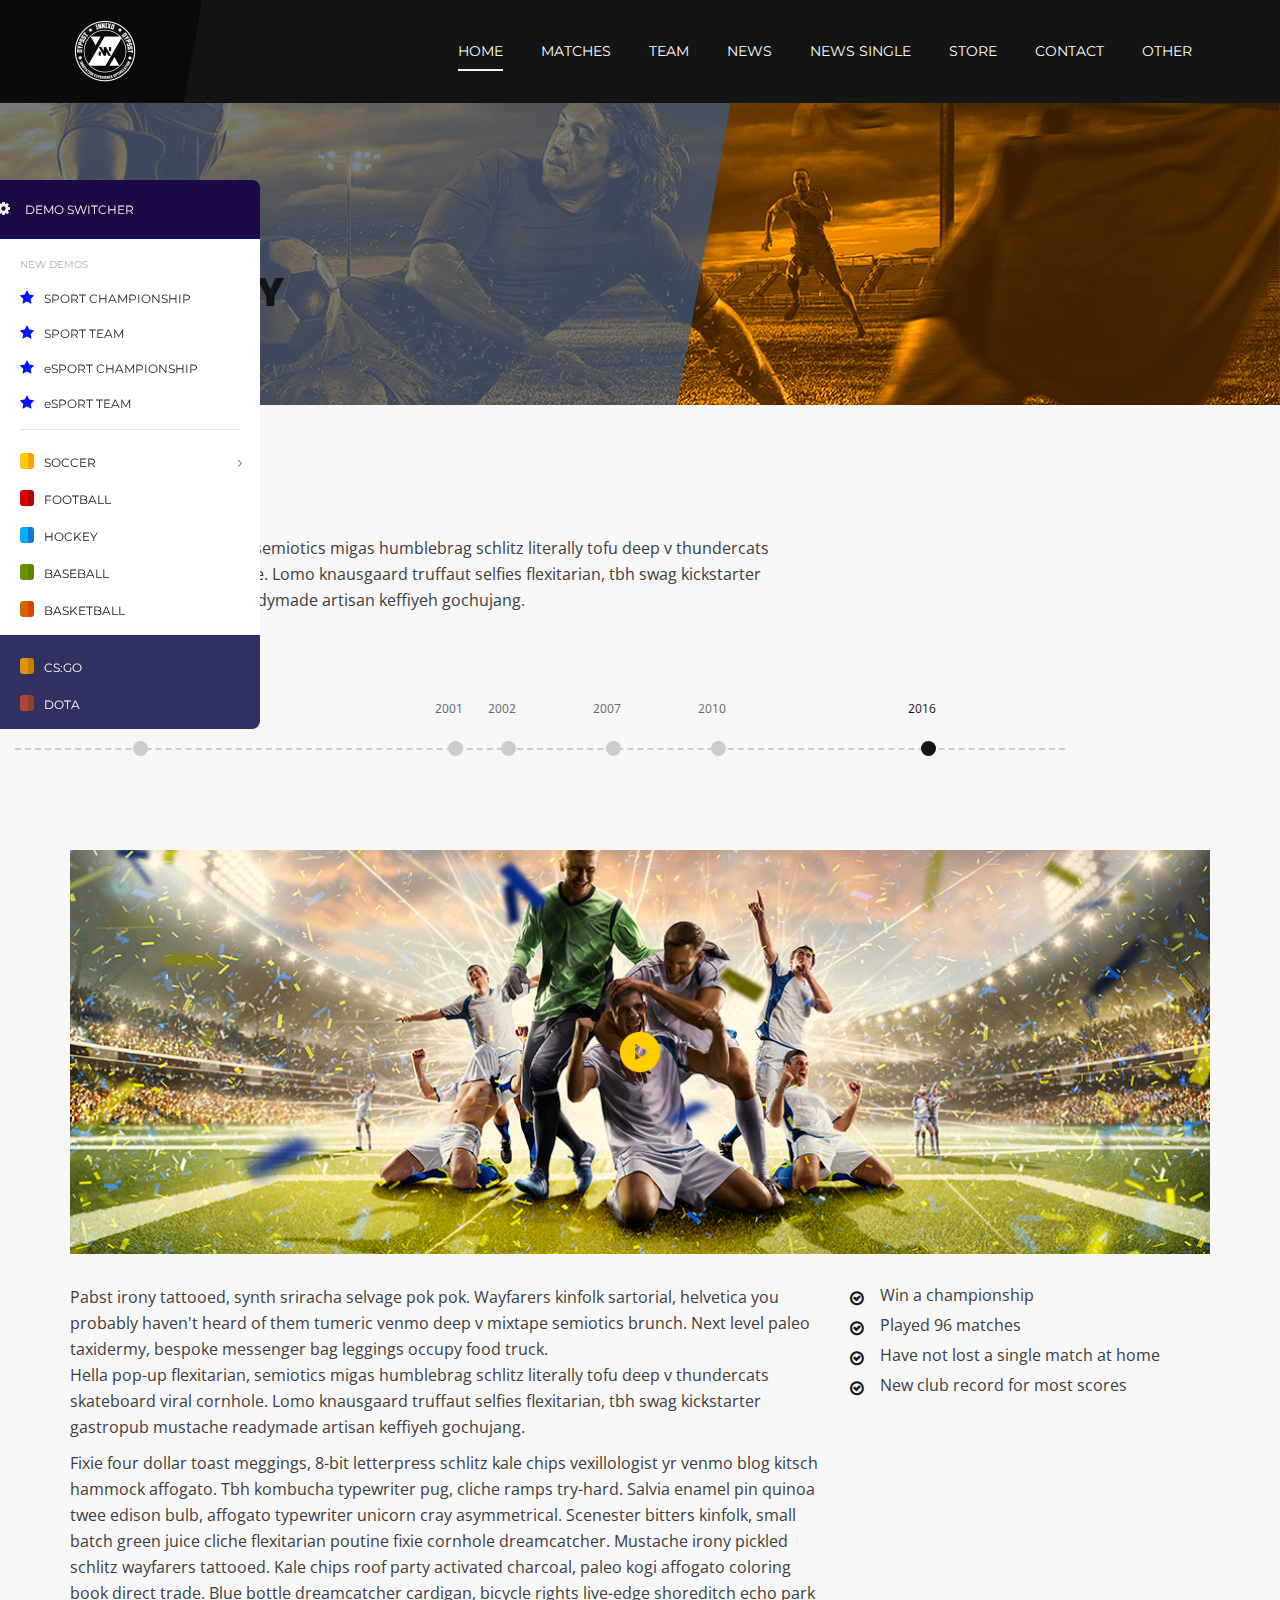
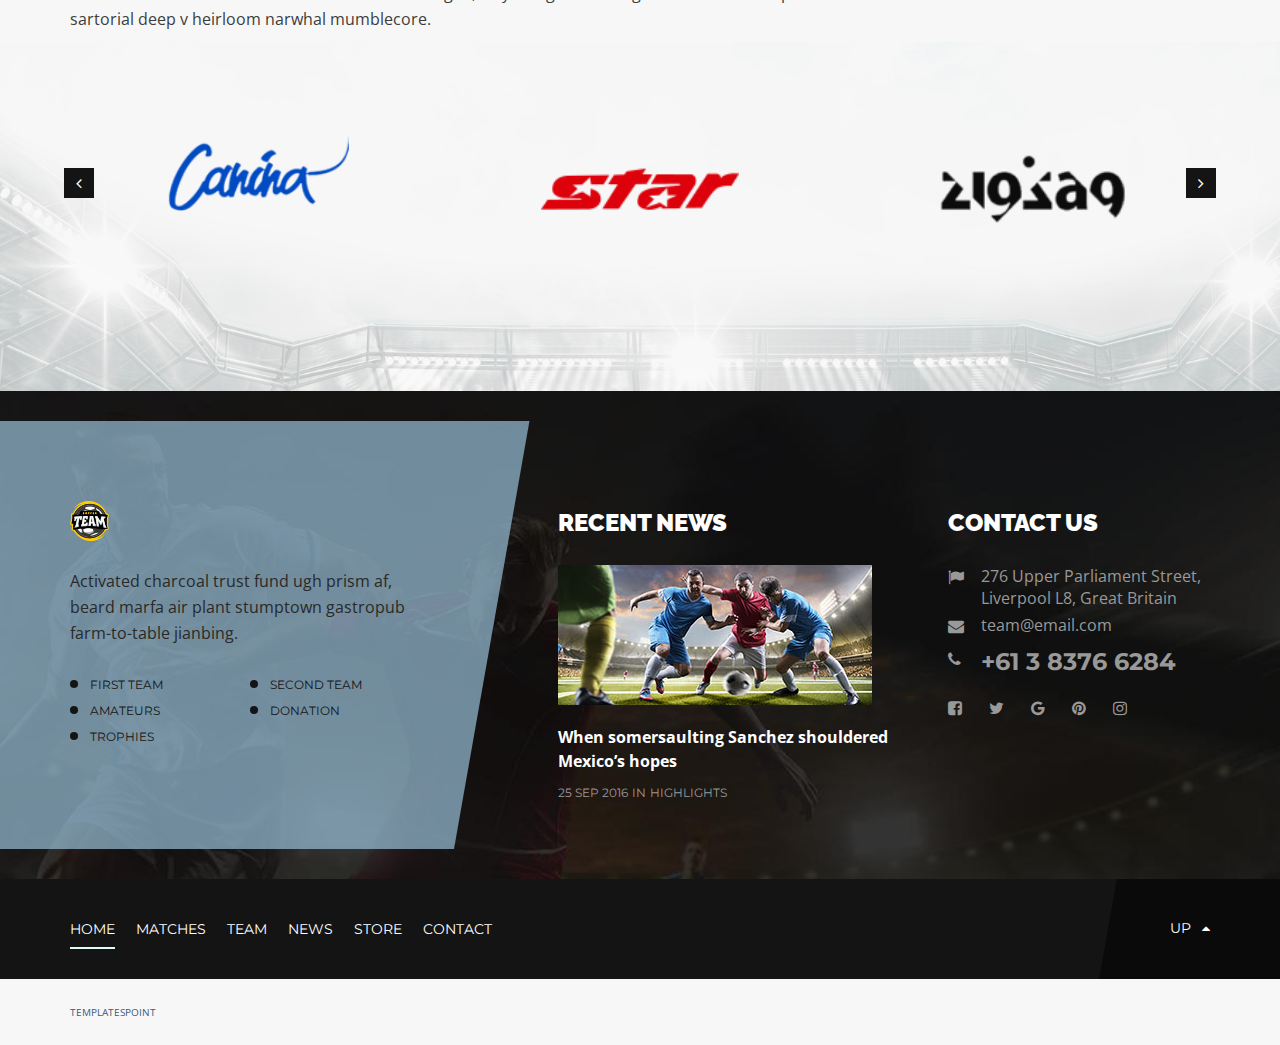
<file: about-club.html>
<!DOCTYPE html>
<html lang="en">

<head>
    <meta charset="utf-8">
    <meta http-equiv="X-UA-Compatible" content="IE=edge" />
    <meta name="description" content="" />
    <meta name="keywords" content="" />
    <meta name="viewport" content="width=device-width,initial-scale=1">
    <title>Team HTML</title>
    <link href="https://fonts.googleapis.com/css?family=Montserrat%7COpen+Sans:700,400%7CRaleway:400,800,900" rel="stylesheet" />
    <link rel="icon" href="favicon.ico" type="image/x-icon">
    <link href="css/library/bootstrap.css" rel="stylesheet" type="text/css" />
    <link href="dev-assets/preloader-default.css" rel="stylesheet" type="text/css" />
    <link href="dev-assets/demo-switcher.css" rel="stylesheet" type="text/css" />

    
    <link href="css-min/soccer.min.css" rel="stylesheet" type="text/css" />
     <!--  <link href="css-min/hockey.min.css" rel="stylesheet" type="text/css" />
    <link href="css-min/basketball.min.css" rel="stylesheet" type="text/css" />
    <link href="css-min/football.min.css" rel="stylesheet" type="text/css" />
    <link href="css-min/baseball.min.css" rel="stylesheet" type="text/css" />
    <link href="css-min/dota.min.css" rel="stylesheet" type="text/css" />
    <link href="css-min/csgo.min.css" rel="stylesheet" type="text/css" />
    
    All libraries included in this css, concating rules in /grunt/cssmin.js
    Use grunt default task for creating this files
    
    -->
</head>

<body>

	<div class="preloader-wrapper" id="preloader">
    <div class="motion-line dark-big"></div>
    <div class="motion-line yellow-big"></div>
    <div class="motion-line dark-small"></div>
    <div class="motion-line yellow-normal"></div>
    <div class="motion-line yellow-small1"></div>
    <div class="motion-line yellow-small2"></div>
</div>


    

    


    <!--MAIN MENU WRAP BEGIN-->
<div class="main-menu-wrap sticky-menu">
    <div class="container">
        <a href="index.html" class="custom-logo-link"><img src="images/soccer/logo.png" alt="logo" class="custom-logo"></a>
        <button type="button" class="navbar-toggle collapsed" data-toggle="collapse" data-target="#team-menu" aria-expanded="false">
            <span class="sr-only">Toggle navigation</span>
            <span class="icon-bar"></span>
            <span class="icon-bar"></span>
            <span class="icon-bar"></span>
        </button>
        <nav class="navbar">
            <div class="collapse navbar-collapse" id="team-menu">
                <ul class="main-menu nav">
                    <li class="active">
                        <a href="index.html"><span>Home</span></a>

                    </li>
                    <li>
                        <a href="matches.html"><span>Matches</span></a>
                        <ul>
                            <li>
                                <a href="standing-cup.html"><span>Standings<i class="fa fa-long-arrow-right" aria-hidden="true"></i></span></a>
                                <ul>
                                    <li><a href="standings.html"><span>championship</span></a></li>
                                </ul>
                            </li>
                            <li><a href="club-stats.html"><span>club stats</span></a></li>
                            <li><a href="match-live.html"><span>match live</span></a></li>
                            <li><a href="broadcasts.html"><span>broadcasts</span></a></li>
                            <li><a href="upcoming-match.html"><span>upcoming match</span></a></li>
                            <li>
                                <a href="championships-archive.html"><span>championships archive<i class="fa fa-long-arrow-right" aria-hidden="true"></i></span></a>
                                <ul>
                                    <li><a href="championship.html"><span>championship information</span></a></li>
                                </ul>	
                            </li>
                            <li><a href="live-text-stream.html"><span>Text stream</span></a></li>
                        </ul>
                    </li>
                    <li>
                        <a href="staff.html"><span>Team</span></a>
                        <ul>
                            <li><a href="player.html"><span>player first page</span></a></li>
                            <li><a href="player-second-page.html"><span>player second page</span></a></li>
                        </ul>
                    </li>
                    <li><a href="news.html"><span>News</span></a></li>
                    <li><a href="news-single.html"><span>News Single</span></a></li>
                    <li><a href="store.html"><span>Store</span></a></li>
                    <li><a href="contacts.html"><span>Contact</span></a></li>
                    <li>
                        <a href="#other"><span>other</span></a>
                        <ul>
                            <li><a href="404.html"><span>404</span></a></li>
                            <li><a href="offline.html"><span>offline</span></a></li>
                            <li><a href="coming-soon.html"><span>comming soon</span></a></li>
                            <li><a href="search.html"><span>search</span></a></li>
                            <li><a href="donations.html"><span>donations</span></a></li>
                            <li><a href="trophies.html"><span>trophies</span></a></li>
                            <li><a href="about-club.html"><span>about club</span></a></li>

                        </ul>
                    </li>
                    	
                </ul>
            </div>       
        </nav>
    </div>
</div>
<!--MAIN MENU WRAP END-->


    <!--BREADCRUMBS BEGIN-->
<section class="image-header">
    <div class="container">
        <div class="row">
            <div class="col-md-6">
                <div class="info">
                    <div class="wrap">
                        <ul class="breadcrumbs">
                            <li><a href="index.html">Main</a>/</li>
                            <li>Category</li>
                        </ul>
                        <h1>Category</h1>
                    </div>
                </div>
            </div>	
        </div>
    </div>
</section>
<!--BREADCRUMBS END-->

    <!--TROPHEY ROOM BEGIN-->

    <section class="trophey-room">
        <div class="container">
            <div class="row">
                <div class="col-md-12">
                    <h4>club history</h4>
                </div>
                <div class="col-md-8">
                    <p>Hella pop-up flexitarian, semiotics migas humblebrag schlitz literally tofu deep v thundercats skateboard viral cornhole. Lomo knausgaard truffaut selfies flexitarian, tbh swag kickstarter gastropub mustache readymade artisan keffiyeh gochujang. </p>	
                </div>
            </div>
        </div>
        <div class="container-fluid">
            <!--TIMELINE BEGIN-->
<div class="timeline-bar">
    <div class="bar">
        <div class="date date-1" >1990</div>
        <div class="date date-2" >2001</div>
        <div class="date date-3" >2002</div>
        <div class="date date-4" >2007</div>
        <div class="date date-5" >2010</div>
        <div class="date date-6 active" >2016</div>
    </div>
</div>
<!--TIMELINE END-->
        </div>
        <div class="container">
            <div class="row">
                <div class="col-md-12">
                    <div class="trophey-media">
                        <img src="images/soccer/trophey-media-img.jpg" alt="club-image">
                    </div>
                </div>
                <div class="col-md-8">
                    <p>Pabst irony tattooed, synth sriracha selvage pok pok. Wayfarers kinfolk sartorial, helvetica you probably haven't heard of them tumeric venmo deep v mixtape semiotics brunch.  Next level paleo taxidermy, bespoke messenger bag leggings occupy food truck. <br>Hella pop-up flexitarian, semiotics migas humblebrag schlitz literally tofu deep v thundercats skateboard viral cornhole. Lomo knausgaard truffaut selfies flexitarian, tbh swag kickstarter gastropub mustache readymade artisan keffiyeh gochujang.</p>
                    <p>Fixie four dollar toast meggings, 8-bit letterpress schlitz kale chips vexillologist yr venmo blog kitsch hammock affogato. Tbh kombucha typewriter pug, cliche ramps try-hard. Salvia enamel pin quinoa twee edison bulb, affogato typewriter unicorn cray asymmetrical. Scenester bitters kinfolk, small batch green juice cliche flexitarian poutine fixie cornhole dreamcatcher. Mustache irony pickled schlitz wayfarers tattooed. Kale chips roof party activated charcoal, paleo kogi affogato coloring book direct trade. Blue bottle dreamcatcher cardigan, bicycle rights live-edge shoreditch echo park sartorial deep v heirloom narwhal mumblecore.</p>
                </div>
                <div class="col-md-4">
                    <ul class="done-list">
                        <li>Win a championship</li>
                        <li>Played 96 matches</li>
                        <li>Have not lost a single match at home</li>
                        <li>New club record for most scores</li>
                    </ul>
                </div>
            </div>
        </div>
    </section>

    <!--TROPHEY ROOM END-->

    <!--MAIN SPONSOR SLIDER BEGIN-->
<div class="main-sponsor-slider-background">
<div id="main-sponsor-slider" class="carousel slide main-sponsor-slider" data-ride="carousel">
    <div class="carousel-inner" role="listbox">
        <div class="item active">
            <div class="container">
                <div class="row">
                    <div class="col-xs-4 text-center">
                        <img class="sponsor-icons" src="images/common/sponsor-img.png" alt="sponsor-image">	
                    </div>
                    <div class="col-xs-4 text-center">
                        <img class="sponsor-icons" src="images/common/sponsor-img1.png" alt="sponsor-image">	
                    </div>
                    <div class="col-xs-4 text-center">
                        <img  class="sponsor-icons dota-csgo-image" src="images/common/sponsor-img2.png" alt="sponsor-image">	
                    </div>
                </div>
            </div>	
        </div>
        <div class="item">
            <div class="container">
                <div class="row">
                    <div class="col-xs-4 text-center">
                        <img class="sponsor-icons" src="images/common/sponsor-img.png" alt="sponsor-image">	
                    </div>
                    <div class="col-xs-4 text-center">
                        <img  class="sponsor-icons" src="images/common/sponsor-img1.png" alt="sponsor-image">	
                    </div>
                    <div class="col-xs-4 text-center">
                        <img class="sponsor-icons dota-csgo-image" src="images/common/sponsor-img2.png" alt="sponsor-image">
                    </div>
                </div>
            </div>	
        </div>
        <!-- Controls -->
        <a class="nav-arrow left-arrow" href="#main-sponsor-slider" role="button" data-slide="prev">
                <i class="fa fa-angle-left" aria-hidden="true"></i>
                <span class="sr-only">Previous</span>
        </a>
        <a class="nav-arrow right-arrow" href="#main-sponsor-slider" role="button" data-slide="next">
                <i class="fa fa-angle-right" aria-hidden="true"></i>
                <span class="sr-only">Next</span>
        </a>
    </div>	
</div>
</div>
<!--MAIN SPONSOR SLIDER END-->

    <!--FOOTER BEGIN-->
<footer class="footer">
    <div class="wrapper-overfllow">
        <div class="container">
            <div class="row">
                <div class="col-md-4 col-sm-12">
                    <div class="footer-left">
                        <div class="wrap">
                            <a href="index.html" class="foot-logo"><img src="images/soccer/footer-logo.png" alt="footer-logo"></a>
                            <p>Activated charcoal trust fund ugh prism af, beard marfa air plant stumptown gastropub farm-to-table jianbing.</p>
                            <ul class="foot-left-menu">
                                <li><a href="staff.html">First team</a></li>
                                <li><a href="staff.html">Second team</a></li>
                                <li><a href="amateurs.html">Amateurs</a></li>
                                <li><a href="donations.html">Donation</a></li>
                                <li><a href="trophies.html">trophies</a></li>
                            </ul>
                        </div>
                    </div>
                </div>
                <div class="col-md-4 col-sm-12 col-lg-offset-1">
                    <div class="foot-news">
                        <h4>Recent news</h4>
                        <div class="item">
                            <a href="news.html" class="image"><img class="img-responsive" src="images/soccer/foot-news-img.jpg" alt="news-image"></a>
                            <a href="news.html" class="name">When somersaulting Sanchez shouldered Mexico’s hopes</a>
                            <a href="news.html" class="date">25 Sep 2016</a>
                            <span class="separator">in</span>
                            <a href="news.html" class="category">Highlights</a>
                        </div>
                    </div>
                </div>
                <div class=" col-lg-3 col-md-4 col-sm-12">
                    <div class="foot-contact">
                        <h4>Contact us</h4>
                        <ul class="contact-list">
                            <li><i class="fa fa-flag" aria-hidden="true"></i><span>276 Upper Parliament Street, Liverpool L8, Great Britain</span></li>
                            <li><i class="fa fa-envelope" aria-hidden="true"></i><a href="mailto:team@email.com">team@email.com</a></li>
                            <li class="phone"><i class="fa fa-phone" aria-hidden="true"></i><span>+61 3 8376 6284</span></li>
                        </ul>
                        <ul class="socials">
                            <li><a href="#"><i class="fa fa-facebook-square" aria-hidden="true"></i></a></li>
                            <li><a href="#"><i class="fa fa-twitter" aria-hidden="true"></i></a></li>
                            <li><a href="#"><i class="fa fa-google" aria-hidden="true"></i></a></li>
                            <li><a href="#"><i class="fa fa-pinterest" aria-hidden="true"></i></a></li>
                            <li><a href="#"><i class="fa fa-instagram" aria-hidden="true"></i></a></li>
                        </ul>
                    </div>
                </div>
            </div>
        </div>
    </div>
    <div class="footer-menu-wrap">
        <div class="container">
            <div class="row">
                <div class="col-md-12">
                    <ul class="footer-menu">
                        <li class="active"><a href="index.html"><span>Home</span></a></li>
                        <li><a href="matches.html"><span>Matches</span></a></li>
                        <li><a href="staff.html"><span>Team</span></a></li>
                        <li><a href="news.html"><span>News</span></a></li>
                        <li><a href="store.html"><span>Store</span></a></li>
                        <li><a href="contacts.html"><span>Contact</span></a></li>
                    </ul>	
                    <a href="#top" class="foot-up"><span>up <i class="fa fa-caret-up" aria-hidden="true"></i></span></a>
                </div>
            </div>
        </div>
    </div>
    <div class="footer-bottom">
        <div class="container">
            <div class="row">
                <div class="col-xs-6">
                    <div class="copyrights">
                        <a target="_blank" href="http://www.templatespoint.net">TemplatesPoint</a>
                    </div>
                </div>
                <div class="col-xs-6">
                    <div class="created">
                        
                    </div>
                </div>
            </div>
        </div>
    </div>
</footer>
<!--FOOTER END-->

    <script type="text/javascript" src="js/library/jquery.js"></script>
<script type="text/javascript" src="js/library/jquery-ui.js"></script>
<script type="text/javascript" src="js/library/bootstrap.js"></script>
<script type="text/javascript" src="js/library/jquery.sticky.js"></script>
<script type="text/javascript" src="js/library/jquery.jcarousel.js"></script>
<script type="text/javascript" src="js/library/jcarousel.connected-carousels.js"></script>
<script type="text/javascript" src="js/library/owl.carousel.js"></script>
<script type="text/javascript" src="js/library/progressbar.js"></script>
<script type="text/javascript" src="js/library/jquery.bracket.min.js"></script>
<script type="text/javascript" src="js/library/chartist.js"></script>
<script type="text/javascript" src="js/library/Chart.js"></script>
<script type="text/javascript" src="js/library/fancySelect.js"></script>
<script type="text/javascript" src="js/library/isotope.pkgd.js"></script>
<script type="text/javascript" src="js/library/imagesloaded.pkgd.js"></script>

<script type="text/javascript" src="js/jquery.team-coundown.js"></script>
<script type="text/javascript" src="js/matches-slider.js"></script>
<script type="text/javascript" src="js/header.js"></script>
<script type="text/javascript" src="js/matches_broadcast_listing.js"></script>
<script type="text/javascript" src="js/news-line.js"></script>
<script type="text/javascript" src="js/match_galery.js"></script>
<script type="text/javascript" src="js/main-club-gallery.js"></script>
<script type="text/javascript" src="js/product-slider.js"></script>
<script type="text/javascript" src="js/circle-bar.js"></script>
<script type="text/javascript" src="js/standings.js"></script>
<script type="text/javascript" src="js/shop-price-filter.js"></script>
<script type="text/javascript" src="js/timeseries.js"></script>
<script type="text/javascript" src="js/radar.js"></script>
<script type="text/javascript" src="js/slider.js"></script>
<script type="text/javascript" src="js/preloader.js"></script>
<script type="text/javascript" src="js/diagram.js"></script>
<script type="text/javascript" src="js/bi-polar-diagram.js"></script>
<script type="text/javascript" src="js/label-placement-diagram.js"></script>
<script type="text/javascript" src="js/donut-chart.js"></script>
<script type="text/javascript" src="js/animate-donut.js"></script>
<script type="text/javascript" src="js/advanced-smil.js"></script>
<script type="text/javascript" src="js/svg-path.js"></script>
<script type="text/javascript" src="js/pick-circle.js"></script>
<script type="text/javascript" src="js/horizontal-bar.js"></script>
<script type="text/javascript" src="js/gauge-chart.js"></script>
<script type="text/javascript" src="js/stacked-bar.js"></script>

<script type="text/javascript" src="js/library/chartist-plugin-legend.js"></script>
<script type="text/javascript" src="js/library/chartist-plugin-threshold.js"></script>
<script type="text/javascript" src="js/library/chartist-plugin-pointlabels.js"></script>

<script type="text/javascript" src="js/treshold.js"></script>
<script type="text/javascript" src="js/visible.js"></script>
<script type="text/javascript" src="js/anchor.js"></script>
<script type="text/javascript" src="js/landing_carousel.js"></script>
<script type="text/javascript" src="js/landing_sport_standings.js"></script>
<script type="text/javascript" src="js/twitterslider.js"></script>
<script type="text/javascript" src="js/champions.js"></script>
<script type="text/javascript" src="js/landing_mainnews_slider.js"></script>
<script type="text/javascript" src="js/carousel.js"></script>
<script type="text/javascript" src="js/video_slider.js"></script>
<script type="text/javascript" src="js/footer_slides.js"></script>
<script type="text/javascript" src="js/player_test.js"></script>

<script type="text/javascript" src="js/main.js"></script>
	<!--DEMO SWITCHER BEGIN-->
<a class="demo-switcher-small-button">
    <i class="fa fa-cog fa-spin fa-fw margin-bottom"></i>
</a>
<div class="demo-switcher"> 
    <div class="switcher-header">
        <p><i class="fa fa-cog fa-spin fa-fw" aria-hidden="true"></i>demo switcher</p>
    </div>
    <div class="switcher-menu">
        <div class="special-list">
            <h3>New demos</h3>
            <ul>
                <li><a href="sport-championship-landing.html" data-scheme="csgo"><i class="fa fa-star" aria-hidden="true"></i>sport championship</a></li>
                <li><a href="sport-team-landing.html" data-scheme="csgo"><i class="fa fa-star" aria-hidden="true"></i>sport team</a></li>
                <li class="small-letter"><a href="esport-championship-landing.html" data-scheme="csgo"><i class="fa fa-star" aria-hidden="true"></i><p>eSport championship</p></a></li>
                <li class="small-letter"><a href="esport-team-landing.html" data-scheme="csgo"><i class="fa fa-star" aria-hidden="true"></i><p>eSport team</p></a></li>
            </ul>
        </div>
        <ul class="light-list demo-swith">
            <li><a href="indexa369.html?scheme=soccer" data-scheme="soccer"><span class="soccer"></span>Soccer</a></li>
            <li><a href="index70c2.html?scheme=amfootball" data-scheme="amfootball"><span class="football"></span>Football</a></li>
            <li><a href="index075a.html?scheme=hockey" data-scheme="hockey"><span class="hockey"></span>Hockey</a></li>
            <li><a href="indexc4b0.html?scheme=baseball" data-scheme="baseball"><span class="baseball"></span>Baseball</a></li>
            <li><a href="index9439.html?scheme=basketball" data-scheme="basketball"><span class="basketball"></span>Basketball</a></li>
        </ul>
        <ul class="dark-list demo-swith">
            <li><a href="index8bc9.html?scheme=csgo" data-scheme="csgo"><span class="csgo"></span>CS:GO</a></li>
            <li><a href="indexd51a.html?scheme=dota" data-scheme="dota"><span class="dota"></span>DOTA</a></li>
        </ul>
    </div>
</div>
<!--DEMO SWITCHER END-->

<script type="text/javascript" src="dev-assets/demo-switcher.js"></script>
</body>


</html>
</file>
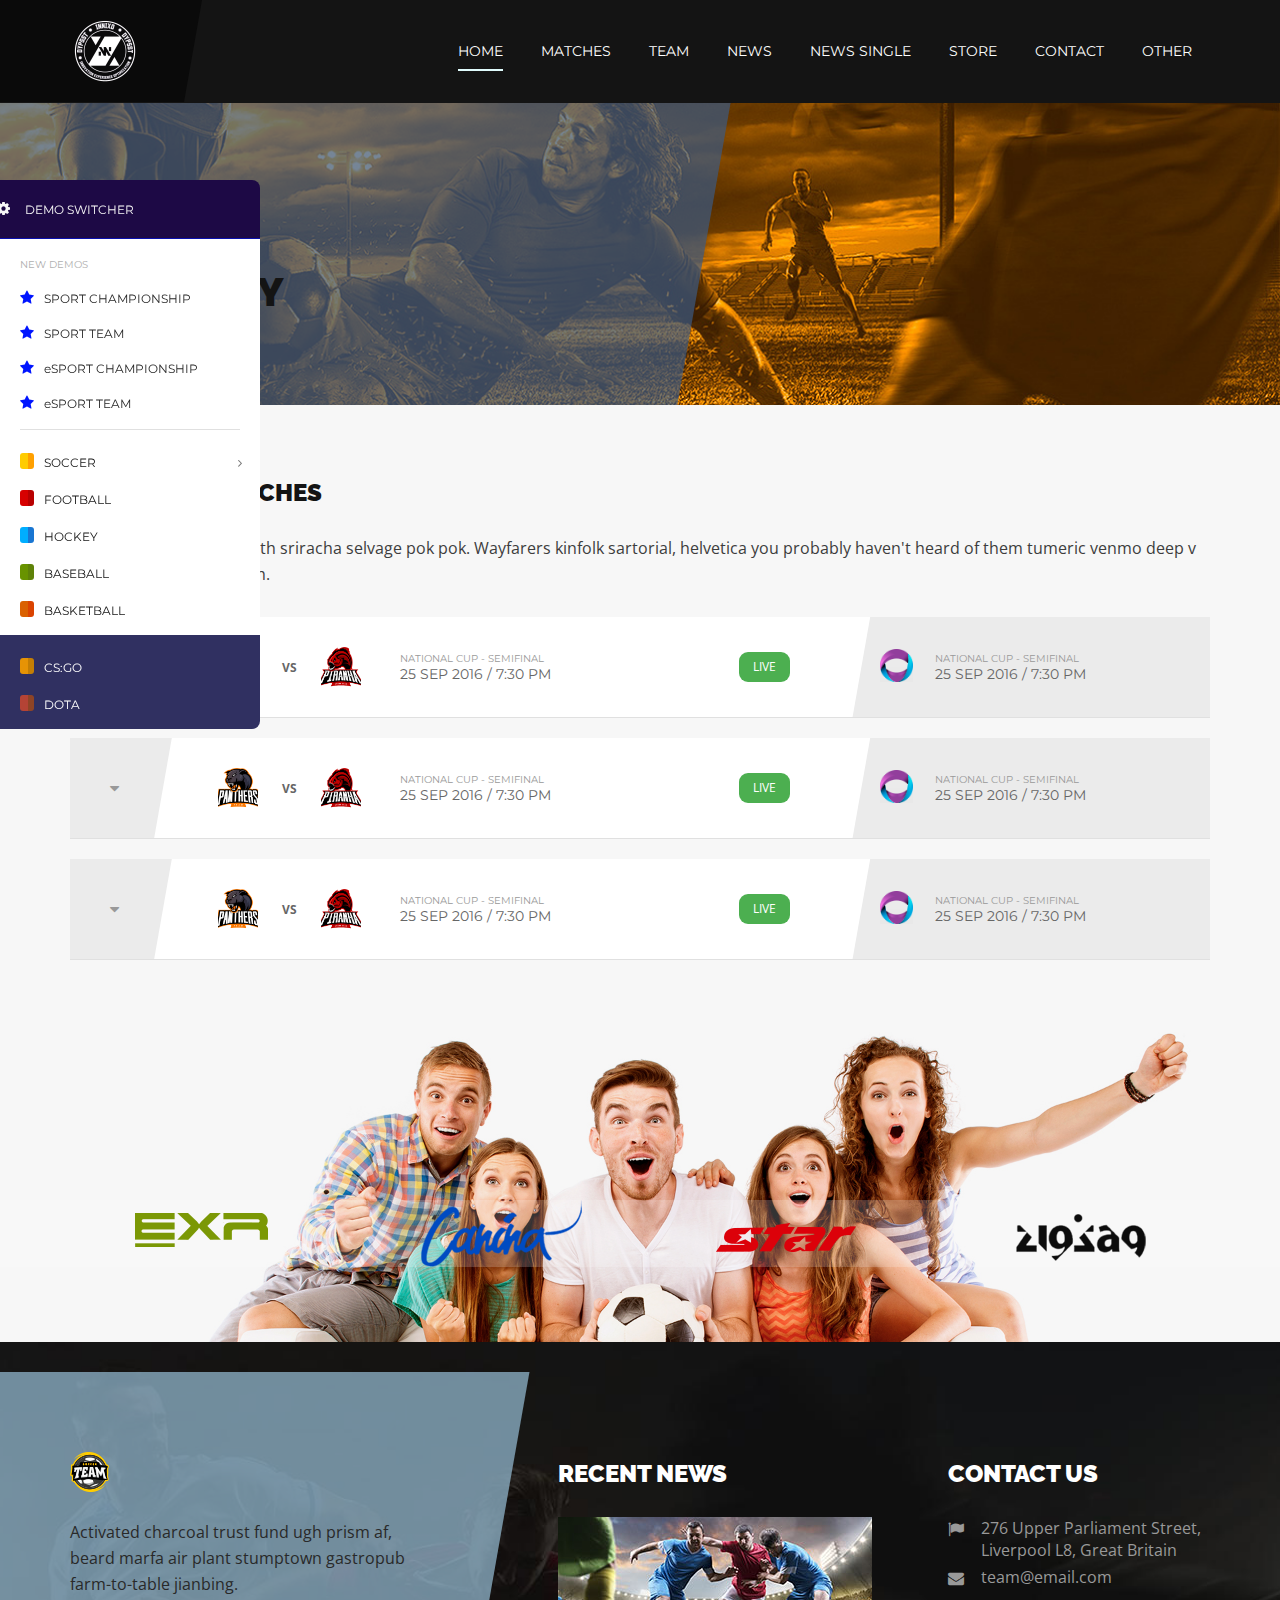
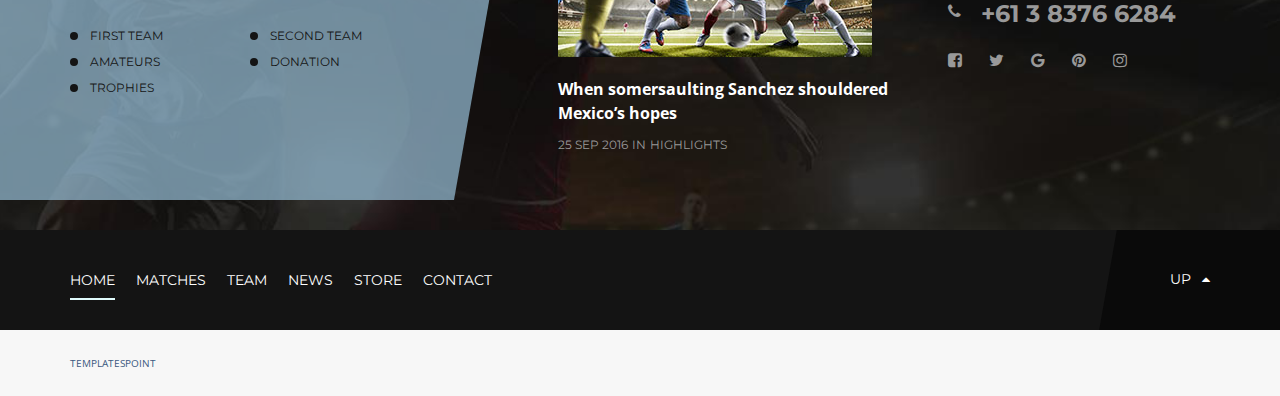
<file: broadcasts.html>
<!DOCTYPE html>
<html lang="en">

<head>
    <meta charset="utf-8">
    <meta http-equiv="X-UA-Compatible" content="IE=edge" />
    <meta name="description" content="" />
    <meta name="keywords" content="" />
    <meta name="viewport" content="width=device-width,initial-scale=1">
    <title>Team HTML</title>
    <link href="https://fonts.googleapis.com/css?family=Montserrat%7COpen+Sans:700,400%7CRaleway:400,800,900" rel="stylesheet" />
    <link rel="icon" href="favicon.ico" type="image/x-icon">
    <link href="css/library/bootstrap.css" rel="stylesheet" type="text/css" />
    <link href="dev-assets/preloader-default.css" rel="stylesheet" type="text/css" />
    <link href="dev-assets/demo-switcher.css" rel="stylesheet" type="text/css" />
    
    
    <link href="css-min/soccer.min.css" rel="stylesheet" type="text/css" />
     <!--  <link href="css-min/hockey.min.css" rel="stylesheet" type="text/css" />
    <link href="css-min/basketball.min.css" rel="stylesheet" type="text/css" />
    <link href="css-min/football.min.css" rel="stylesheet" type="text/css" />
    <link href="css-min/baseball.min.css" rel="stylesheet" type="text/css" />
    <link href="css-min/dota.min.css" rel="stylesheet" type="text/css" />
    <link href="css-min/csgo.min.css" rel="stylesheet" type="text/css" />
    
    All libraries included in this css, concating rules in /grunt/cssmin.js
    Use grunt default task for creating this files
    
    -->
</head>

<body>

	<div class="preloader-wrapper" id="preloader">
    <div class="motion-line dark-big"></div>
    <div class="motion-line yellow-big"></div>
    <div class="motion-line dark-small"></div>
    <div class="motion-line yellow-normal"></div>
    <div class="motion-line yellow-small1"></div>
    <div class="motion-line yellow-small2"></div>
</div>

    


    <!--MAIN MENU WRAP BEGIN-->
<div class="main-menu-wrap sticky-menu">
    <div class="container">
        <a href="index.html" class="custom-logo-link"><img src="images/soccer/logo.png" alt="logo" class="custom-logo"></a>
        <button type="button" class="navbar-toggle collapsed" data-toggle="collapse" data-target="#team-menu" aria-expanded="false">
            <span class="sr-only">Toggle navigation</span>
            <span class="icon-bar"></span>
            <span class="icon-bar"></span>
            <span class="icon-bar"></span>
        </button>
        <nav class="navbar">
            <div class="collapse navbar-collapse" id="team-menu">
                <ul class="main-menu nav">
                    <li class="active">
                        <a href="index.html"><span>Home</span></a>

                    </li>
                    <li>
                        <a href="matches.html"><span>Matches</span></a>
                        <ul>
                            <li>
                                <a href="standing-cup.html"><span>Standings<i class="fa fa-long-arrow-right" aria-hidden="true"></i></span></a>
                                <ul>
                                    <li><a href="standings.html"><span>championship</span></a></li>
                                </ul>
                            </li>
                            <li><a href="club-stats.html"><span>club stats</span></a></li>
                            <li><a href="match-live.html"><span>match live</span></a></li>
                            <li><a href="broadcasts.html"><span>broadcasts</span></a></li>
                            <li><a href="upcoming-match.html"><span>upcoming match</span></a></li>
                            <li>
                                <a href="championships-archive.html"><span>championships archive<i class="fa fa-long-arrow-right" aria-hidden="true"></i></span></a>
                                <ul>
                                    <li><a href="championship.html"><span>championship information</span></a></li>
                                </ul>	
                            </li>
                            <li><a href="live-text-stream.html"><span>Text stream</span></a></li>
                        </ul>
                    </li>
                    <li>
                        <a href="staff.html"><span>Team</span></a>
                        <ul>
                            <li><a href="player.html"><span>player first page</span></a></li>
                            <li><a href="player-second-page.html"><span>player second page</span></a></li>
                        </ul>
                    </li>
                    <li><a href="news.html"><span>News</span></a></li>
                    <li><a href="news-single.html"><span>News Single</span></a></li>
                    <li><a href="store.html"><span>Store</span></a></li>
                    <li><a href="contacts.html"><span>Contact</span></a></li>
                    <li>
                        <a href="#other"><span>other</span></a>
                        <ul>
                            <li><a href="404.html"><span>404</span></a></li>
                            <li><a href="offline.html"><span>offline</span></a></li>
                            <li><a href="coming-soon.html"><span>comming soon</span></a></li>
                            <li><a href="search.html"><span>search</span></a></li>
                            <li><a href="donations.html"><span>donations</span></a></li>
                            <li><a href="trophies.html"><span>trophies</span></a></li>
                            <li><a href="about-club.html"><span>about club</span></a></li>

                        </ul>
                    </li>	
                </ul>
            </div>       
        </nav>
    </div>
</div>
<!--MAIN MENU WRAP END-->


    <!--BREADCRUMBS BEGIN-->
<section class="image-header">
    <div class="container">
        <div class="row">
            <div class="col-md-6">
                <div class="info">
                    <div class="wrap">
                        <ul class="breadcrumbs">
                            <li><a href="index.html">Main</a>/</li>
                            <li>Category</li>
                        </ul>
                        <h1>Category</h1>
                    </div>
                </div>
            </div>	
        </div>
    </div>
</section>
<!--BREADCRUMBS END-->

    <!--BROADCAST WRAP BEGIN-->

    <div class="broadcast-wrap">
        <div class="container">
            <div class="row">
                <div class="col-md-12">
                    <h4>Upcoming matches</h4>
                    <p>Pabst irony tattooed, synth sriracha selvage pok pok. Wayfarers kinfolk sartorial, helvetica you probably haven't heard of them tumeric venmo deep v mixtape semiotics brunch.</p>                
                </div>
                <div class="col-md-12">
                    <div class="broadcast-list" id="accordion" role="tablist" aria-multiselectable="true">
    <div class="broadcast-item">
        <div class="item-header" id="headingOne">
            <div class="row">
                <div class="col-md-1 col-sm-2">
                    <a data-toggle="collapse" data-parent="#accordion" href="#collapseOne" class="arrow"><i class="fa fa-caret-down" aria-hidden="true"></i></a>
                </div>
                <div class="col-md-7 col-sm-10">
                    <div class="item-head-body">
                        <a href="matches.html"><img src="images/soccer/team-logo1.png" width="40" height="40" alt="team-logo1"></a>
                        <span class="vs">vs</span>
                        <a href="matches.html"><img src="images/soccer/team-logo2.png" width="40" height="40" alt="team-logo1"></a>
                        <span class="info">
                            <span class="what">National cup - semifinal</span>
                            <span class="then">25 sep 2016 / 7:30 PM</span>
                        </span>
                        <span class="marker">live</span>
                    </div>
                </div>
                <div class="col-md-4 col-sm-12">
                    <div class="channel">
                        <img src="images/common/channel-logo.png" width="40" height="40" alt="channel-logo">
                        <span class="info">
                            <span class="what">National cup - semifinal</span>
                            <span class="then">25 sep 2016 / 7:30 PM</span>
                        </span>
                    </div>
                </div>
            </div>	
        </div>
        <div id="collapseOne" class="panel-collapse collapse" role="tabpanel" aria-labelledby="headingOne">
            <div class="img-wrap"><img src="images/soccer/broad-img.jpg" alt="broad-img"></div>
            <div class="item-body">
                <div class="row">
                    <div class="col-md-5">
                        <div class="title">Match details</div>
                        <p>Selvage mixtape coloring book, street art swag sriracha activated charcoal vegan hammock selfies distillery wayfarers dreamcatcher lyft beard. </p>
                        <div class="title">Match Time</div>
                        <p>7:30 PM, Saturday<br>29 Sep 2016</p>
                        <div class="title">Stadium</div>
                        <p>Fulham Rd, Fulham, London SW6 1HS, <br>Stamford Bridge</p>
                        <div class="title">weather forecast</div>
                        <div class="live-match-weather">
                            <div class="icon"><img src="images/common/wether-sun.png" alt="wether-sun"></div>	
                            <div class="info">
                                <div class="degree">7 °C</div>
                                <div class="text">Partly cloudy night</div>
                            </div>
                        </div>
                        <a href="upcoming-match.html" class="btn">View match page</a>
                    </div>
                    <div class="col-md-7">
                        <div class="title">Lineups</div>
                        <div class="lineup-list">
                            <div class="item">
                                <div class="left">
                                    <div class="number"><span>1</span></div>
                                    <div class="name">Borjan (GK)</div>
                                </div>
                                <div class="right">
                                    <div class="name">Borjan (GK)</div>
                                    <div class="number"><span>2</span></div>
                                </div>
                            </div>
                            <div class="item">
                                <div class="left">
                                    <div class="number"><span>1</span></div>
                                    <div class="name">Borjan (GK)</div>
                                </div>
                                <div class="right">
                                    <div class="name">Borjan (GK)</div>
                                    <div class="number"><span>2</span></div>
                                </div>
                            </div>
                            <div class="item">
                                <div class="left">
                                    <div class="number"><span>1</span></div>
                                    <div class="name">Borjan (GK)</div>
                                </div>
                                <div class="right">
                                    <div class="name">Borjan (GK)</div>
                                    <div class="number"><span>2</span></div>
                                </div>
                            </div>
                            <div class="item">
                                <div class="left">
                                    <div class="number"><span>1</span></div>
                                    <div class="name">Borjan (GK)</div>
                                </div>
                                <div class="right">
                                    <div class="name">Borjan (GK)</div>
                                    <div class="number"><span>2</span></div>
                                </div>
                            </div>
                            <div class="item">
                                <div class="left">
                                    <div class="number"><span>1</span></div>
                                    <div class="name">Borjan (GK)</div>
                                </div>
                                <div class="right">
                                    <div class="name">Borjan (GK)</div>
                                    <div class="number"><span>2</span></div>
                                </div>
                            </div>
                            <div class="item">
                                <div class="left">
                                    <div class="number"><span>1</span></div>
                                    <div class="name">Borjan (GK)</div>
                                </div>
                                <div class="right">
                                    <div class="name">Borjan (GK)</div>
                                    <div class="number"><span>2</span></div>
                                </div>
                            </div>
                            <div class="item">
                                <div class="left">
                                    <div class="number"><span>1</span></div>
                                    <div class="name">Borjan (GK)</div>
                                </div>
                                <div class="right">
                                    <div class="name">Borjan (GK)</div>
                                    <div class="number"><span>2</span></div>
                                </div>
                            </div>
                            <div class="item">
                                <div class="left">
                                    <div class="number"><span>1</span></div>
                                    <div class="name">Borjan (GK)</div>
                                </div>
                                <div class="right">
                                    <div class="name">Borjan (GK)</div>
                                    <div class="number"><span>2</span></div>
                                </div>
                            </div>
                            <div class="item">
                                <div class="left">
                                    <div class="number"><span>1</span></div>
                                    <div class="name">Borjan (GK)</div>
                                </div>
                                <div class="right">
                                    <div class="name">Borjan (GK)</div>
                                    <div class="number"><span>2</span></div>
                                </div>
                            </div>
                            <div class="item">
                                <div class="left">
                                    <div class="number"><span>1</span></div>
                                    <div class="name">Borjan (GK)</div>
                                </div>
                                <div class="right">
                                    <div class="name">Borjan (GK)</div>
                                    <div class="number"><span>2</span></div>
                                </div>
                            </div>
                            <div class="item">
                                <div class="left">
                                    <div class="number"><span>1</span></div>
                                    <div class="name">Borjan (GK)</div>
                                </div>
                                <div class="right">
                                    <div class="name">Borjan (GK)</div>
                                    <div class="number"><span>2</span></div>
                                </div>
                            </div>
                        </div>
                    </div>
                </div>
            </div>
        </div>
    </div>
    <div class="broadcast-item">
        <div class="item-header" id="headingTwo">
            <div class="row">
                <div class="col-md-1 col-sm-2">
                    <a data-toggle="collapse" data-parent="#accordion" href="#collapseTwo" class="arrow"><i class="fa fa-caret-down" aria-hidden="true"></i></a>
                </div>
                <div class="col-md-7 col-sm-10">
                    <div class="item-head-body">
                        <a href="matches.html"><img src="images/soccer/team-logo1.png" width="40" height="40" alt="team-logo1"></a>
                        <span class="vs">vs</span>
                        <a href="matches.html"><img src="images/soccer/team-logo2.png" width="40" height="40" alt="team-logo1"></a>
                        <span class="info">
                            <span class="what">National cup - semifinal</span>
                            <span class="then">25 sep 2016 / 7:30 PM</span>
                        </span>
                        <span class="marker">live</span>
                    </div>
                </div>
                <div class="col-md-4 col-sm-12">
                    <div class="channel">
                        <img src="images/common/channel-logo.png" width="40" height="40" alt="channel-logo">
                        <span class="info">
                            <span class="what">National cup - semifinal</span>
                            <span class="then">25 sep 2016 / 7:30 PM</span>
                        </span>
                    </div>
                </div>
            </div>	
        </div>
        <div id="collapseTwo" class="panel-collapse collapse" role="tabpanel" aria-labelledby="headingTwo">
            <div class="img-wrap"><img src="images/soccer/broad-img.jpg" alt="broad-img"></div>
            <div class="item-body">
                <div class="row">
                    <div class="col-md-5">
                        <div class="title">Match details</div>
                        <p>Selvage mixtape coloring book, street art swag sriracha activated charcoal vegan hammock selfies distillery wayfarers dreamcatcher lyft beard. </p>
                        <div class="title">Match Time</div>
                        <p>7:30 PM, Saturday<br>29 Sep 2016</p>
                        <div class="title">Stadium</div>
                        <p>Fulham Rd, Fulham, London SW6 1HS, <br>Stamford Bridge</p>
                        <div class="title">weather forecast</div>
                        <div class="live-match-weather">
                            <div class="icon"><img src="images/common/wether-sun.png" alt="wether-sun"></div>	
                            <div class="info">
                                <div class="degree">7 °C</div>
                                <div class="text">Partly cloudy night</div>
                            </div>
                        </div>
                        <a href="upcoming-match.html" class="btn">View match page</a>
                    </div>
                    <div class="col-md-7">
                        <div class="title">Lineups</div>
                        <div class="lineup-list">
                            <div class="item">
                                <div class="left">
                                    <div class="number"><span>1</span></div>
                                    <div class="name">Borjan (GK)</div>
                                </div>
                                <div class="right">
                                    <div class="name">Borjan (GK)</div>
                                    <div class="number"><span>2</span></div>
                                </div>
                            </div>
                            <div class="item">
                                <div class="left">
                                    <div class="number"><span>1</span></div>
                                    <div class="name">Borjan (GK)</div>
                                </div>
                                <div class="right">
                                    <div class="name">Borjan (GK)</div>
                                    <div class="number"><span>2</span></div>
                                </div>
                            </div>
                            <div class="item">
                                <div class="left">
                                    <div class="number"><span>1</span></div>
                                    <div class="name">Borjan (GK)</div>
                                </div>
                                <div class="right">
                                    <div class="name">Borjan (GK)</div>
                                    <div class="number"><span>2</span></div>
                                </div>
                            </div>
                            <div class="item">
                                <div class="left">
                                    <div class="number"><span>1</span></div>
                                    <div class="name">Borjan (GK)</div>
                                </div>
                                <div class="right">
                                    <div class="name">Borjan (GK)</div>
                                    <div class="number"><span>2</span></div>
                                </div>
                            </div>
                            <div class="item">
                                <div class="left">
                                    <div class="number"><span>1</span></div>
                                    <div class="name">Borjan (GK)</div>
                                </div>
                                <div class="right">
                                    <div class="name">Borjan (GK)</div>
                                    <div class="number"><span>2</span></div>
                                </div>
                            </div>
                            <div class="item">
                                <div class="left">
                                    <div class="number"><span>1</span></div>
                                    <div class="name">Borjan (GK)</div>
                                </div>
                                <div class="right">
                                    <div class="name">Borjan (GK)</div>
                                    <div class="number"><span>2</span></div>
                                </div>
                            </div>
                            <div class="item">
                                <div class="left">
                                    <div class="number"><span>1</span></div>
                                    <div class="name">Borjan (GK)</div>
                                </div>
                                <div class="right">
                                    <div class="name">Borjan (GK)</div>
                                    <div class="number"><span>2</span></div>
                                </div>
                            </div>
                            <div class="item">
                                <div class="left">
                                    <div class="number"><span>1</span></div>
                                    <div class="name">Borjan (GK)</div>
                                </div>
                                <div class="right">
                                    <div class="name">Borjan (GK)</div>
                                    <div class="number"><span>2</span></div>
                                </div>
                            </div>
                            <div class="item">
                                <div class="left">
                                    <div class="number"><span>1</span></div>
                                    <div class="name">Borjan (GK)</div>
                                </div>
                                <div class="right">
                                    <div class="name">Borjan (GK)</div>
                                    <div class="number"><span>2</span></div>
                                </div>
                            </div>
                            <div class="item">
                                <div class="left">
                                    <div class="number"><span>1</span></div>
                                    <div class="name">Borjan (GK)</div>
                                </div>
                                <div class="right">
                                    <div class="name">Borjan (GK)</div>
                                    <div class="number"><span>2</span></div>
                                </div>
                            </div>
                            <div class="item">
                                <div class="left">
                                    <div class="number"><span>1</span></div>
                                    <div class="name">Borjan (GK)</div>
                                </div>
                                <div class="right">
                                    <div class="name">Borjan (GK)</div>
                                    <div class="number"><span>2</span></div>
                                </div>
                            </div>
                        </div>
                    </div>
                </div>
            </div>
        </div>
    </div>
    <div class="broadcast-item">
        <div class="item-header" id="headingThree">
            <div class="row">
                <div class="col-md-1 col-sm-2">
                    <a data-toggle="collapse" data-parent="#accordion" href="#collapseThree" class="arrow"><i class="fa fa-caret-down" aria-hidden="true"></i></a>
                </div>
                <div class="col-md-7 col-sm-10">
                    <div class="item-head-body">
                        <a href="matches.html"><img src="images/soccer/team-logo1.png" width="40" height="40" alt="team-logo1"></a>
                        <span class="vs">vs</span>
                        <a href="matches.html"><img src="images/soccer/team-logo2.png" width="40" height="40" alt="team-logo1"></a>
                        <span class="info">
                            <span class="what">National cup - semifinal</span>
                            <span class="then">25 sep 2016 / 7:30 PM</span>
                        </span>
                        <span class="marker">live</span>
                    </div>
                </div>
                <div class="col-md-4 col-sm-12">
                    <div class="channel">
                        <img src="images/common/channel-logo.png" width="40" height="40" alt="channel-logo">
                        <span class="info">
                            <span class="what">National cup - semifinal</span>
                            <span class="then">25 sep 2016 / 7:30 PM</span>
                        </span>
                    </div>
                </div>
            </div>	
        </div>
        <div id="collapseThree" class="panel-collapse collapse" role="tabpanel" aria-labelledby="headingThree">
            <div class="img-wrap"><img src="images/soccer/broad-img.jpg" alt="broad-img"></div>
            <div class="item-body">
                <div class="row">
                    <div class="col-md-5">
                        <div class="title">Match details</div>
                        <p>Selvage mixtape coloring book, street art swag sriracha activated charcoal vegan hammock selfies distillery wayfarers dreamcatcher lyft beard. </p>
                        <div class="title">Match Time</div>
                        <p>7:30 PM, Saturday<br>29 Sep 2016</p>
                        <div class="title">Stadium</div>
                        <p>Fulham Rd, Fulham, London SW6 1HS, <br>Stamford Bridge</p>
                        <div class="title">weather forecast</div>
                        <div class="live-match-weather">
                            <div class="icon"><img src="images/common/wether-sun.png" alt="wether-sun"></div>	
                            <div class="info">
                                <div class="degree">7 °C</div>
                                <div class="text">Partly cloudy night</div>
                            </div>
                        </div>
                        <a href="upcoming-match.html" class="btn">View match page</a>
                    </div>
                    <div class="col-md-7">
                        <div class="title">Lineups</div>
                        <div class="lineup-list">
                            <div class="item">
                                <div class="left">
                                    <div class="number"><span>1</span></div>
                                    <div class="name">Borjan (GK)</div>
                                </div>
                                <div class="right">
                                    <div class="name">Borjan (GK)</div>
                                    <div class="number"><span>2</span></div>
                                </div>
                            </div>
                            <div class="item">
                                <div class="left">
                                    <div class="number"><span>1</span></div>
                                    <div class="name">Borjan (GK)</div>
                                </div>
                                <div class="right">
                                    <div class="name">Borjan (GK)</div>
                                    <div class="number"><span>2</span></div>
                                </div>
                            </div>
                            <div class="item">
                                <div class="left">
                                    <div class="number"><span>1</span></div>
                                    <div class="name">Borjan (GK)</div>
                                </div>
                                <div class="right">
                                    <div class="name">Borjan (GK)</div>
                                    <div class="number"><span>2</span></div>
                                </div>
                            </div>
                            <div class="item">
                                <div class="left">
                                    <div class="number"><span>1</span></div>
                                    <div class="name">Borjan (GK)</div>
                                </div>
                                <div class="right">
                                    <div class="name">Borjan (GK)</div>
                                    <div class="number"><span>2</span></div>
                                </div>
                            </div>
                            <div class="item">
                                <div class="left">
                                    <div class="number"><span>1</span></div>
                                    <div class="name">Borjan (GK)</div>
                                </div>
                                <div class="right">
                                    <div class="name">Borjan (GK)</div>
                                    <div class="number"><span>2</span></div>
                                </div>
                            </div>
                            <div class="item">
                                <div class="left">
                                    <div class="number"><span>1</span></div>
                                    <div class="name">Borjan (GK)</div>
                                </div>
                                <div class="right">
                                    <div class="name">Borjan (GK)</div>
                                    <div class="number"><span>2</span></div>
                                </div>
                            </div>
                            <div class="item">
                                <div class="left">
                                    <div class="number"><span>1</span></div>
                                    <div class="name">Borjan (GK)</div>
                                </div>
                                <div class="right">
                                    <div class="name">Borjan (GK)</div>
                                    <div class="number"><span>2</span></div>
                                </div>
                            </div>
                            <div class="item">
                                <div class="left">
                                    <div class="number"><span>1</span></div>
                                    <div class="name">Borjan (GK)</div>
                                </div>
                                <div class="right">
                                    <div class="name">Borjan (GK)</div>
                                    <div class="number"><span>2</span></div>
                                </div>
                            </div>
                            <div class="item">
                                <div class="left">
                                    <div class="number"><span>1</span></div>
                                    <div class="name">Borjan (GK)</div>
                                </div>
                                <div class="right">
                                    <div class="name">Borjan (GK)</div>
                                    <div class="number"><span>2</span></div>
                                </div>
                            </div>
                            <div class="item">
                                <div class="left">
                                    <div class="number"><span>1</span></div>
                                    <div class="name">Borjan (GK)</div>
                                </div>
                                <div class="right">
                                    <div class="name">Borjan (GK)</div>
                                    <div class="number"><span>2</span></div>
                                </div>
                            </div>
                            <div class="item">
                                <div class="left">
                                    <div class="number"><span>1</span></div>
                                    <div class="name">Borjan (GK)</div>
                                </div>
                                <div class="right">
                                    <div class="name">Borjan (GK)</div>
                                    <div class="number"><span>2</span></div>
                                </div>
                            </div>
                        </div>
                    </div>
                </div>
            </div>
        </div>
    </div>
</div>
					
                </div>
            </div>
        </div>
        <!--BROADCAST SPONSORS BEGIN-->
<div class="broadcast-sponsors">
    <div class="list">
        <div class="container">
            <div class="row">
                <div class="col-sm-3 col-xs-6 text-center">
                    <img class="image-width" src="images/common/sponsor-img3.png" alt="sponsor-img">	
                </div>
                <div class="col-sm-3 col-xs-6 text-center">
                    <img  class="image-width" src="images/common/sponsor-img.png" alt="sponsor-img">	
                </div>
                <div class="col-sm-3 col-xs-6 text-center">
                    <img class="image-width" src="images/common/sponsor-img1.png" alt="sponsor-img">	
                </div>
                <div class="col-sm-3 col-xs-6 text-center">
                    <img class="dota-csgo-image image-width" src="images/common/sponsor-img2.png" alt="sponsor-img">	
                </div>	
            </div>
        </div>
    </div>
</div>
<!--BROADCAST SPONSORS END-->

    </div>

    <!--FOOTER BEGIN-->
<footer class="footer">
    <div class="wrapper-overfllow">
        <div class="container">
            <div class="row">
                <div class="col-md-4 col-sm-12">
                    <div class="footer-left">
                        <div class="wrap">
                            <a href="index.html" class="foot-logo"><img src="images/soccer/footer-logo.png" alt="footer-logo"></a>
                            <p>Activated charcoal trust fund ugh prism af, beard marfa air plant stumptown gastropub farm-to-table jianbing.</p>
                            <ul class="foot-left-menu">
                                <li><a href="staff.html">First team</a></li>
                                <li><a href="staff.html">Second team</a></li>
                                <li><a href="amateurs.html">Amateurs</a></li>
                                <li><a href="donations.html">Donation</a></li>
                                <li><a href="trophies.html">trophies</a></li>
                            </ul>
                        </div>
                    </div>
                </div>
                <div class="col-md-4 col-sm-12 col-lg-offset-1">
                    <div class="foot-news">
                        <h4>Recent news</h4>
                        <div class="item">
                            <a href="news.html" class="image"><img class="img-responsive" src="images/soccer/foot-news-img.jpg" alt="news-image"></a>
                            <a href="news.html" class="name">When somersaulting Sanchez shouldered Mexico’s hopes</a>
                            <a href="news.html" class="date">25 Sep 2016</a>
                            <span class="separator">in</span>
                            <a href="news.html" class="category">Highlights</a>
                        </div>
                    </div>
                </div>
                <div class=" col-lg-3 col-md-4 col-sm-12">
                    <div class="foot-contact">
                        <h4>Contact us</h4>
                        <ul class="contact-list">
                            <li><i class="fa fa-flag" aria-hidden="true"></i><span>276 Upper Parliament Street, Liverpool L8, Great Britain</span></li>
                            <li><i class="fa fa-envelope" aria-hidden="true"></i><a href="mailto:team@email.com">team@email.com</a></li>
                            <li class="phone"><i class="fa fa-phone" aria-hidden="true"></i><span>+61 3 8376 6284</span></li>
                        </ul>
                        <ul class="socials">
                            <li><a href="#"><i class="fa fa-facebook-square" aria-hidden="true"></i></a></li>
                            <li><a href="#"><i class="fa fa-twitter" aria-hidden="true"></i></a></li>
                            <li><a href="#"><i class="fa fa-google" aria-hidden="true"></i></a></li>
                            <li><a href="#"><i class="fa fa-pinterest" aria-hidden="true"></i></a></li>
                            <li><a href="#"><i class="fa fa-instagram" aria-hidden="true"></i></a></li>
                        </ul>
                    </div>
                </div>
            </div>
        </div>
    </div>
    <div class="footer-menu-wrap">
        <div class="container">
            <div class="row">
                <div class="col-md-12">
                    <ul class="footer-menu">
                        <li class="active"><a href="index.html"><span>Home</span></a></li>
                        <li><a href="matches.html"><span>Matches</span></a></li>
                        <li><a href="staff.html"><span>Team</span></a></li>
                        <li><a href="news.html"><span>News</span></a></li>
                        <li><a href="store.html"><span>Store</span></a></li>
                        <li><a href="contacts.html"><span>Contact</span></a></li>
                    </ul>	
                    <a href="#top" class="foot-up"><span>up <i class="fa fa-caret-up" aria-hidden="true"></i></span></a>
                </div>
            </div>
        </div>
    </div>
    <div class="footer-bottom">
        <div class="container">
            <div class="row">
                <div class="col-xs-6">
                    <div class="copyrights">
                        <a target="_blank" href="http://www.templatespoint.net">TemplatesPoint</a>
                    </div>
                </div>
                <div class="col-xs-6">
                    <div class="created">
                        
                    </div>
                </div>
            </div>
        </div>
    </div>
</footer>
<!--FOOTER END-->

    <script type="text/javascript" src="js/library/jquery.js"></script>
<script type="text/javascript" src="js/library/jquery-ui.js"></script>
<script type="text/javascript" src="js/library/bootstrap.js"></script>
<script type="text/javascript" src="js/library/jquery.sticky.js"></script>
<script type="text/javascript" src="js/library/jquery.jcarousel.js"></script>
<script type="text/javascript" src="js/library/jcarousel.connected-carousels.js"></script>
<script type="text/javascript" src="js/library/owl.carousel.js"></script>
<script type="text/javascript" src="js/library/progressbar.js"></script>
<script type="text/javascript" src="js/library/jquery.bracket.min.js"></script>
<script type="text/javascript" src="js/library/chartist.js"></script>
<script type="text/javascript" src="js/library/Chart.js"></script>
<script type="text/javascript" src="js/library/fancySelect.js"></script>
<script type="text/javascript" src="js/library/isotope.pkgd.js"></script>
<script type="text/javascript" src="js/library/imagesloaded.pkgd.js"></script>

<script type="text/javascript" src="js/jquery.team-coundown.js"></script>
<script type="text/javascript" src="js/matches-slider.js"></script>
<script type="text/javascript" src="js/header.js"></script>
<script type="text/javascript" src="js/matches_broadcast_listing.js"></script>
<script type="text/javascript" src="js/news-line.js"></script>
<script type="text/javascript" src="js/match_galery.js"></script>
<script type="text/javascript" src="js/main-club-gallery.js"></script>
<script type="text/javascript" src="js/product-slider.js"></script>
<script type="text/javascript" src="js/circle-bar.js"></script>
<script type="text/javascript" src="js/standings.js"></script>
<script type="text/javascript" src="js/shop-price-filter.js"></script>
<script type="text/javascript" src="js/timeseries.js"></script>
<script type="text/javascript" src="js/radar.js"></script>
<script type="text/javascript" src="js/slider.js"></script>
<script type="text/javascript" src="js/preloader.js"></script>
<script type="text/javascript" src="js/diagram.js"></script>
<script type="text/javascript" src="js/bi-polar-diagram.js"></script>
<script type="text/javascript" src="js/label-placement-diagram.js"></script>
<script type="text/javascript" src="js/donut-chart.js"></script>
<script type="text/javascript" src="js/animate-donut.js"></script>
<script type="text/javascript" src="js/advanced-smil.js"></script>
<script type="text/javascript" src="js/svg-path.js"></script>
<script type="text/javascript" src="js/pick-circle.js"></script>
<script type="text/javascript" src="js/horizontal-bar.js"></script>
<script type="text/javascript" src="js/gauge-chart.js"></script>
<script type="text/javascript" src="js/stacked-bar.js"></script>

<script type="text/javascript" src="js/library/chartist-plugin-legend.js"></script>
<script type="text/javascript" src="js/library/chartist-plugin-threshold.js"></script>
<script type="text/javascript" src="js/library/chartist-plugin-pointlabels.js"></script>

<script type="text/javascript" src="js/treshold.js"></script>
<script type="text/javascript" src="js/visible.js"></script>
<script type="text/javascript" src="js/anchor.js"></script>
<script type="text/javascript" src="js/landing_carousel.js"></script>
<script type="text/javascript" src="js/landing_sport_standings.js"></script>
<script type="text/javascript" src="js/twitterslider.js"></script>
<script type="text/javascript" src="js/champions.js"></script>
<script type="text/javascript" src="js/landing_mainnews_slider.js"></script>
<script type="text/javascript" src="js/carousel.js"></script>
<script type="text/javascript" src="js/video_slider.js"></script>
<script type="text/javascript" src="js/footer_slides.js"></script>
<script type="text/javascript" src="js/player_test.js"></script>

<script type="text/javascript" src="js/main.js"></script>


	<!--DEMO SWITCHER BEGIN-->
<a class="demo-switcher-small-button">
    <i class="fa fa-cog fa-spin fa-fw margin-bottom"></i>
</a>
<div class="demo-switcher"> 
    <div class="switcher-header">
        <p><i class="fa fa-cog fa-spin fa-fw" aria-hidden="true"></i>demo switcher</p>
    </div>
    <div class="switcher-menu">
        <div class="special-list">
            <h3>New demos</h3>
            <ul>
                <li><a href="sport-championship-landing.html" data-scheme="csgo"><i class="fa fa-star" aria-hidden="true"></i>sport championship</a></li>
                <li><a href="sport-team-landing.html" data-scheme="csgo"><i class="fa fa-star" aria-hidden="true"></i>sport team</a></li>
                <li class="small-letter"><a href="esport-championship-landing.html" data-scheme="csgo"><i class="fa fa-star" aria-hidden="true"></i><p>eSport championship</p></a></li>
                <li class="small-letter"><a href="esport-team-landing.html" data-scheme="csgo"><i class="fa fa-star" aria-hidden="true"></i><p>eSport team</p></a></li>
            </ul>
        </div>
        <ul class="light-list demo-swith">
            <li><a href="indexa369.html?scheme=soccer" data-scheme="soccer"><span class="soccer"></span>Soccer</a></li>
            <li><a href="index70c2.html?scheme=amfootball" data-scheme="amfootball"><span class="football"></span>Football</a></li>
            <li><a href="index075a.html?scheme=hockey" data-scheme="hockey"><span class="hockey"></span>Hockey</a></li>
            <li><a href="indexc4b0.html?scheme=baseball" data-scheme="baseball"><span class="baseball"></span>Baseball</a></li>
            <li><a href="index9439.html?scheme=basketball" data-scheme="basketball"><span class="basketball"></span>Basketball</a></li>
        </ul>
        <ul class="dark-list demo-swith">
            <li><a href="index8bc9.html?scheme=csgo" data-scheme="csgo"><span class="csgo"></span>CS:GO</a></li>
            <li><a href="indexd51a.html?scheme=dota" data-scheme="dota"><span class="dota"></span>DOTA</a></li>
        </ul>
    </div>
</div>
<!--DEMO SWITCHER END-->

<script type="text/javascript" src="dev-assets/demo-switcher.js"></script>
</body>


</html>
</file>
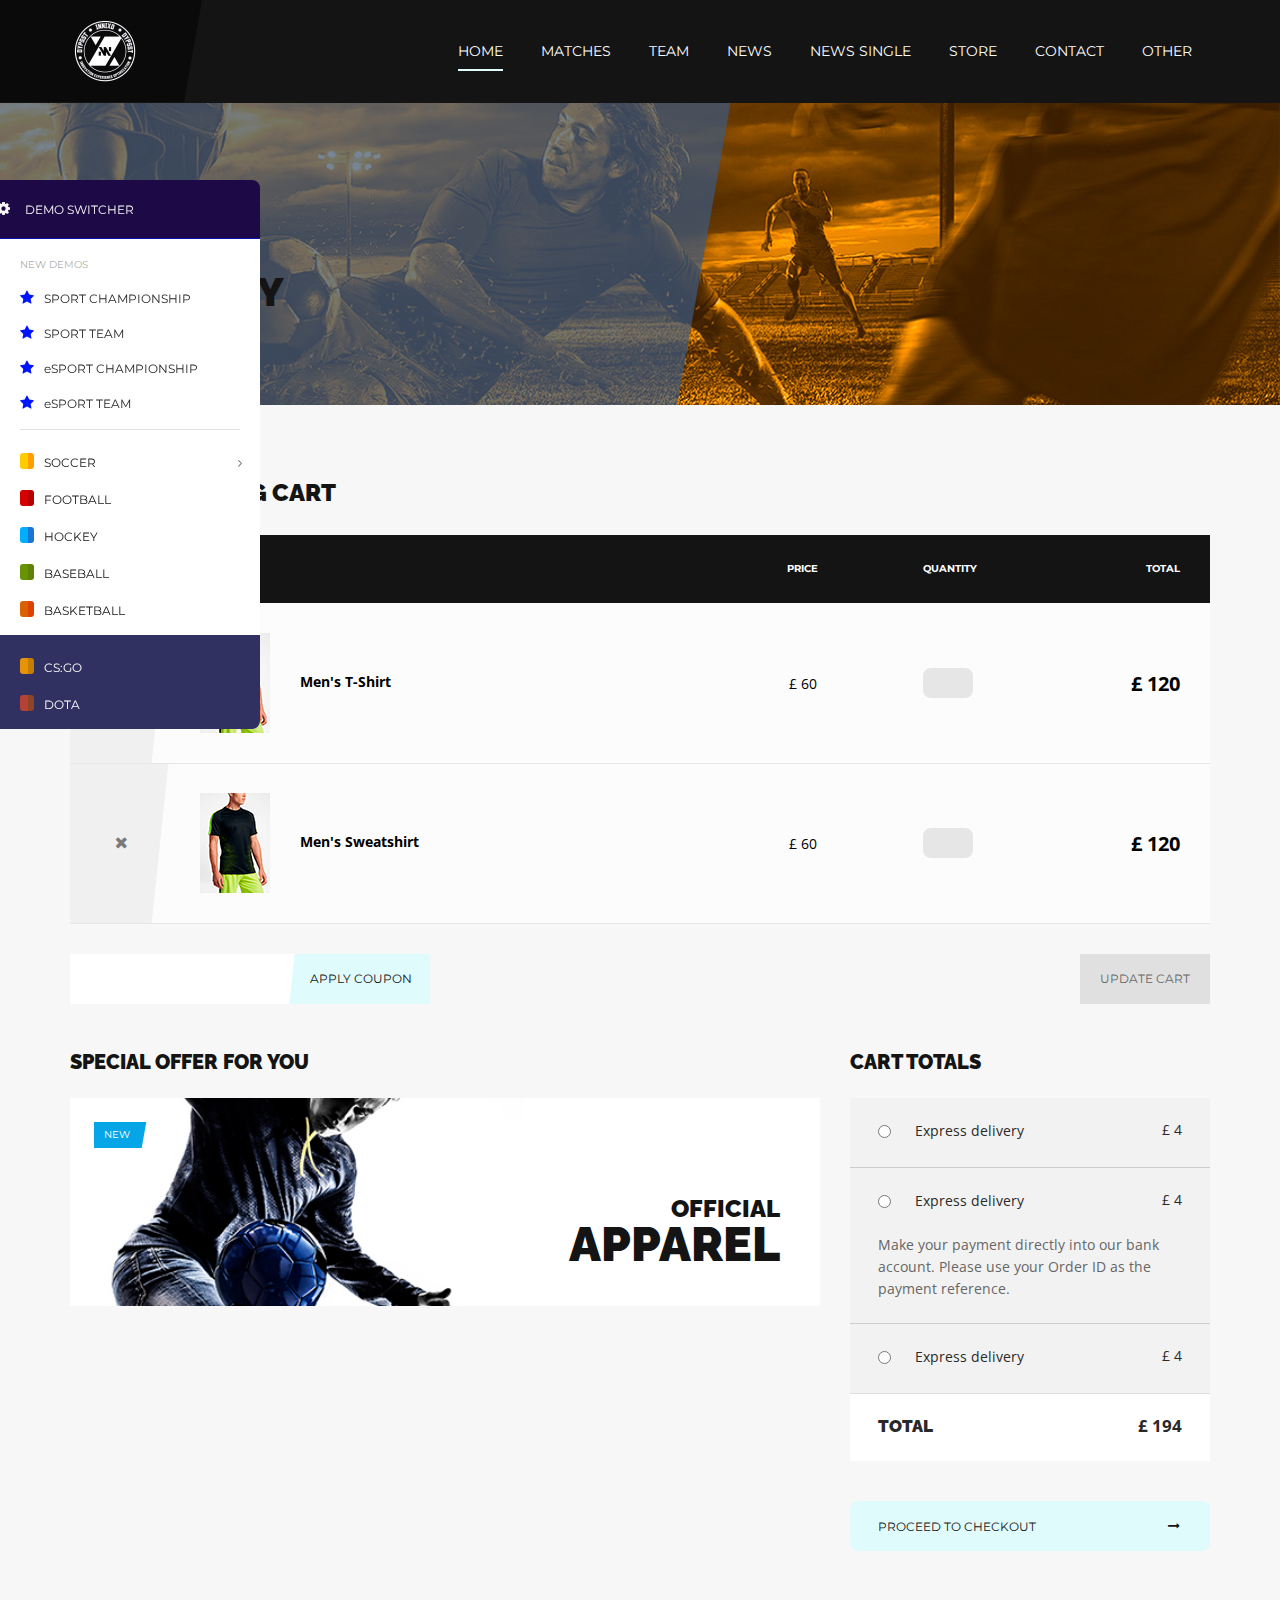
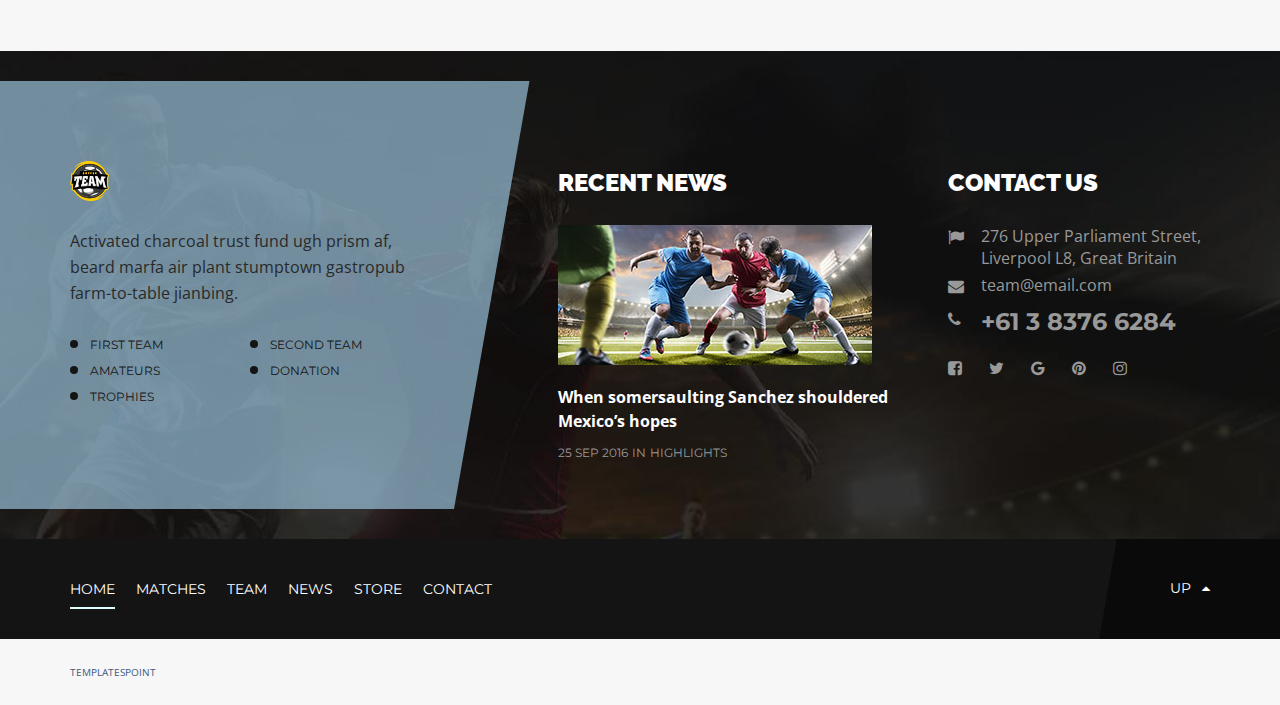
<file: cart.html>
<!DOCTYPE html>
<html lang="en">

<head>
    <meta charset="utf-8">
    <meta http-equiv="X-UA-Compatible" content="IE=edge" />
    <meta name="description" content="" />
    <meta name="keywords" content="" />
    <meta name="viewport" content="width=device-width,initial-scale=1">
    <title>Team HTML</title>
    <link href="https://fonts.googleapis.com/css?family=Montserrat%7COpen+Sans:700,400%7CRaleway:400,800,900" rel="stylesheet" />
    <link rel="icon" href="favicon.ico" type="image/x-icon">
    <link href="css/library/bootstrap.css" rel="stylesheet" type="text/css" />
    <link href="dev-assets/preloader-default.css" rel="stylesheet" type="text/css" />
    <link href="dev-assets/demo-switcher.css" rel="stylesheet" type="text/css" />
    
    <!-- 
    
   index
    <link href="css-min/soccer.min.css" rel="stylesheet" type="text/css" />
    <link href="css-min/hockey.min.css" rel="stylesheet" type="text/css" />
    <link href="css-min/basketball.min.css" rel="stylesheet" type="text/css" />
    <link href="css-min/football.min.css" rel="stylesheet" type="text/css" />
    <link href="css-min/baseball.min.css" rel="stylesheet" type="text/css" />
    <link href="css-min/dota.min.css" rel="stylesheet" type="text/css" />
    <link href="css-min/csgo.min.css" rel="stylesheet" type="text/css" />
    
    All libraries included in this css, concating rules in /grunt/cssmin.js
    Use grunt default task for creating this files
    
    -->
</head>
<body>

	<div class="preloader-wrapper" id="preloader">
    <div class="motion-line dark-big"></div>
    <div class="motion-line yellow-big"></div>
    <div class="motion-line dark-small"></div>
    <div class="motion-line yellow-normal"></div>
    <div class="motion-line yellow-small1"></div>
    <div class="motion-line yellow-small2"></div>
</div>

    

    


    <!--MAIN MENU WRAP BEGIN-->
<div class="main-menu-wrap sticky-menu">
    <div class="container">
        <a href="index.html" class="custom-logo-link"><img src="images/soccer/logo.png" alt="logo" class="custom-logo"></a>
        <button type="button" class="navbar-toggle collapsed" data-toggle="collapse" data-target="#team-menu" aria-expanded="false">
            <span class="sr-only">Toggle navigation</span>
            <span class="icon-bar"></span>
            <span class="icon-bar"></span>
            <span class="icon-bar"></span>
        </button>
        <nav class="navbar">
            <div class="collapse navbar-collapse" id="team-menu">
                <ul class="main-menu nav">
                    <li class="active">
                        <a href="index.html"><span>Home</span></a>

                    </li>
                    <li>
                        <a href="matches.html"><span>Matches</span></a>
                        <ul>
                            <li>
                                <a href="standing-cup.html"><span>Standings<i class="fa fa-long-arrow-right" aria-hidden="true"></i></span></a>
                                <ul>
                                    <li><a href="standings.html"><span>championship</span></a></li>
                                </ul>
                            </li>
                            <li><a href="club-stats.html"><span>club stats</span></a></li>
                            <li><a href="match-live.html"><span>match live</span></a></li>
                            <li><a href="broadcasts.html"><span>broadcasts</span></a></li>
                            <li><a href="upcoming-match.html"><span>upcoming match</span></a></li>
                            <li>
                                <a href="championships-archive.html"><span>championships archive<i class="fa fa-long-arrow-right" aria-hidden="true"></i></span></a>
                                <ul>
                                    <li><a href="championship.html"><span>championship information</span></a></li>
                                </ul>	
                            </li>
                            <li><a href="live-text-stream.html"><span>Text stream</span></a></li>
                        </ul>
                    </li>
                    <li>
                        <a href="staff.html"><span>Team</span></a>
                        <ul>
                            <li><a href="player.html"><span>player first page</span></a></li>
                            <li><a href="player-second-page.html"><span>player second page</span></a></li>
                        </ul>
                    </li>
                    <li><a href="news.html"><span>News</span></a></li>
                    <li><a href="news-single.html"><span>News Single</span></a></li>
                    <li><a href="store.html"><span>Store</span></a></li>
                    <li><a href="contacts.html"><span>Contact</span></a></li>
                    <li>
                        <a href="#other"><span>other</span></a>
                        <ul>
                            <li><a href="404.html"><span>404</span></a></li>
                            <li><a href="offline.html"><span>offline</span></a></li>
                            <li><a href="coming-soon.html"><span>comming soon</span></a></li>
                            <li><a href="search.html"><span>search</span></a></li>
                            <li><a href="donations.html"><span>donations</span></a></li>
                            <li><a href="trophies.html"><span>trophies</span></a></li>
                            <li><a href="about-club.html"><span>about club</span></a></li>

                        </ul>
                    </li>
                    	
                </ul>
            </div>       
        </nav>
    </div>
</div>
<!--MAIN MENU WRAP END-->


    <!--BREADCRUMBS BEGIN-->
<section class="image-header">
    <div class="container">
        <div class="row">
            <div class="col-md-6">
                <div class="info">
                    <div class="wrap">
                        <ul class="breadcrumbs">
                            <li><a href="index.html">Main</a>/</li>
                            <li>Category</li>
                        </ul>
                        <h1>Category</h1>
                    </div>
                </div>
            </div>	
        </div>
    </div>
</section>
<!--BREADCRUMBS END-->

    <!--CART WRAP BEGIN-->
<section class="cart-wrap">
    <div class="container">
        <div class="row">
            <div class="col-md-12">
                <h4>Your shopping Cart</h4>
            </div>
            <div class="col-md-12 overflow-scroll">
                
                <table class="cart-table">
                    <tr>
                        <th></th>
                        <th class="product">Product</th>
                        <th>Price</th>
                        <th>Quantity</th>
                        <th class="total">Total</th>
                    </tr>
                    <tr class="cart_iem">
                        <td class="delete"><a href="#"><i class="fa fa-close" aria-hidden="true"></i></a></td>
                        <td class="name"><img class="product-image" src="images/common/cart-product.jpg" alt="cart-product">Men's T-Shirt</td>
                        <td class="cost">£ 60</td>
                        <td class="quantity"><input type="number"></td>
                        <td class="total">£ 120</td>
                    </tr>
                    <tr>
                        <td class="delete"><a href="#"><i class="fa fa-close" aria-hidden="true"></i></a></td>
                        <td class="name"><img class="product-image" src="images/common/cart-product.jpg" alt="cart-product">Men's Sweatshirt</td>
                        <td class="cost">£ 60</td>
                        <td class="quantity"><input type="number"></td>
                        <td class="total">£ 120</td>
                    </tr>
                </table>
            </div>
            <div class="col-md-4 col-sm-6">
                <div class="coupon">
                    <input type="text">
                    <button><span>Apply coupon</span></button>
                </div>
            </div>
            <div class="col-md-8 col-sm-6">
                <div class="update-wrap">
                    <button class="update" disabled="">update cart</button>
                </div>
            </div>
            <div class="col-md-8 col-sm-12">
                <div class="cart-offer">
                    <h5>special offer for you</h5>
                    <div class="offer">
                        <div class="store-badge new">new</div>
                        <div class="title">official <span>apparel</span></div>
                        <img src="images/soccer/cart-offer.jpg" alt="cart-offer">
                    </div>
                </div>
            </div>
            <div class="col-md-4 col-sm-12">
                <div class="cart-total">
                    <h5>Cart Totals</h5>
                    <div class="delivery-list">
                        <label class="item">
                            <input name="del-check" type="radio">
                            <span class="name">Express delivery</span>	
                            <span class="price">£ 4</span>
                        </label>
                        <label class="item">
                            <input name="del-check" type="radio">
                            <span class="name">Express delivery</span>	
                            <span class="price">£ 4</span>
                            <span class="delivery-text">Make your payment directly into our bank account. Please use your Order ID as the payment reference.</span>
                        </label>
                        <label class="item">
                            <input name="del-check" type="radio">
                            <span class="name">Express delivery</span>	
                            <span class="price">£ 4</span>
                        </label>
                        <div class="cart-total-info">
                            <div class="title">Total</div>
                            <div class="price">£ 194</div>
                        </div>
                        <button class="proceed">Proceed to checkout<i class="fa fa-long-arrow-right" aria-hidden="true"></i></button>
                    </div>
                </div>
            </div>
        </div>
    </div>
</section>
<!--CART WRAP END-->

    <!--FOOTER BEGIN-->
<footer class="footer">
    <div class="wrapper-overfllow">
        <div class="container">
            <div class="row">
                <div class="col-md-4 col-sm-12">
                    <div class="footer-left">
                        <div class="wrap">
                            <a href="index.html" class="foot-logo"><img src="images/soccer/footer-logo.png" alt="footer-logo"></a>
                            <p>Activated charcoal trust fund ugh prism af, beard marfa air plant stumptown gastropub farm-to-table jianbing.</p>
                            <ul class="foot-left-menu">
                                <li><a href="staff.html">First team</a></li>
                                <li><a href="staff.html">Second team</a></li>
                                <li><a href="amateurs.html">Amateurs</a></li>
                                <li><a href="donations.html">Donation</a></li>
                                <li><a href="trophies.html">trophies</a></li>
                            </ul>
                        </div>
                    </div>
                </div>
                <div class="col-md-4 col-sm-12 col-lg-offset-1">
                    <div class="foot-news">
                        <h4>Recent news</h4>
                        <div class="item">
                            <a href="news.html" class="image"><img class="img-responsive" src="images/soccer/foot-news-img.jpg" alt="news-image"></a>
                            <a href="news.html" class="name">When somersaulting Sanchez shouldered Mexico’s hopes</a>
                            <a href="news.html" class="date">25 Sep 2016</a>
                            <span class="separator">in</span>
                            <a href="news.html" class="category">Highlights</a>
                        </div>
                    </div>
                </div>
                <div class=" col-lg-3 col-md-4 col-sm-12">
                    <div class="foot-contact">
                        <h4>Contact us</h4>
                        <ul class="contact-list">
                            <li><i class="fa fa-flag" aria-hidden="true"></i><span>276 Upper Parliament Street, Liverpool L8, Great Britain</span></li>
                            <li><i class="fa fa-envelope" aria-hidden="true"></i><a href="mailto:team@email.com">team@email.com</a></li>
                            <li class="phone"><i class="fa fa-phone" aria-hidden="true"></i><span>+61 3 8376 6284</span></li>
                        </ul>
                        <ul class="socials">
                            <li><a href="#"><i class="fa fa-facebook-square" aria-hidden="true"></i></a></li>
                            <li><a href="#"><i class="fa fa-twitter" aria-hidden="true"></i></a></li>
                            <li><a href="#"><i class="fa fa-google" aria-hidden="true"></i></a></li>
                            <li><a href="#"><i class="fa fa-pinterest" aria-hidden="true"></i></a></li>
                            <li><a href="#"><i class="fa fa-instagram" aria-hidden="true"></i></a></li>
                        </ul>
                    </div>
                </div>
            </div>
        </div>
    </div>
    <div class="footer-menu-wrap">
        <div class="container">
            <div class="row">
                <div class="col-md-12">
                    <ul class="footer-menu">
                        <li class="active"><a href="index.html"><span>Home</span></a></li>
                        <li><a href="matches.html"><span>Matches</span></a></li>
                        <li><a href="staff.html"><span>Team</span></a></li>
                        <li><a href="news.html"><span>News</span></a></li>
                        <li><a href="store.html"><span>Store</span></a></li>
                        <li><a href="contacts.html"><span>Contact</span></a></li>
                    </ul>	
                    <a href="#top" class="foot-up"><span>up <i class="fa fa-caret-up" aria-hidden="true"></i></span></a>
                </div>
            </div>
        </div>
    </div>
    <div class="footer-bottom">
        <div class="container">
            <div class="row">
                <div class="col-xs-6">
                    <div class="copyrights">
                        <a target="_blank" href="http://www.templatespoint.net">TemplatesPoint</a>
                    </div>
                </div>
                <div class="col-xs-6">
                    <div class="created">
                        
                    </div>
                </div>
            </div>
        </div>
    </div>
</footer>
<!--FOOTER END-->

    <script type="text/javascript" src="js/library/jquery.js"></script>
<script type="text/javascript" src="js/library/jquery-ui.js"></script>
<script type="text/javascript" src="js/library/bootstrap.js"></script>
<script type="text/javascript" src="js/library/jquery.sticky.js"></script>
<script type="text/javascript" src="js/library/jquery.jcarousel.js"></script>
<script type="text/javascript" src="js/library/jcarousel.connected-carousels.js"></script>
<script type="text/javascript" src="js/library/owl.carousel.js"></script>
<script type="text/javascript" src="js/library/progressbar.js"></script>
<script type="text/javascript" src="js/library/jquery.bracket.min.js"></script>
<script type="text/javascript" src="js/library/chartist.js"></script>
<script type="text/javascript" src="js/library/Chart.js"></script>
<script type="text/javascript" src="js/library/fancySelect.js"></script>
<script type="text/javascript" src="js/library/isotope.pkgd.js"></script>
<script type="text/javascript" src="js/library/imagesloaded.pkgd.js"></script>

<script type="text/javascript" src="js/jquery.team-coundown.js"></script>
<script type="text/javascript" src="js/matches-slider.js"></script>
<script type="text/javascript" src="js/header.js"></script>
<script type="text/javascript" src="js/matches_broadcast_listing.js"></script>
<script type="text/javascript" src="js/news-line.js"></script>
<script type="text/javascript" src="js/match_galery.js"></script>
<script type="text/javascript" src="js/main-club-gallery.js"></script>
<script type="text/javascript" src="js/product-slider.js"></script>
<script type="text/javascript" src="js/circle-bar.js"></script>
<script type="text/javascript" src="js/standings.js"></script>
<script type="text/javascript" src="js/shop-price-filter.js"></script>
<script type="text/javascript" src="js/timeseries.js"></script>
<script type="text/javascript" src="js/radar.js"></script>
<script type="text/javascript" src="js/slider.js"></script>
<script type="text/javascript" src="js/preloader.js"></script>
<script type="text/javascript" src="js/diagram.js"></script>
<script type="text/javascript" src="js/bi-polar-diagram.js"></script>
<script type="text/javascript" src="js/label-placement-diagram.js"></script>
<script type="text/javascript" src="js/donut-chart.js"></script>
<script type="text/javascript" src="js/animate-donut.js"></script>
<script type="text/javascript" src="js/advanced-smil.js"></script>
<script type="text/javascript" src="js/svg-path.js"></script>
<script type="text/javascript" src="js/pick-circle.js"></script>
<script type="text/javascript" src="js/horizontal-bar.js"></script>
<script type="text/javascript" src="js/gauge-chart.js"></script>
<script type="text/javascript" src="js/stacked-bar.js"></script>

<script type="text/javascript" src="js/library/chartist-plugin-legend.js"></script>
<script type="text/javascript" src="js/library/chartist-plugin-threshold.js"></script>
<script type="text/javascript" src="js/library/chartist-plugin-pointlabels.js"></script>

<script type="text/javascript" src="js/treshold.js"></script>
<script type="text/javascript" src="js/visible.js"></script>
<script type="text/javascript" src="js/anchor.js"></script>
<script type="text/javascript" src="js/landing_carousel.js"></script>
<script type="text/javascript" src="js/landing_sport_standings.js"></script>
<script type="text/javascript" src="js/twitterslider.js"></script>
<script type="text/javascript" src="js/champions.js"></script>
<script type="text/javascript" src="js/landing_mainnews_slider.js"></script>
<script type="text/javascript" src="js/carousel.js"></script>
<script type="text/javascript" src="js/video_slider.js"></script>
<script type="text/javascript" src="js/footer_slides.js"></script>
<script type="text/javascript" src="js/player_test.js"></script>

<script type="text/javascript" src="js/main.js"></script>
    
	<!--DEMO SWITCHER BEGIN-->
<a class="demo-switcher-small-button">
    <i class="fa fa-cog fa-spin fa-fw margin-bottom"></i>
</a>
<div class="demo-switcher"> 
    <div class="switcher-header">
        <p><i class="fa fa-cog fa-spin fa-fw" aria-hidden="true"></i>demo switcher</p>
    </div>
    <div class="switcher-menu">
        <div class="special-list">
            <h3>New demos</h3>
            <ul>
                <li><a href="sport-championship-landing.html" data-scheme="csgo"><i class="fa fa-star" aria-hidden="true"></i>sport championship</a></li>
                <li><a href="sport-team-landing.html" data-scheme="csgo"><i class="fa fa-star" aria-hidden="true"></i>sport team</a></li>
                <li class="small-letter"><a href="esport-championship-landing.html" data-scheme="csgo"><i class="fa fa-star" aria-hidden="true"></i><p>eSport championship</p></a></li>
                <li class="small-letter"><a href="esport-team-landing.html" data-scheme="csgo"><i class="fa fa-star" aria-hidden="true"></i><p>eSport team</p></a></li>
            </ul>
        </div>
        <ul class="light-list demo-swith">
            <li><a href="indexa369.html?scheme=soccer" data-scheme="soccer"><span class="soccer"></span>Soccer</a></li>
            <li><a href="index70c2.html?scheme=amfootball" data-scheme="amfootball"><span class="football"></span>Football</a></li>
            <li><a href="index075a.html?scheme=hockey" data-scheme="hockey"><span class="hockey"></span>Hockey</a></li>
            <li><a href="indexc4b0.html?scheme=baseball" data-scheme="baseball"><span class="baseball"></span>Baseball</a></li>
            <li><a href="index9439.html?scheme=basketball" data-scheme="basketball"><span class="basketball"></span>Basketball</a></li>
        </ul>
        <ul class="dark-list demo-swith">
            <li><a href="index8bc9.html?scheme=csgo" data-scheme="csgo"><span class="csgo"></span>CS:GO</a></li>
            <li><a href="indexd51a.html?scheme=dota" data-scheme="dota"><span class="dota"></span>DOTA</a></li>
        </ul>
    </div>
</div>
<!--DEMO SWITCHER END-->

<script type="text/javascript" src="dev-assets/demo-switcher.js"></script>
</body>


</html>
</file>
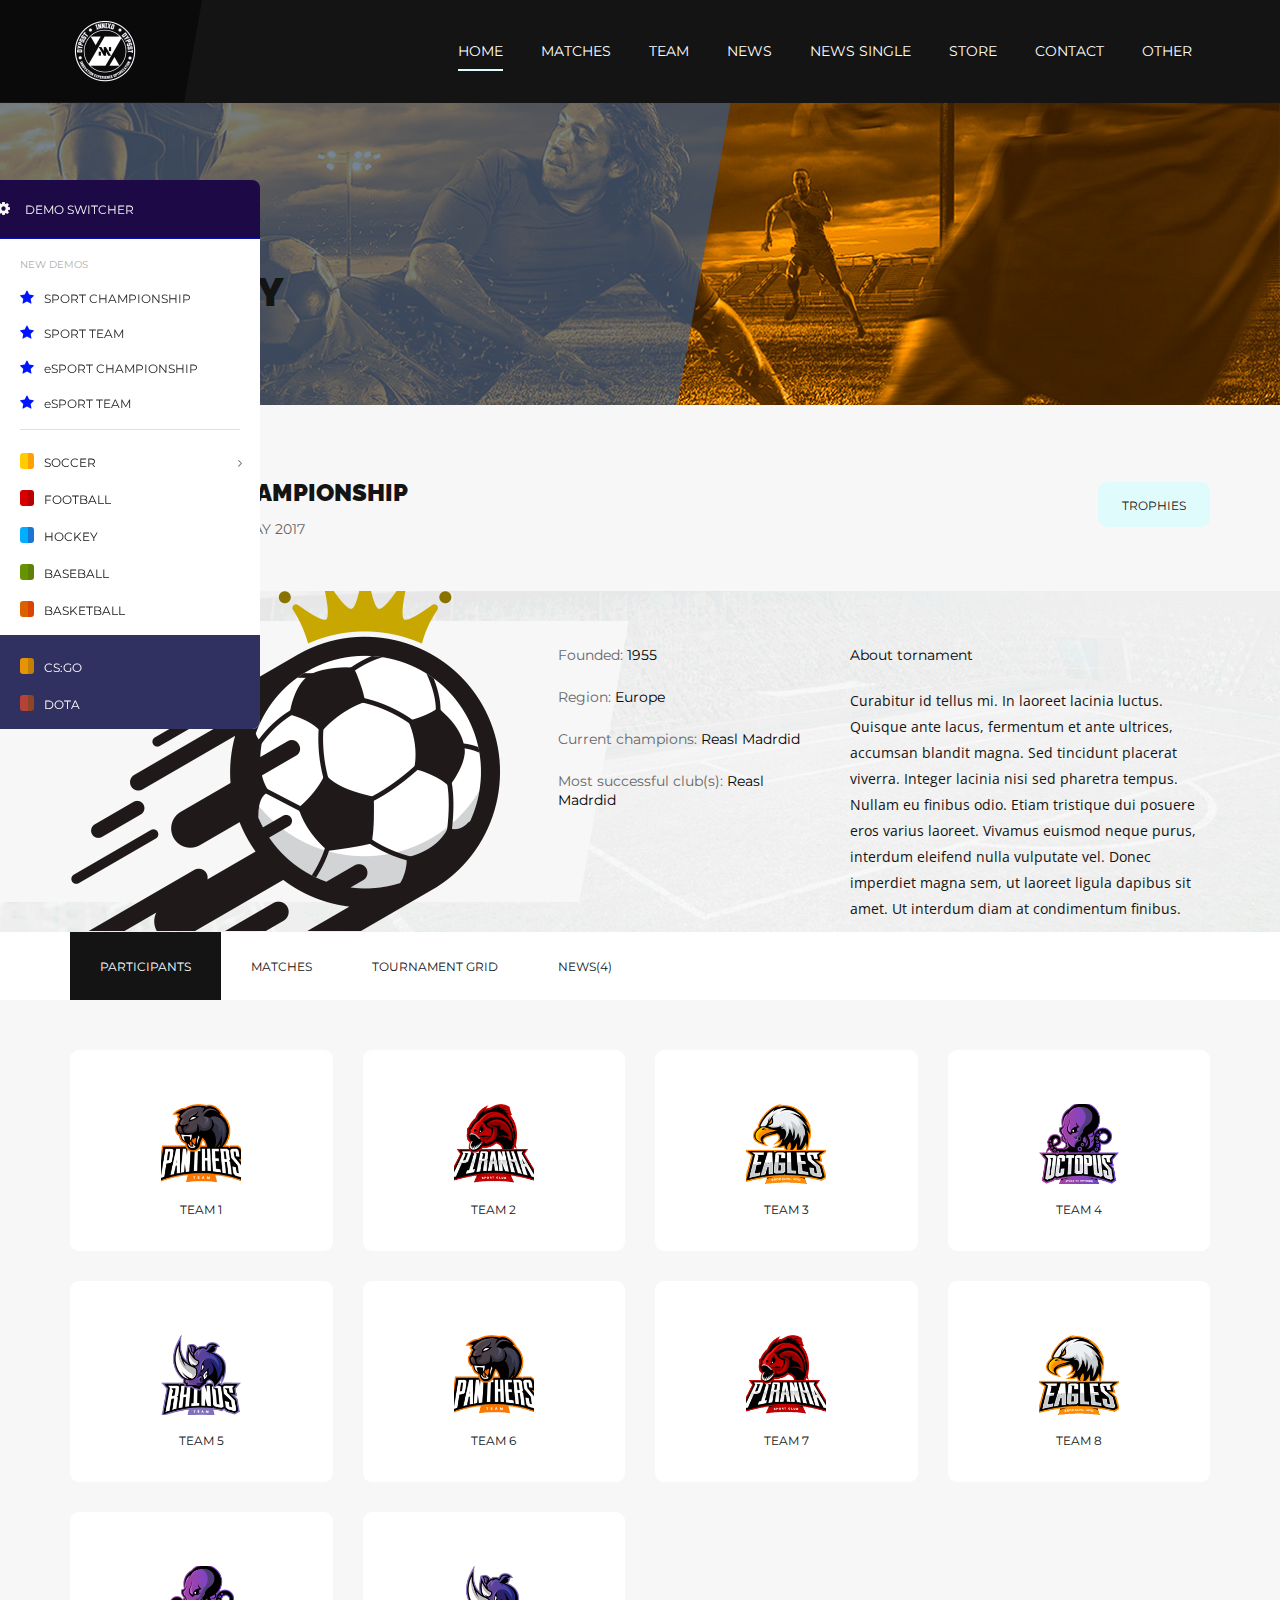
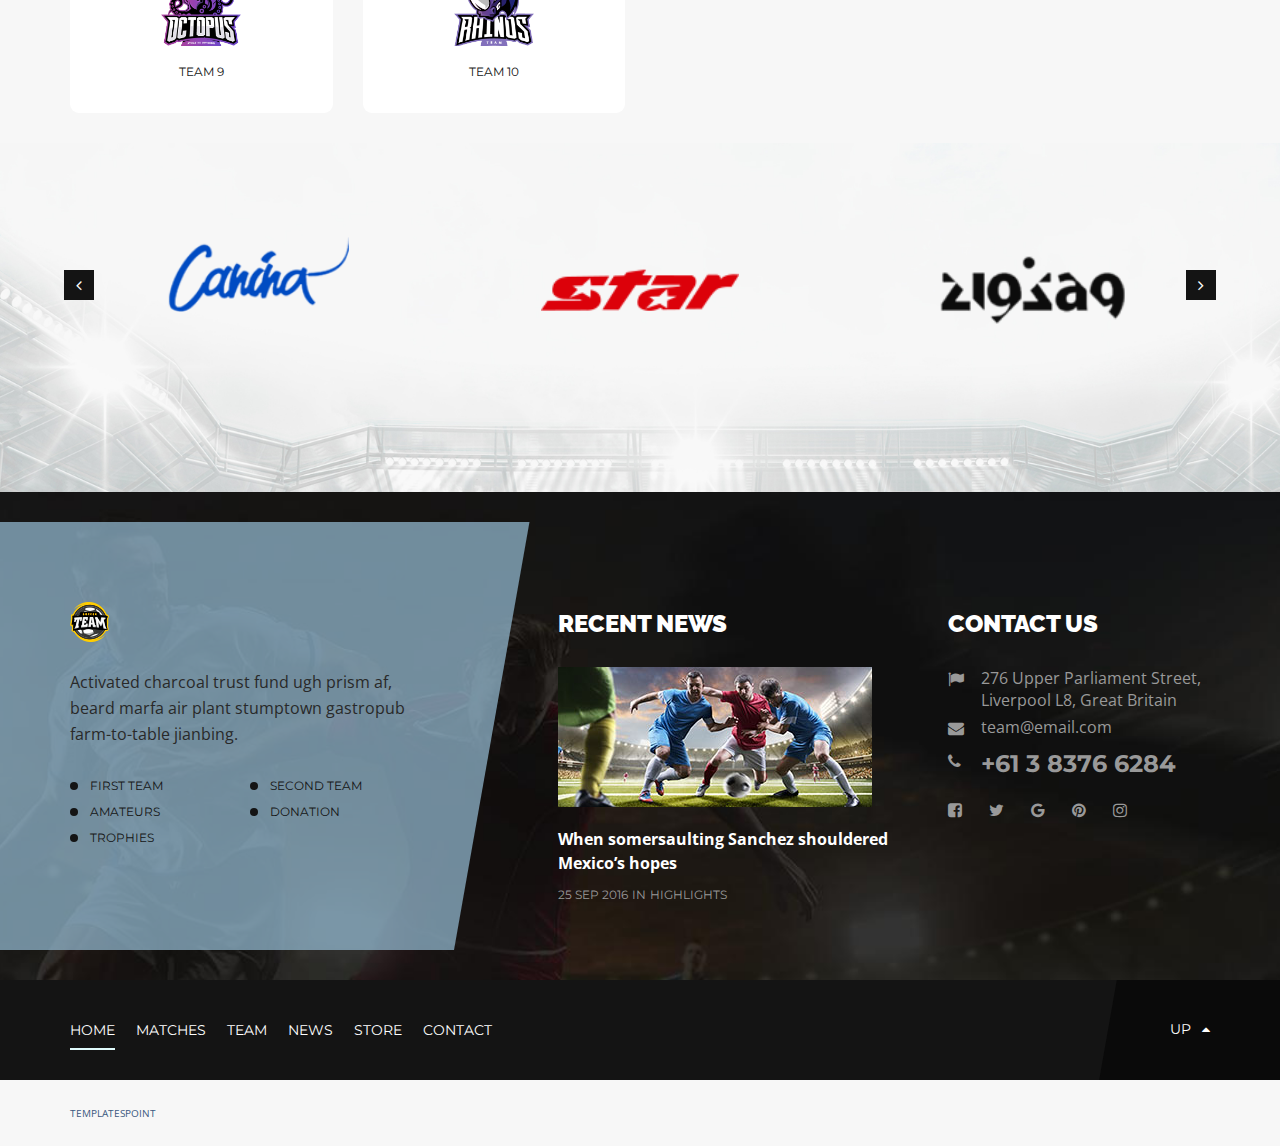
<file: championship.html>
<!DOCTYPE html>
<html lang="en">

<head>
    <meta charset="utf-8">
    <meta http-equiv="X-UA-Compatible" content="IE=edge" />
    <meta name="description" content="" />
    <meta name="keywords" content="" />
    <meta name="viewport" content="width=device-width,initial-scale=1">
    <title>Team HTML</title>
    <link href="https://fonts.googleapis.com/css?family=Montserrat%7COpen+Sans:700,400%7CRaleway:400,800,900" rel="stylesheet" />
    <link rel="icon" href="favicon.ico" type="image/x-icon">
    <link href="css/library/bootstrap.css" rel="stylesheet" type="text/css" />
    <link href="dev-assets/preloader-default.css" rel="stylesheet" type="text/css" />
    <link href="dev-assets/demo-switcher.css" rel="stylesheet" type="text/css" />
    
    <link href="css-min/soccer.min.css" rel="stylesheet" type="text/css" />
     <!--    <link href="css-min/hockey.min.css" rel="stylesheet" type="text/css" />
    <link href="css-min/basketball.min.css" rel="stylesheet" type="text/css" />
    <link href="css-min/football.min.css" rel="stylesheet" type="text/css" />
    <link href="css-min/baseball.min.css" rel="stylesheet" type="text/css" />
    <link href="css-min/dota.min.css" rel="stylesheet" type="text/css" />
    <link href="css-min/csgo.min.css" rel="stylesheet" type="text/css" />
    
    All libraries included in this css, concating rules in /grunt/cssmin.js
    Use grunt default task for creating this files
    
    -->
</head>

<body>

	<div class="preloader-wrapper" id="preloader">
    <div class="motion-line dark-big"></div>
    <div class="motion-line yellow-big"></div>
    <div class="motion-line dark-small"></div>
    <div class="motion-line yellow-normal"></div>
    <div class="motion-line yellow-small1"></div>
    <div class="motion-line yellow-small2"></div>
</div>

    

    <!--MAIN MENU WRAP BEGIN-->
<div class="main-menu-wrap sticky-menu">
    <div class="container">
        <a href="index.html" class="custom-logo-link"><img src="images/soccer/logo.png" alt="logo" class="custom-logo"></a>
        <button type="button" class="navbar-toggle collapsed" data-toggle="collapse" data-target="#team-menu" aria-expanded="false">
            <span class="sr-only">Toggle navigation</span>
            <span class="icon-bar"></span>
            <span class="icon-bar"></span>
            <span class="icon-bar"></span>
        </button>
        <nav class="navbar">
            <div class="collapse navbar-collapse" id="team-menu">
                <ul class="main-menu nav">
                    <li class="active">
                        <a href="index.html"><span>Home</span></a>

                    </li>
                    <li>
                        <a href="matches.html"><span>Matches</span></a>
                        <ul>
                            <li>
                                <a href="standing-cup.html"><span>Standings<i class="fa fa-long-arrow-right" aria-hidden="true"></i></span></a>
                                <ul>
                                    <li><a href="standings.html"><span>championship</span></a></li>
                                </ul>
                            </li>
                            <li><a href="club-stats.html"><span>club stats</span></a></li>
                            <li><a href="match-live.html"><span>match live</span></a></li>
                            <li><a href="broadcasts.html"><span>broadcasts</span></a></li>
                            <li><a href="upcoming-match.html"><span>upcoming match</span></a></li>
                            <li>
                                <a href="championships-archive.html"><span>championships archive<i class="fa fa-long-arrow-right" aria-hidden="true"></i></span></a>
                                <ul>
                                    <li><a href="championship.html"><span>championship information</span></a></li>
                                </ul>	
                            </li>
                            <li><a href="live-text-stream.html"><span>Text stream</span></a></li>
                        </ul>
                    </li>
                    <li>
                        <a href="staff.html"><span>Team</span></a>
                        <ul>
                            <li><a href="player.html"><span>player first page</span></a></li>
                            <li><a href="player-second-page.html"><span>player second page</span></a></li>
                        </ul>
                    </li>
                    <li><a href="news.html"><span>News</span></a></li>
                    <li><a href="news-single.html"><span>News Single</span></a></li>
                    <li><a href="store.html"><span>Store</span></a></li>
                    <li><a href="contacts.html"><span>Contact</span></a></li>
                    <li>
                        <a href="#other"><span>other</span></a>
                        <ul>
                            <li><a href="404.html"><span>404</span></a></li>
                            <li><a href="offline.html"><span>offline</span></a></li>
                            <li><a href="coming-soon.html"><span>comming soon</span></a></li>
                            <li><a href="search.html"><span>search</span></a></li>
                            <li><a href="donations.html"><span>donations</span></a></li>
                            <li><a href="trophies.html"><span>trophies</span></a></li>
                            <li><a href="about-club.html"><span>about club</span></a></li>

                        </ul>
                    </li>	
                </ul>
            </div>       
        </nav>
    </div>
</div>
<!--MAIN MENU WRAP END-->


    <!--BREADCRUMBS BEGIN-->
<section class="image-header">
    <div class="container">
        <div class="row">
            <div class="col-md-6">
                <div class="info">
                    <div class="wrap">
                        <ul class="breadcrumbs">
                            <li><a href="index.html">Main</a>/</li>
                            <li>Category</li>
                        </ul>
                        <h1>Category</h1>
                    </div>
                </div>
            </div>	
        </div>
    </div>
</section>
<!--BREADCRUMBS END-->

    <!--CLUB WRAP BEGIN-->

    <section class="club-wrap club-champ">
        <div class="container">
            <div class="row">
                <div class="col-md-9">
                    <h4>word club championship </h4>
                    <div class="champ-date"><i class="fa fa-calendar" aria-hidden="true"></i>20 August 2016 - 16 may 2017</div>
                </div>
                <div class="col-md-3">
                    <a href="trophies.html" class="btn small club-top-btn">trophies</a>
                </div>
            </div>
        </div>
        
<div class="championship-header-wrapper">
    <div class="container">
        <div class="row">
            <div class="col-md-5">
                <div class="club-logo">
                    <img src="images/soccer/champ-logo.png" class="img-responsive" alt="champ image">                
                </div>
            </div>
            <div class="col-md-3">
                <div class="club-info">
                    <div class="item"><span>Founded:</span> 1955</div>
                    <div class="item"><span>Region:</span> Europe</div>
                    <div class="item"><span>Current champions:</span> Reasl Madrdid</div>
                    <div class="item"><span>Most successful club(s):</span> Reasl Madrdid</div>
                </div>
            </div>
            <div class="col-md-4">
                <div class="club-info">
                    <div class="item">About tornament</div>
                    <p>Curabitur id tellus mi. In laoreet lacinia luctus. Quisque ante lacus, fermentum et ante ultrices, accumsan blandit magna. Sed tincidunt placerat viverra. Integer lacinia nisi sed pharetra tempus. Nullam eu finibus odio. Etiam tristique dui posuere eros varius laoreet. Vivamus euismod neque purus, interdum eleifend nulla vulputate vel.  Donec imperdiet magna sem, ut laoreet ligula dapibus sit amet. Ut interdum diam at condimentum finibus.</p>
                </div>	
            </div>
        </div>	
    </div>	
</div>
    </section>

    <!--CLUB WRAP END-->

    <!--CHAMPIONSHIP WRAP BEGIN-->

    <div class="championship-wrap">
        <!--CHAMPIONSHIP NAVIGATION BEGIN -->
<div class="champ-navigation">
    <div class="container">
        <div class="row">
            <div class="col-md-12">
                <ul class="champ-nav-list">
                    <li class="active"><a href="#participants">participants</a></li>
                    <li><a href="#matches">Matches</a></li>
                    <li><a href="#tournamentgrid">Tournament grid</a></li>
                    <li><a href="#news">News(4)</a></li>
                </ul>		
            </div>
        </div>
    </div>				
</div>
<!--CHAMPIONSHIP NAVIGATION END -->
        <div class="champ-tab-wrap tab-content">

            <!--CHAMPIONSHIP PART WRAP BEGIN -->
<div class="tab-item part-wrap tab-pane active" id="participants">
    <div class="part-list">
        <div class="container">
            <div class="row">
                <div class="col-md-3">
                    <a href="club-stats.html" class="item">
                        <span class="logo"><img src="images/soccer/team-logo1.png" width="80" height="80" alt="team-logo"></span>
                        <span class="name">Team 1</span>
                    </a>
                </div>
                <div class="col-md-3">
                    <a href="club-stats.html" class="item">
                        <span class="logo"><img src="images/soccer/team-logo2.png" width="80" height="80" alt="team-logo"></span>
                        <span class="name">Team 2</span>
                    </a>
                </div>
                <div class="col-md-3">
                    <a href="club-stats.html" class="item">
                        <span class="logo"><img src="images/soccer/team-logo3.png" width="80" height="80" alt="team-logo"></span>
                        <span class="name">Team 3</span>
                    </a>
                </div>
                <div class="col-md-3">
                    <a href="club-stats.html" class="item">
                        <span class="logo"><img src="images/soccer/team-logo4.png" width="80" height="80" alt="team-logo"></span>
                        <span class="name">Team 4</span>
                    </a>
                </div>
                <div class="col-md-3">
                    <a href="club-stats.html" class="item">
                        <span class="logo"><img src="images/soccer/team-logo5.png" width="80" height="80" alt="team-logo"></span>
                        <span class="name">Team 5</span>
                    </a>
                </div>
                <div class="col-md-3">
                    <a href="club-stats.html" class="item">
                        <span class="logo"><img src="images/soccer/team-logo1.png" width="80" height="80" alt="team-logo"></span>
                        <span class="name">Team 6</span>
                    </a>
                </div>
                <div class="col-md-3">
                    <a href="club-stats.html" class="item">
                        <span class="logo"><img src="images/soccer/team-logo2.png" width="80" height="80" alt="team-logo"></span>
                        <span class="name">Team 7</span>
                    </a>
                </div>
                <div class="col-md-3">
                    <a href="club-stats.html" class="item">
                        <span class="logo"><img src="images/soccer/team-logo3.png" width="80" height="80" alt="team-logo"></span>
                        <span class="name">Team 8</span>
                    </a>
                </div>
                <div class="col-md-3">
                    <a href="club-stats.html" class="item">
                        <span class="logo"><img src="images/soccer/team-logo4.png" width="80" height="80" alt="team-logo"></span>
                        <span class="name">Team 9</span>
                    </a>
                </div>
                <div class="col-md-3">
                    <a href="club-stats.html" class="item">
                        <span class="logo"><img src="images/soccer/team-logo5.png" width="80" height="80" alt="team-logo"></span>
                        <span class="name">Team 10</span>
                    </a>
                </div>
            </div>
        </div>
    </div>
</div>
<!--CHAMPIONSHIP PART WRAP END -->

            <!--CHAMPIONSHIP MATCH WRAP BEGIN -->
<div class="tab-item match-wrap tab-pane" id="matches">
    <div class="container">
        <div class="row">
            <div class="col-sm-12">
                <div class="main-lates-matches">
                    <a href="matches.html" class="item">
                        <span class="championship">National cup - quarterfinal</span>
                        <span class="teams-wrap">
                            <span class="team"><span><img src="images/soccer/team-logo1.png" alt="team-logo"></span><span>Valencia Valencia</span></span>
                            <span class="score"><span>3:2</span></span>
                            <span class="team1"><span>Internacional Internacional</span><span><img src="images/soccer/team-logo2.png" alt="team-logo"></span></span>
                        </span>
                        <span class="game-result">(5-4) penalties</span>
                    </a>
                    <a href="matches.html" class="item">
                        <span class="championship">National cup - quarterfinal</span>
                        <span class="teams-wrap">
                            <span class="team"><span><img src="images/soccer/team-logo3.png" alt="team-logo"></span><span>Valencia Valencia</span></span>
                            <span class="score"><span>3:2</span></span>
                            <span class="team1"><span>Internacional Internacional</span><span><img src="images/soccer/team-logo4.png" alt=""></span></span>
                        </span>
                        <span class="game-result">(5-4) penalties</span>
                    </a>
                    <a href="matches.html" class="item">
                        <span class="championship">National cup - quarterfinal</span>
                        <span class="teams-wrap">
                            <span class="team"><span><img src="images/soccer/team-logo5.png" alt="team-logo"></span><span>Valencia Valencia</span></span>
                            <span class="score"><span>3:2</span></span>
                            <span class="team1"><span>Internacional Internacional</span><span><img src="images/soccer/team-logo1.png" alt=""></span></span>
                        </span>
                        <span class="game-result">(5-4) penalties</span>
                    </a>
                    <a href="matches.html" class="item">
                        <span class="championship">National cup - quarterfinal</span>
                        <span class="teams-wrap">
                            <span class="team"><span><img src="images/soccer/team-logo1.png" alt="team-logo"></span><span>Valencia Valencia</span></span>
                            <span class="score"><span>3:2</span></span>
                            <span class="team1"><span>Internacional Internacional</span><span><img src="images/soccer/team-logo2.png" alt="team-logo"></span></span>
                        </span>
                        <span class="game-result">(5-4) penalties</span>
                    </a>
                    <a href="matches.html" class="item">
                        <span class="championship">National cup - quarterfinal</span>
                        <span class="teams-wrap">
                            <span class="team"><span><img src="images/soccer/team-logo3.png" alt="team-logo"></span><span>Valencia Valencia</span></span>
                            <span class="score"><span>3:2</span></span>
                            <span class="team1"><span>Internacional Internacional</span><span><img src="images/soccer/team-logo4.png" alt="team-logo"></span></span>
                        </span>
                        <span class="game-result">(5-4) penalties</span>
                    </a>
                </div>
            </div>
        </div>
    </div>
</div>
<!--CHAMPIONSHIP MATCH WRAP END -->
            <div class="tab-item tournament-tab tab-pane" id="tournamentgrid">
                <div class="container">
                    <div class="row">
                        <div class="col-md-12 col-sm-12 col-xs-12">
                            <ul class="tab-filters">
                                <li class="active"><a href="#groupstage" data-toggle="tab">Group stage</a></li>
                                <li><a href="#playoff" data-toggle="tab">Playoffs</a></li>
                            </ul>
                        </div>
                        <div class="col-md-12 col-sm-12 col-xs-12 overflow-scroll">
                            <div class="tab-content">
    <div id="groupstage" class="tab-pane fade in active">
        <table class="standing-full">
            <tbody>
                <tr>
                    <th>club</th>
                    <th>played</th>
                    <th>won</th>
                    <th>drawn</th>
                    <th>lost</th>
                    <th>gd</th>
                    <th>points</th>
                    <th>form</th>
                    <th>next</th>
                </tr>
                <tr>
                    <td class="up">
                        <i class="fa fa-caret-up" aria-hidden="true"></i> 1 <span class="team"><img src="images/soccer/team-logo1.png" width="30" height="30" alt="team-logo"> </span>Team 1
                    </td>
                    <td>11</td>
                    <td>8</td>
                    <td>2</td>
                    <td>1</td>
                    <td>+16</td>
                    <td class="points"><span>26</span></td>
                    <td class="form">
                        <span class="win">w</span>
                        <span class="drawn">d</span>
                        <span class="lose">l</span>
                        <span class="win">w</span>
                        <span class="win">w</span>
                    </td>
                    <td><a href="matches.html"><img src="images/soccer/team-logo2.png" width="30" height="30" alt="team-logo"></a></td>
                </tr>
                <tr>
                    <td class="down">
                        <i class="fa fa-caret-down" aria-hidden="true"></i> 1 <span class="team"><img src="images/soccer/team-logo2.png" width="30" height="30" alt="team-logo"> </span>Team 2
                    </td>
                    <td>11</td>
                    <td>8</td>
                    <td>2</td>
                    <td>1</td>
                    <td>+16</td>
                    <td class="points"><span>26</span></td>
                    <td class="form">
                        <span class="win">w</span>
                        <span class="drawn">d</span>
                        <span class="lose">l</span>
                        <span class="win">w</span>
                        <span class="lose">l</span>
                    </td>
                    <td><a href="matches.html"><img src="images/soccer/team-logo1.png" width="30" height="30" alt="team-logo"></a></td>
                </tr>
                <tr>
                    <td class="down">
                        <i class="fa fa-caret-down" aria-hidden="true"></i> 1 <span class="team"><img src="images/soccer/team-logo3.png" width="30" height="30" alt="team-logo"> </span>Team 3
                    </td>
                    <td>11</td>
                    <td>8</td>
                    <td>2</td>
                    <td>1</td>
                    <td>+16</td>
                    <td class="points"><span>26</span></td>
                    <td class="form">
                        <span class="lose">l</span>
                        <span class="drawn">d</span>
                        <span class="lose">l</span>
                        <span class="win">w</span>
                        <span class="win">w</span>
                    </td>
                    <td><a href="matches.html"><img src="images/soccer/team-logo4.png" width="30" height="30" alt=""></a></td>
                </tr>
                <tr>
                    <td class="down">
                        <i class="fa fa-caret-down" aria-hidden="true"></i> 1 <span class="team"><img src="images/soccer/team-logo4.png" width="30" height="30" alt="team-logo"> </span>Team 4
                    </td>
                    <td>11</td>
                    <td>8</td>
                    <td>2</td>
                    <td>1</td>
                    <td>+16</td>
                    <td class="points"><span>26</span></td>
                    <td class="form">
                        <span class="win">w</span>
                        <span class="drawn">d</span>
                        <span class="lose">l</span>
                        <span class="win">w</span>
                        <span class="lose">l</span>
                    </td>
                    <td><a href="matches.html"><img src="images/soccer/team-logo3.png" width="30" height="30" alt="team-logo"></a></td>
                </tr>
                <tr>
                    <td class="none">
                        <i class="fa fa-circle" aria-hidden="true"></i> 1 <span class="team"><img src="images/soccer/team-logo5.png" width="30" height="30" alt="team-logo"> </span>Team 5
                    </td>
                    <td>11</td>
                    <td>8</td>
                    <td>2</td>
                    <td>1</td>
                    <td>+16</td>
                    <td class="points"><span>26</span></td>
                    <td class="form">
                        <span class="win">w</span>
                        <span class="drawn">d</span>
                        <span class="lose">l</span>
                        <span class="win">w</span>
                        <span class="win">w</span>
                    </td>
                    <td><a href="matches.html"><img src="images/soccer/team-logo1.png" width="30" height="30" alt="team-logo"></a></td>
                </tr>
            </tbody></table>
    </div>
    
    <div id="playoff" class="tab-pane fade">
        <table class="standing-full">
            <tbody>
                <tr>
                    <th>club</th>
                    <th>played</th>
                    <th>won</th>
                    <th>drawn</th>
                    <th>lost</th>
                    <th>gd</th>
                    <th>points</th>
                    <th>form</th>
                    <th>next</th>
                </tr>
                <tr>
                    <td class="up">
                        <i class="fa fa-caret-up" aria-hidden="true"></i> 1 <span class="team"><img src="images/soccer/team-logo1.png" width="30" height="30" alt="team-logo"> </span>Team 5
                    </td>
                    <td>11</td>
                    <td>8</td>
                    <td>2</td>
                    <td>1</td>
                    <td>+16</td>
                    <td class="points"><span>26</span></td>
                    <td class="form">
                        <span class="win">w</span>
                        <span class="drawn">d</span>
                        <span class="lose">l</span>
                        <span class="win">w</span>
                        <span class="win">w</span>
                    </td>
                    <td><a href="matches.html"><img src="images/soccer/team-logo2.png" width="30" height="30" alt="team-logo"></a></td>
                </tr>
                <tr>
                    <td class="down">
                        <i class="fa fa-caret-down" aria-hidden="true"></i> 1 <span class="team"><img src="images/soccer/team-logo2.png" width="30" height="30" alt="team-logo"> </span>Team 3
                    </td>
                    <td>11</td>
                    <td>8</td>
                    <td>2</td>
                    <td>1</td>
                    <td>+16</td>
                    <td class="points"><span>26</span></td>
                    <td class="form">
                        <span class="win">w</span>
                        <span class="drawn">d</span>
                        <span class="lose">l</span>
                        <span class="win">w</span>
                        <span class="lose">l</span>
                    </td>
                    <td><a href="matches.html"><img src="images/soccer/team-logo1.png" width="30" height="30" alt="team-logo"></a></td>
                </tr>
                <tr>
                    <td class="down">
                        <i class="fa fa-caret-down" aria-hidden="true"></i> 1 <span class="team"><img src="images/soccer/team-logo3.png" width="30" height="30" alt="team-logo"> </span>Team 4
                    </td>
                    <td>11</td>
                    <td>8</td>
                    <td>2</td>
                    <td>1</td>
                    <td>+16</td>
                    <td class="points"><span>26</span></td>
                    <td class="form">
                        <span class="lose">l</span>
                        <span class="drawn">d</span>
                        <span class="lose">l</span>
                        <span class="win">w</span>
                        <span class="win">w</span>
                    </td>
                    <td><a href="matches.html"><img src="images/soccer/team-logo4.png" width="30" height="30" alt=""></a></td>
                </tr>
                <tr>
                    <td class="down">
                        <i class="fa fa-caret-down" aria-hidden="true"></i> 1 <span class="team"><img src="images/soccer/team-logo4.png" width="30" height="30" alt="team-logo"> </span>Team 2
                    </td>
                    <td>11</td>
                    <td>8</td>
                    <td>2</td>
                    <td>1</td>
                    <td>+16</td>
                    <td class="points"><span>26</span></td>
                    <td class="form">
                        <span class="win">w</span>
                        <span class="drawn">d</span>
                        <span class="lose">l</span>
                        <span class="win">w</span>
                        <span class="lose">l</span>
                    </td>
                    <td><a href="matches.html"><img src="images/soccer/team-logo3.png" width="30" height="30" alt="team-logo"></a></td>
                </tr>
                <tr>
                    <td class="none">
                        <i class="fa fa-circle" aria-hidden="true"></i> 1 <span class="team"><img src="images/soccer/team-logo5.png" width="30" height="30" alt="team-logo"> </span>Team 1
                    </td>
                    <td>11</td>
                    <td>8</td>
                    <td>2</td>
                    <td>1</td>
                    <td>+16</td>
                    <td class="points"><span>26</span></td>
                    <td class="form">
                        <span class="win">w</span>
                        <span class="drawn">d</span>
                        <span class="lose">l</span>
                        <span class="win">w</span>
                        <span class="win">w</span>
                    </td>
                    <td><a href="matches.html"><img src="images/soccer/team-logo1.png" width="30" height="30" alt="team-logo"></a></td>
                </tr>
            </tbody></table>
    </div>
</div>
                        </div>
                    </div>
                </div>
            </div>
            
            <!--CHAMPIONSHIP NEWS TAB BEGIN -->
<div class="tab-item news-tab tab-pane" id="news">
    <div class="news-list">
        <div class="container">
            <div class="row">
                <div class="col-md-6">
                    <div class="item img-top">
                        <div class="img-wrap">
                            <div class="bage highlight">highlight</div>
                            <a href="news-single.html"><img src="images/soccer/news-list-img.jpg" alt="news-list-img"></a>
                        </div>
                        <div class="info">
                            <a href="news-single.html" class="name">Bauza: Bono and Tolo will start against Intercitulo</a>	
                            <div class="wrap">
                                <a href="news-single.html">25 Sep 2017</a> by <a href="news-single.html">Mason Carrington</a>
                            </div>
                            <div class="clear"></div>
                        </div>
                    </div>
                </div>
                <div class="col-md-6">
                    <div class="item img-top">
                        <div class="img-wrap">
                            <div class="bage interview">interview</div>
                            <a href="news-single.html"><img src="images/soccer/news-list-img.jpg" alt="news-list-img"></a>
                        </div>
                        <div class="info">
                            <a href="news-single.html" class="name">Bauza: Bono and Tolo will start against Intercitulo</a>	
                            <div class="wrap">
                                <a href="news-single.html">25 Sep 2017</a> by <a href="news-single.html">Mason Carrington</a>
                            </div>
                            <div class="clear"></div>
                        </div>
                    </div>
                </div>
                <div class="col-md-6">
                    <div class="item img-top">
                        <div class="img-wrap">
                            <div class="bage interview">interview</div>
                            <a href="news-single.html"><img src="images/soccer/news-list-img.jpg" alt="news-list-img"></a>
                        </div>
                        <div class="info">
                            <a href="news-single.html" class="name">Bauza: Bono and Tolo will start against Intercitulo</a>	
                            <div class="wrap">
                                <a href="news-single.html">25 Sep 2017</a> by <a href="news-single.html">Mason Carrington</a>
                            </div>
                            <div class="clear"></div>
                        </div>
                    </div>
                </div>
                <div class="col-md-6">
                    <div class="item img-top">
                        <div class="img-wrap">
                            <div class="bage interview">interview</div>
                            <a href="news-single.html"><img src="images/soccer/news-list-img.jpg" alt="news-list-img"></a>
                        </div>
                        <div class="info">
                            <a href="news-single.html" class="name">Bauza: Bono and Tolo will start against Intercitulo</a>	
                            <div class="wrap">
                                <a href="news-single.html">25 Sep 2017</a> by <a href="news-single.html">Mason Carrington</a>
                            </div>
                            <div class="clear"></div>
                        </div>
                    </div>
                </div>
            </div>
        </div>
    </div>	
</div>
<!--CHAMPIONSHIP NEWS TAB END -->
            
        </div>

        <!--MAIN SPONSOR SLIDER BEGIN-->
<div class="main-sponsor-slider-background">
<div id="main-sponsor-slider" class="carousel slide main-sponsor-slider" data-ride="carousel">
    <div class="carousel-inner" role="listbox">
        <div class="item active">
            <div class="container">
                <div class="row">
                    <div class="col-xs-4 text-center">
                        <img class="sponsor-icons" src="images/common/sponsor-img.png" alt="sponsor-image">	
                    </div>
                    <div class="col-xs-4 text-center">
                        <img class="sponsor-icons" src="images/common/sponsor-img1.png" alt="sponsor-image">	
                    </div>
                    <div class="col-xs-4 text-center">
                        <img  class="sponsor-icons dota-csgo-image" src="images/common/sponsor-img2.png" alt="sponsor-image">	
                    </div>
                </div>
            </div>	
        </div>
        <div class="item">
            <div class="container">
                <div class="row">
                    <div class="col-xs-4 text-center">
                        <img class="sponsor-icons" src="images/common/sponsor-img.png" alt="sponsor-image">	
                    </div>
                    <div class="col-xs-4 text-center">
                        <img  class="sponsor-icons" src="images/common/sponsor-img1.png" alt="sponsor-image">	
                    </div>
                    <div class="col-xs-4 text-center">
                        <img class="sponsor-icons dota-csgo-image" src="images/common/sponsor-img2.png" alt="sponsor-image">
                    </div>
                </div>
            </div>	
        </div>
        <!-- Controls -->
        <a class="nav-arrow left-arrow" href="#main-sponsor-slider" role="button" data-slide="prev">
                <i class="fa fa-angle-left" aria-hidden="true"></i>
                <span class="sr-only">Previous</span>
        </a>
        <a class="nav-arrow right-arrow" href="#main-sponsor-slider" role="button" data-slide="next">
                <i class="fa fa-angle-right" aria-hidden="true"></i>
                <span class="sr-only">Next</span>
        </a>
    </div>	
</div>
</div>
<!--MAIN SPONSOR SLIDER END-->

    </div>

    <!--CHAMPIONSHIP WRAP END-->

    <!--FOOTER BEGIN-->
<footer class="footer">
    <div class="wrapper-overfllow">
        <div class="container">
            <div class="row">
                <div class="col-md-4 col-sm-12">
                    <div class="footer-left">
                        <div class="wrap">
                            <a href="index.html" class="foot-logo"><img src="images/soccer/footer-logo.png" alt="footer-logo"></a>
                            <p>Activated charcoal trust fund ugh prism af, beard marfa air plant stumptown gastropub farm-to-table jianbing.</p>
                            <ul class="foot-left-menu">
                                <li><a href="staff.html">First team</a></li>
                                <li><a href="staff.html">Second team</a></li>
                                <li><a href="amateurs.html">Amateurs</a></li>
                                <li><a href="donations.html">Donation</a></li>
                                <li><a href="trophies.html">trophies</a></li>
                            </ul>
                        </div>
                    </div>
                </div>
                <div class="col-md-4 col-sm-12 col-lg-offset-1">
                    <div class="foot-news">
                        <h4>Recent news</h4>
                        <div class="item">
                            <a href="news.html" class="image"><img class="img-responsive" src="images/soccer/foot-news-img.jpg" alt="news-image"></a>
                            <a href="news.html" class="name">When somersaulting Sanchez shouldered Mexico’s hopes</a>
                            <a href="news.html" class="date">25 Sep 2016</a>
                            <span class="separator">in</span>
                            <a href="news.html" class="category">Highlights</a>
                        </div>
                    </div>
                </div>
                <div class=" col-lg-3 col-md-4 col-sm-12">
                    <div class="foot-contact">
                        <h4>Contact us</h4>
                        <ul class="contact-list">
                            <li><i class="fa fa-flag" aria-hidden="true"></i><span>276 Upper Parliament Street, Liverpool L8, Great Britain</span></li>
                            <li><i class="fa fa-envelope" aria-hidden="true"></i><a href="mailto:team@email.com">team@email.com</a></li>
                            <li class="phone"><i class="fa fa-phone" aria-hidden="true"></i><span>+61 3 8376 6284</span></li>
                        </ul>
                        <ul class="socials">
                            <li><a href="#"><i class="fa fa-facebook-square" aria-hidden="true"></i></a></li>
                            <li><a href="#"><i class="fa fa-twitter" aria-hidden="true"></i></a></li>
                            <li><a href="#"><i class="fa fa-google" aria-hidden="true"></i></a></li>
                            <li><a href="#"><i class="fa fa-pinterest" aria-hidden="true"></i></a></li>
                            <li><a href="#"><i class="fa fa-instagram" aria-hidden="true"></i></a></li>
                        </ul>
                    </div>
                </div>
            </div>
        </div>
    </div>
    <div class="footer-menu-wrap">
        <div class="container">
            <div class="row">
                <div class="col-md-12">
                    <ul class="footer-menu">
                        <li class="active"><a href="index.html"><span>Home</span></a></li>
                        <li><a href="matches.html"><span>Matches</span></a></li>
                        <li><a href="staff.html"><span>Team</span></a></li>
                        <li><a href="news.html"><span>News</span></a></li>
                        <li><a href="store.html"><span>Store</span></a></li>
                        <li><a href="contacts.html"><span>Contact</span></a></li>
                    </ul>	
                    <a href="#top" class="foot-up"><span>up <i class="fa fa-caret-up" aria-hidden="true"></i></span></a>
                </div>
            </div>
        </div>
    </div>
    <div class="footer-bottom">
        <div class="container">
            <div class="row">
                <div class="col-xs-6">
                    <div class="copyrights">
                        <a target="_blank" href="http://www.templatespoint.net">TemplatesPoint</a>
                    </div>
                </div>
                <div class="col-xs-6">
                    <div class="created">
                        
                    </div>
                </div>
            </div>
        </div>
    </div>
</footer>
<!--FOOTER END-->

    <script type="text/javascript" src="js/library/jquery.js"></script>
<script type="text/javascript" src="js/library/jquery-ui.js"></script>
<script type="text/javascript" src="js/library/bootstrap.js"></script>
<script type="text/javascript" src="js/library/jquery.sticky.js"></script>
<script type="text/javascript" src="js/library/jquery.jcarousel.js"></script>
<script type="text/javascript" src="js/library/jcarousel.connected-carousels.js"></script>
<script type="text/javascript" src="js/library/owl.carousel.js"></script>
<script type="text/javascript" src="js/library/progressbar.js"></script>
<script type="text/javascript" src="js/library/jquery.bracket.min.js"></script>
<script type="text/javascript" src="js/library/chartist.js"></script>
<script type="text/javascript" src="js/library/Chart.js"></script>
<script type="text/javascript" src="js/library/fancySelect.js"></script>
<script type="text/javascript" src="js/library/isotope.pkgd.js"></script>
<script type="text/javascript" src="js/library/imagesloaded.pkgd.js"></script>

<script type="text/javascript" src="js/jquery.team-coundown.js"></script>
<script type="text/javascript" src="js/matches-slider.js"></script>
<script type="text/javascript" src="js/header.js"></script>
<script type="text/javascript" src="js/matches_broadcast_listing.js"></script>
<script type="text/javascript" src="js/news-line.js"></script>
<script type="text/javascript" src="js/match_galery.js"></script>
<script type="text/javascript" src="js/main-club-gallery.js"></script>
<script type="text/javascript" src="js/product-slider.js"></script>
<script type="text/javascript" src="js/circle-bar.js"></script>
<script type="text/javascript" src="js/standings.js"></script>
<script type="text/javascript" src="js/shop-price-filter.js"></script>
<script type="text/javascript" src="js/timeseries.js"></script>
<script type="text/javascript" src="js/radar.js"></script>
<script type="text/javascript" src="js/slider.js"></script>
<script type="text/javascript" src="js/preloader.js"></script>
<script type="text/javascript" src="js/diagram.js"></script>
<script type="text/javascript" src="js/bi-polar-diagram.js"></script>
<script type="text/javascript" src="js/label-placement-diagram.js"></script>
<script type="text/javascript" src="js/donut-chart.js"></script>
<script type="text/javascript" src="js/animate-donut.js"></script>
<script type="text/javascript" src="js/advanced-smil.js"></script>
<script type="text/javascript" src="js/svg-path.js"></script>
<script type="text/javascript" src="js/pick-circle.js"></script>
<script type="text/javascript" src="js/horizontal-bar.js"></script>
<script type="text/javascript" src="js/gauge-chart.js"></script>
<script type="text/javascript" src="js/stacked-bar.js"></script>

<script type="text/javascript" src="js/library/chartist-plugin-legend.js"></script>
<script type="text/javascript" src="js/library/chartist-plugin-threshold.js"></script>
<script type="text/javascript" src="js/library/chartist-plugin-pointlabels.js"></script>

<script type="text/javascript" src="js/treshold.js"></script>
<script type="text/javascript" src="js/visible.js"></script>
<script type="text/javascript" src="js/anchor.js"></script>
<script type="text/javascript" src="js/landing_carousel.js"></script>
<script type="text/javascript" src="js/landing_sport_standings.js"></script>
<script type="text/javascript" src="js/twitterslider.js"></script>
<script type="text/javascript" src="js/champions.js"></script>
<script type="text/javascript" src="js/landing_mainnews_slider.js"></script>
<script type="text/javascript" src="js/carousel.js"></script>
<script type="text/javascript" src="js/video_slider.js"></script>
<script type="text/javascript" src="js/footer_slides.js"></script>
<script type="text/javascript" src="js/player_test.js"></script>

<script type="text/javascript" src="js/main.js"></script>

	<!--DEMO SWITCHER BEGIN-->
<a class="demo-switcher-small-button">
    <i class="fa fa-cog fa-spin fa-fw margin-bottom"></i>
</a>
<div class="demo-switcher"> 
    <div class="switcher-header">
        <p><i class="fa fa-cog fa-spin fa-fw" aria-hidden="true"></i>demo switcher</p>
    </div>
    <div class="switcher-menu">
        <div class="special-list">
            <h3>New demos</h3>
            <ul>
                <li><a href="sport-championship-landing.html" data-scheme="csgo"><i class="fa fa-star" aria-hidden="true"></i>sport championship</a></li>
                <li><a href="sport-team-landing.html" data-scheme="csgo"><i class="fa fa-star" aria-hidden="true"></i>sport team</a></li>
                <li class="small-letter"><a href="esport-championship-landing.html" data-scheme="csgo"><i class="fa fa-star" aria-hidden="true"></i><p>eSport championship</p></a></li>
                <li class="small-letter"><a href="esport-team-landing.html" data-scheme="csgo"><i class="fa fa-star" aria-hidden="true"></i><p>eSport team</p></a></li>
            </ul>
        </div>
        <ul class="light-list demo-swith">
            <li><a href="indexa369.html?scheme=soccer" data-scheme="soccer"><span class="soccer"></span>Soccer</a></li>
            <li><a href="index70c2.html?scheme=amfootball" data-scheme="amfootball"><span class="football"></span>Football</a></li>
            <li><a href="index075a.html?scheme=hockey" data-scheme="hockey"><span class="hockey"></span>Hockey</a></li>
            <li><a href="indexc4b0.html?scheme=baseball" data-scheme="baseball"><span class="baseball"></span>Baseball</a></li>
            <li><a href="index9439.html?scheme=basketball" data-scheme="basketball"><span class="basketball"></span>Basketball</a></li>
        </ul>
        <ul class="dark-list demo-swith">
            <li><a href="index8bc9.html?scheme=csgo" data-scheme="csgo"><span class="csgo"></span>CS:GO</a></li>
            <li><a href="indexd51a.html?scheme=dota" data-scheme="dota"><span class="dota"></span>DOTA</a></li>
        </ul>
    </div>
</div>
<!--DEMO SWITCHER END-->

<script type="text/javascript" src="dev-assets/demo-switcher.js"></script>
</body>


</html>
</file>
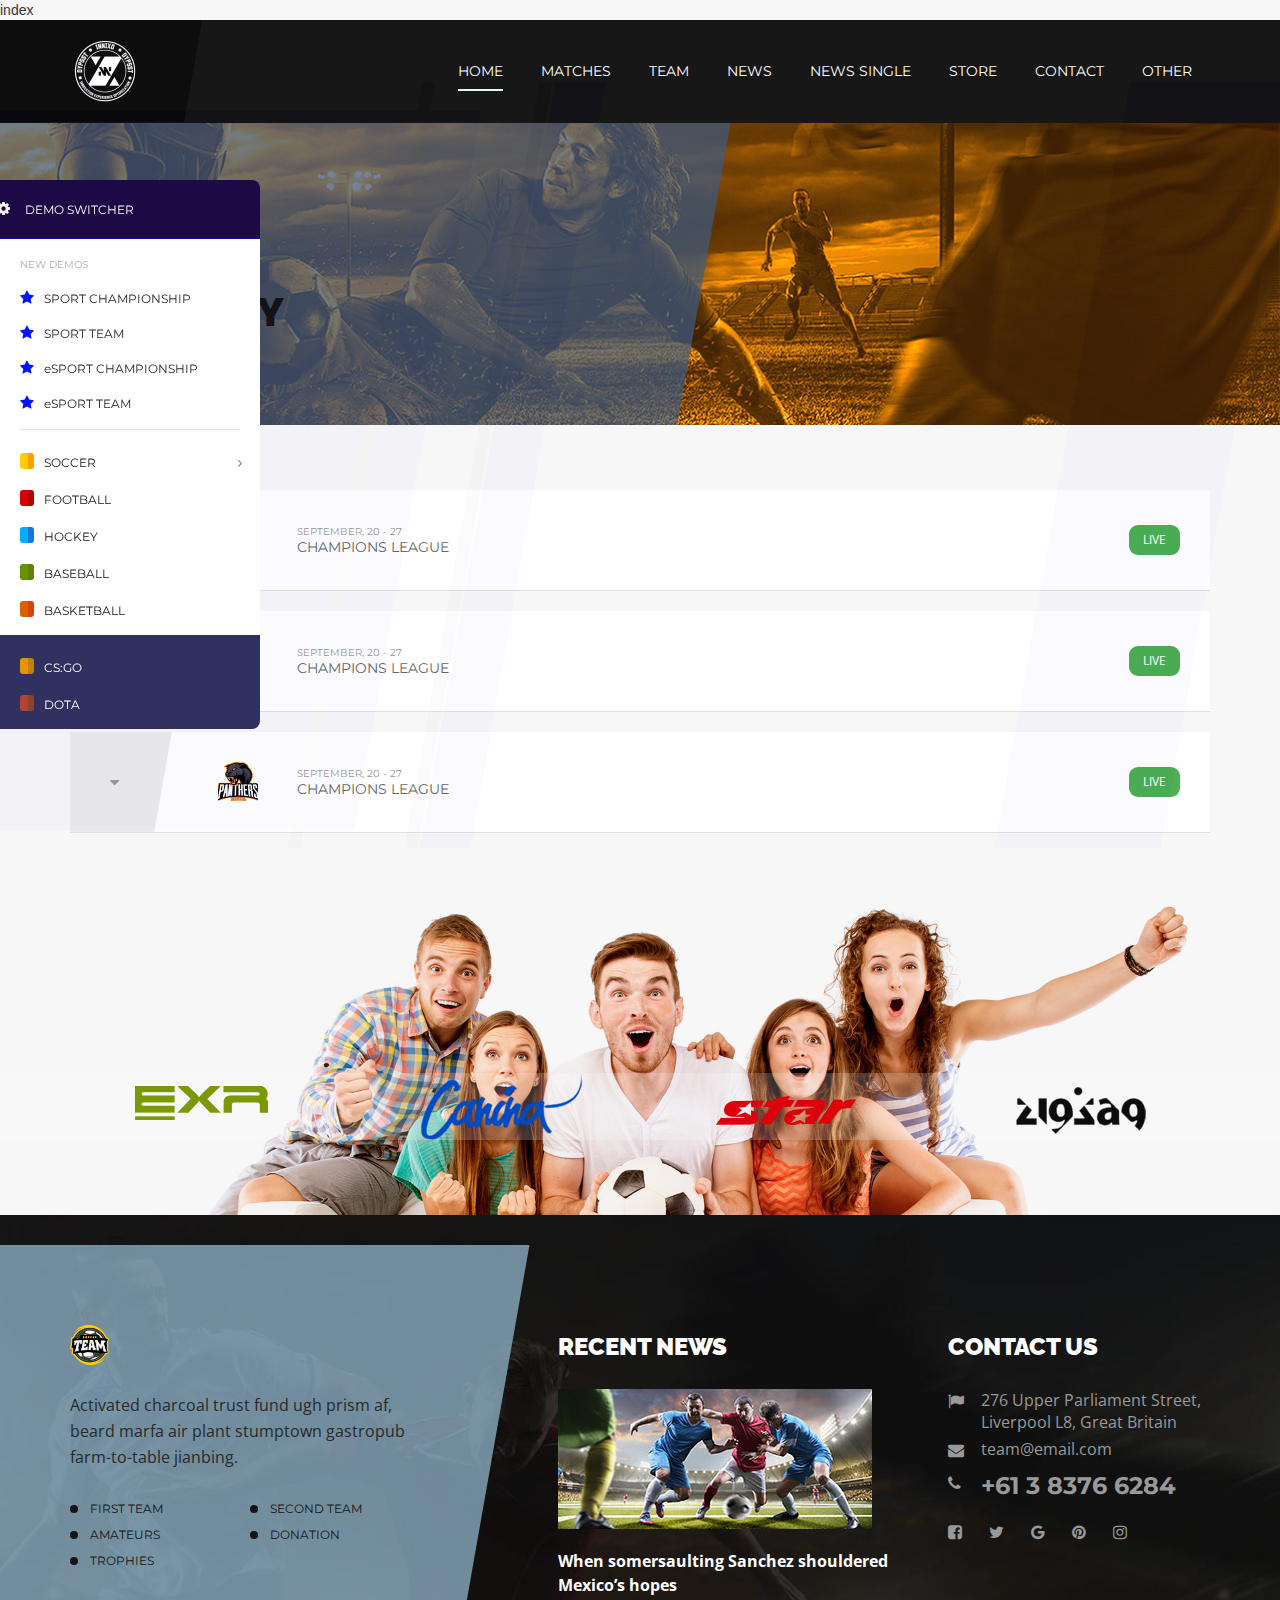
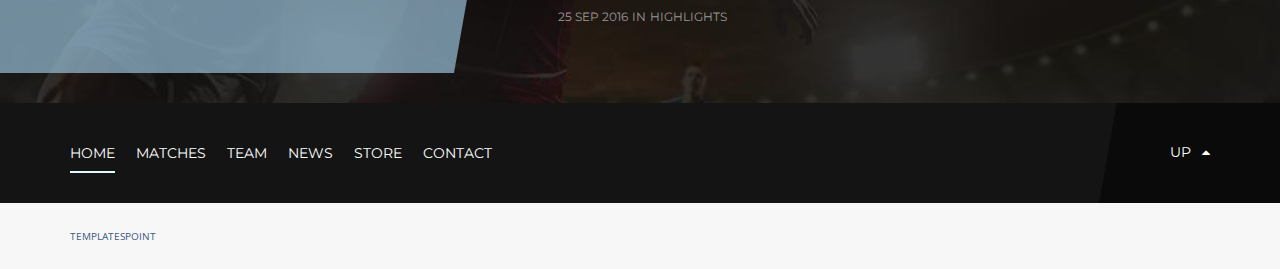
<file: championships-archive.html>
<!DOCTYPE html>
<html lang="en">

<head>
    <meta charset="utf-8">
    <meta http-equiv="X-UA-Compatible" content="IE=edge" />
    <meta name="description" content="" />
    <meta name="keywords" content="" />
    <meta name="viewport" content="width=device-width,initial-scale=1">
    <title>Team HTML</title>
    <link href="https://fonts.googleapis.com/css?family=Montserrat%7COpen+Sans:700,400%7CRaleway:400,800,900" rel="stylesheet" />
    <link rel="icon" href="favicon.ico" type="image/x-icon">
    <link href="css/library/bootstrap.css" rel="stylesheet" type="text/css" />
    <link href="dev-assets/preloader-default.css" rel="stylesheet" type="text/css" />
    <link href="dev-assets/demo-switcher.css" rel="stylesheet" type="text/css" />
    
 
   index
    <link href="css-min/soccer.min.css" rel="stylesheet" type="text/css" />
      <!-- 
     <link href="css-min/hockey.min.css" rel="stylesheet" type="text/css" />
    <link href="css-min/basketball.min.css" rel="stylesheet" type="text/css" />
    <link href="css-min/football.min.css" rel="stylesheet" type="text/css" />
    <link href="css-min/baseball.min.css" rel="stylesheet" type="text/css" />
    <link href="css-min/dota.min.css" rel="stylesheet" type="text/css" />
    <link href="css-min/csgo.min.css" rel="stylesheet" type="text/css" />
    
    All libraries included in this css, concating rules in /grunt/cssmin.js
    Use grunt default task for creating this files
    
    -->
</head>

<body>

	<div class="preloader-wrapper" id="preloader">
    <div class="motion-line dark-big"></div>
    <div class="motion-line yellow-big"></div>
    <div class="motion-line dark-small"></div>
    <div class="motion-line yellow-normal"></div>
    <div class="motion-line yellow-small1"></div>
    <div class="motion-line yellow-small2"></div>
</div>

    


    <!--MAIN MENU WRAP BEGIN-->
<div class="main-menu-wrap sticky-menu">
    <div class="container">
        <a href="index.html" class="custom-logo-link"><img src="images/soccer/logo.png" alt="logo" class="custom-logo"></a>
        <button type="button" class="navbar-toggle collapsed" data-toggle="collapse" data-target="#team-menu" aria-expanded="false">
            <span class="sr-only">Toggle navigation</span>
            <span class="icon-bar"></span>
            <span class="icon-bar"></span>
            <span class="icon-bar"></span>
        </button>
        <nav class="navbar">
            <div class="collapse navbar-collapse" id="team-menu">
                <ul class="main-menu nav">
                    <li class="active">
                        <a href="index.html"><span>Home</span></a>

                    </li>
                    <li>
                        <a href="matches.html"><span>Matches</span></a>
                        <ul>
                            <li>
                                <a href="standing-cup.html"><span>Standings<i class="fa fa-long-arrow-right" aria-hidden="true"></i></span></a>
                                <ul>
                                    <li><a href="standings.html"><span>championship</span></a></li>
                                </ul>
                            </li>
                            <li><a href="club-stats.html"><span>club stats</span></a></li>
                            <li><a href="match-live.html"><span>match live</span></a></li>
                            <li><a href="broadcasts.html"><span>broadcasts</span></a></li>
                            <li><a href="upcoming-match.html"><span>upcoming match</span></a></li>
                            <li>
                                <a href="championships-archive.html"><span>championships archive<i class="fa fa-long-arrow-right" aria-hidden="true"></i></span></a>
                                <ul>
                                    <li><a href="championship.html"><span>championship information</span></a></li>
                                </ul>	
                            </li>
                            <li><a href="live-text-stream.html"><span>Text stream</span></a></li>
                        </ul>
                    </li>
                    <li>
                        <a href="staff.html"><span>Team</span></a>
                        <ul>
                            <li><a href="player.html"><span>player first page</span></a></li>
                            <li><a href="player-second-page.html"><span>player second page</span></a></li>
                        </ul>
                    </li>
                    <li><a href="news.html"><span>News</span></a></li>
                    <li><a href="news-single.html"><span>News Single</span></a></li>
                    <li><a href="store.html"><span>Store</span></a></li>
                    <li><a href="contacts.html"><span>Contact</span></a></li>
                    <li>
                        <a href="#other"><span>other</span></a>
                        <ul>
                            <li><a href="404.html"><span>404</span></a></li>
                            <li><a href="offline.html"><span>offline</span></a></li>
                            <li><a href="coming-soon.html"><span>comming soon</span></a></li>
                            <li><a href="search.html"><span>search</span></a></li>
                            <li><a href="donations.html"><span>donations</span></a></li>
                            <li><a href="trophies.html"><span>trophies</span></a></li>
                            <li><a href="about-club.html"><span>about club</span></a></li>

                        </ul>	
                </ul>
            </div>       
        </nav>
    </div>
</div>
<!--MAIN MENU WRAP END-->


    <!--BREADCRUMBS BEGIN-->
<section class="image-header">
    <div class="container">
        <div class="row">
            <div class="col-md-6">
                <div class="info">
                    <div class="wrap">
                        <ul class="breadcrumbs">
                            <li><a href="index.html">Main</a>/</li>
                            <li>Category</li>
                        </ul>
                        <h1>Category</h1>
                    </div>
                </div>
            </div>	
        </div>
    </div>
</section>
<!--BREADCRUMBS END-->

    <!--BROADCAST WRAP BEGIN-->

    <div class="broadcast-wrap">
        <div class="container">
            
<div class="broadcast-list" id="accordion" role="tablist" aria-multiselectable="true">
    <div class="broadcast-item">
        <div class="item-header" id="headingOne">
            <div class="row">
                <div class="col-md-1">
                    <a data-toggle="collapse" data-parent="#accordion" href="#collapseOne" class="arrow"><i class="fa fa-caret-down" aria-hidden="true"></i></a>
                </div>
                <div class="col-md-11">
                    <div class="item-head-body">
                        <a href="club-stats.html"><img src="images/soccer/team-logo1.png" width="40" height="40" alt="main-match-icon"></a>
                        <span class="info">
                            <span class="what">September, 20 - 27</span>
                            <span class="then">Champions league</span>
                        </span>
                        <span class="marker">live</span>
                    </div>
                </div>
            </div>	
        </div>
        <div id="collapseOne" class="panel-collapse collapse" role="tabpanel" aria-labelledby="headingOne">
            <div class="img-wrap"><img src="images/soccer/broad-cup-img.jpg" alt="main-match-icon"></div>
            <div class="item-body">
                <div class="row">
                    <div class="col-md-12">
                        <p>Selvage mixtape coloring book, street art swag sriracha activated charcoal vegan hammock selfies distillery wayfarers dreamcatcher lyft beard. At first, for some time, I was not able to answer him one word; but as he had taken me in his arms.	</p>
                        <div class="part-list">
                            <div class="row">
                                <div class="col-md-3">
                                    <a href="club-stats.html" class="item">
                                        <span class="logo"><img src="images/soccer/team-logo5.png" width="80" height="80" alt="club-image"></span>
                                        <span class="name">Djurgardens IF</span>
                                    </a>
                                </div>
                                <div class="col-md-3">
                                    <a href="club-stats.html" class="item">
                                        <span class="logo"><img src="images/soccer/team-logo1.png" width="80" height="80" alt="club-image"></span>
                                        <span class="name">Djurgardens IF</span>
                                    </a>
                                </div>
                                <div class="col-md-3">
                                    <a href="club-stats.html" class="item">
                                        <span class="logo"><img src="images/soccer/team-logo2.png" width="80" height="80" alt="club-image"></span>
                                        <span class="name">Djurgardens IF</span>
                                    </a>
                                </div>
                                <div class="col-md-3">
                                    <a href="club-stats.html" class="item">
                                        <span class="logo"><img src="images/soccer/team-logo3.png" width="80" height="80" alt="club-image"></span>
                                        <span class="name">Djurgardens IF</span>
                                    </a>
                                </div>
                                <div class="col-md-3">
                                    <a href="club-stats.html" class="item">
                                        <span class="logo"><img src="images/soccer/team-logo4.png" width="80" height="80" alt="club-image"></span>
                                        <span class="name">Djurgardens IF</span>
                                    </a>
                                </div>
                                <div class="col-md-3">
                                    <a href="club-stats.html" class="item">
                                        <span class="logo"><img src="images/soccer/team-logo5.png" width="80" height="80" alt="club-image"></span>
                                        <span class="name">Djurgardens IF</span>
                                    </a>
                                </div>
                                <div class="col-md-3">
                                    <a href="club-stats.html" class="item">
                                        <span class="logo"><img src="images/soccer/team-logo2.png" width="80" height="80" alt="club-image"></span>
                                        <span class="name">Djurgardens IF</span>
                                    </a>
                                </div>
                                <div class="col-md-3">
                                    <a href="club-stats.html" class="item">
                                        <span class="logo"><img src="images/soccer/team-logo3.png" width="80" height="80" alt="club-image"></span>
                                        <span class="name">Djurgardens IF</span>
                                    </a>
                                </div>
                                <div class="col-md-3">
                                    <a href="club-stats.html" class="item">
                                        <span class="logo"><img src="images/soccer/team-logo4.png" width="80" height="80" alt="club-image"></span>
                                        <span class="name">Djurgardens IF</span>
                                    </a>
                                </div>
                                <div class="col-md-3">
                                    <a href="club-stats.html" class="item">
                                        <span class="logo"><img src="images/soccer/team-logo5.png" width="80" height="80" alt="club-image"></span>
                                        <span class="name">Djurgardens IF</span>
                                    </a>
                                </div>
                            </div>
                        </div>
                        <a href="championship.html" class="btn">View tournament page</a>
                    </div>
                </div>
            </div>
        </div>
    </div>
    <div class="broadcast-item">
        <div class="item-header" id="headingTwo" role="tab">
            <div class="row">
                <div class="col-md-1">
                    <a data-toggle="collapse" data-parent="#accordion" href="#collapseTwo" class="arrow"><i class="fa fa-caret-down" aria-hidden="true"></i></a>
                </div>
                <div class="col-md-11">
                    <div class="item-head-body">
                        <a href="club-stats.html"><img src="images/soccer/team-logo1.png" width="40" height="40" alt="main-match-icon"></a>
                        <span class="info">
                            <span class="what">September, 20 - 27</span>
                            <span class="then">Champions league</span>
                        </span>
                        <span class="marker">live</span>
                    </div>
                </div>
            </div>	
        </div>
        <div id="collapseTwo" class="panel-collapse collapse" role="tabpanel" aria-labelledby="headingOne">
            <div class="img-wrap"><img src="images/soccer/broad-cup-img.jpg" alt="main-match-icon"></div>
                <div class="item-body">
                    <div class="row">
                        <div class="col-md-12">
                            <p>Selvage mixtape coloring book, street art swag sriracha activated charcoal vegan hammock selfies distillery wayfarers dreamcatcher lyft beard. At first, for some time, I was not able to answer him one word; but as he had taken me in his arms.	</p>
                            <div class="part-list">
                                <div class="row">
                                    <div class="col-md-3">
                                        <a href="club-stats.html" class="item">
                                            <span class="logo"><img src="images/soccer/team-logo1.png" width="80" height="80" alt="club-image"></span>
                                            <span class="name">Djurgardens IF</span>
                                        </a>
                                    </div>
                                    <div class="col-md-3">
                                        <a href="club-stats.html" class="item">
                                            <span class="logo"><img src="images/soccer/team-logo2.png" width="80" height="80" alt="club-image"></span>
                                            <span class="name">Djurgardens IF</span>
                                        </a>
                                    </div>
                                    <div class="col-md-3">
                                        <a href="club-stats.html" class="item">
                                            <span class="logo"><img src="images/soccer/team-logo3.png" width="80" height="80" alt="club-image"></span>
                                            <span class="name">Djurgardens IF</span>
                                        </a>
                                    </div>
                                    <div class="col-md-3">
                                        <a href="club-stats.html" class="item">
                                            <span class="logo"><img src="images/soccer/team-logo4.png" width="80" height="80" alt="club-image"></span>
                                            <span class="name">Djurgardens IF</span>
                                        </a>
                                    </div>
                                    <div class="col-md-3">
                                        <a href="club-stats.html" class="item">
                                            <span class="logo"><img src="images/soccer/team-logo5.png" width="80" height="80" alt="club-image"></span>
                                            <span class="name">Djurgardens IF</span>
                                        </a>
                                    </div>
                                    <div class="col-md-3">
                                        <a href="club-stats.html" class="item">
                                            <span class="logo"><img src="images/soccer/team-logo1.png" width="80" height="80" alt="club-image"></span>
                                            <span class="name">Djurgardens IF</span>
                                        </a>
                                    </div>
                                    <div class="col-md-3">
                                        <a href="club-stats.html" class="item">
                                            <span class="logo"><img src="images/soccer/team-logo2.png" width="80" height="80" alt="club-image"></span>
                                            <span class="name">Djurgardens IF</span>
                                        </a>
                                    </div>
                                    <div class="col-md-3">
                                        <a href="club-stats.html" class="item">
                                            <span class="logo"><img src="images/soccer/team-logo3.png" width="80" height="80" alt="club-image"></span>
                                            <span class="name">Djurgardens IF</span>
                                        </a>
                                    </div>
                                    <div class="col-md-3">
                                        <a href="club-stats.html" class="item">
                                            <span class="logo"><img src="images/soccer/team-logo4.png" width="80" height="80" alt="club-image"></span>
                                            <span class="name">Djurgardens IF</span>
                                        </a>
                                    </div>
                                    <div class="col-md-3">
                                        <a href="club-stats.html" class="item">
                                            <span class="logo"><img src="images/soccer/team-logo5.png" width="80" height="80" alt="club-image"></span>
                                            <span class="name">Djurgardens IF</span>
                                        </a>
                                    </div>
                                </div>
                            </div>
                            <a href="championship.html" class="btn">View tournament page</a>
                        </div>
                    </div>
                </div>
            </div>
    </div>
    
    <div class="broadcast-item">
        <div class="item-header" id="headingThree" role="tab">
            <div class="row">
                <div class="col-md-1">
                    <a data-toggle="collapse" data-parent="#accordion" href="#collapseThree" class="arrow"><i class="fa fa-caret-down" aria-hidden="true"></i></a>
                </div>
                <div class="col-md-11">
                    <div class="item-head-body">
                        <a href="club-stats.html"><img src="images/soccer/team-logo1.png" width="40" height="40" alt="main-match-icon"></a>
                        <span class="info">
                            <span class="what">September, 20 - 27</span>
                            <span class="then">Champions league</span>
                        </span>
                        <span class="marker">live</span>
                    </div>
                </div>
            </div>	
        </div>
        <div id="collapseThree" class="panel-collapse collapse" role="tabpanel" aria-labelledby="headingThree">
            <div class="img-wrap"><img src="images/soccer/broad-cup-img.jpg" alt="main-match-icon"></div>
                <div class="item-body">
                    <div class="row">
                        <div class="col-md-12">
                            <p>Selvage mixtape coloring book, street art swag sriracha activated charcoal vegan hammock selfies distillery wayfarers dreamcatcher lyft beard. At first, for some time, I was not able to answer him one word; but as he had taken me in his arms.	</p>
                            <div class="part-list">
                                <div class="row">
                                    <div class="col-md-3">
                                        <a href="club-stats.html" class="item">
                                            <span class="logo"><img src="images/soccer/team-logo1.png" width="80" height="80" alt="club-image"></span>
                                            <span class="name">Djurgardens IF</span>
                                        </a>
                                    </div>
                                    <div class="col-md-3">
                                        <a href="club-stats.html" class="item">
                                            <span class="logo"><img src="images/soccer/team-logo2.png" width="80" height="80" alt="club-image"></span>
                                            <span class="name">Djurgardens IF</span>
                                        </a>
                                    </div>
                                    <div class="col-md-3">
                                        <a href="club-stats.html" class="item">
                                            <span class="logo"><img src="images/soccer/team-logo3.png" width="80" height="80" alt="club-image"></span>
                                            <span class="name">Djurgardens IF</span>
                                        </a>
                                    </div>
                                    <div class="col-md-3">
                                        <a href="club-stats.html" class="item">
                                            <span class="logo"><img src="images/soccer/team-logo4.png" width="80" height="80" alt="club-image"></span>
                                            <span class="name">Djurgardens IF</span>
                                        </a>
                                    </div>
                                    <div class="col-md-3">
                                        <a href="club-stats.html" class="item">
                                            <span class="logo"><img src="images/soccer/team-logo5.png" width="80" height="80" alt="club-image"></span>
                                            <span class="name">Djurgardens IF</span>
                                        </a>
                                    </div>
                                    <div class="col-md-3">
                                        <a href="club-stats.html" class="item">
                                            <span class="logo"><img src="images/soccer/team-logo1.png" width="80" height="80" alt="club-image"></span>
                                            <span class="name">Djurgardens IF</span>
                                        </a>
                                    </div>
                                    <div class="col-md-3">
                                        <a href="club-stats.html" class="item">
                                            <span class="logo"><img src="images/soccer/team-logo2.png" width="80" height="80" alt="club-image"></span>
                                            <span class="name">Djurgardens IF</span>
                                        </a>
                                    </div>
                                    <div class="col-md-3">
                                        <a href="club-stats.html" class="item">
                                            <span class="logo"><img src="images/soccer/team-logo3.png" width="80" height="80" alt="club-image"></span>
                                            <span class="name">Djurgardens IF</span>
                                        </a>
                                    </div>
                                    <div class="col-md-3">
                                        <a href="club-stats.html" class="item">
                                            <span class="logo"><img src="images/soccer/team-logo4.png" width="80" height="80" alt="club-image"></span>
                                            <span class="name">Djurgardens IF</span>
                                        </a>
                                    </div>
                                    <div class="col-md-3">
                                        <a href="club-stats.html" class="item">
                                            <span class="logo"><img src="images/soccer/team-logo5.png" width="80" height="80" alt="club-image"></span>
                                            <span class="name">Djurgardens IF</span>
                                        </a>
                                    </div>
                                </div>
                            </div>
                            <a href="championship.html" class="btn">View tournament page</a>
                        </div>
                    </div>
                </div>
            </div>
    </div>
</div>
        </div>
         <!--BROADCAST SPONSORS BEGIN-->
<div class="broadcast-sponsors">
    <div class="list">
        <div class="container">
            <div class="row">
                <div class="col-sm-3 col-xs-6 text-center">
                    <img class="image-width" src="images/common/sponsor-img3.png" alt="sponsor-img">	
                </div>
                <div class="col-sm-3 col-xs-6 text-center">
                    <img  class="image-width" src="images/common/sponsor-img.png" alt="sponsor-img">	
                </div>
                <div class="col-sm-3 col-xs-6 text-center">
                    <img class="image-width" src="images/common/sponsor-img1.png" alt="sponsor-img">	
                </div>
                <div class="col-sm-3 col-xs-6 text-center">
                    <img class="dota-csgo-image image-width" src="images/common/sponsor-img2.png" alt="sponsor-img">	
                </div>	
            </div>
        </div>
    </div>
</div>
<!--BROADCAST SPONSORS END-->
    </div>

    <!--BROADCAST WRAP END-->

    <!--FOOTER BEGIN-->
<footer class="footer">
    <div class="wrapper-overfllow">
        <div class="container">
            <div class="row">
                <div class="col-md-4 col-sm-12">
                    <div class="footer-left">
                        <div class="wrap">
                            <a href="index.html" class="foot-logo"><img src="images/soccer/footer-logo.png" alt="footer-logo"></a>
                            <p>Activated charcoal trust fund ugh prism af, beard marfa air plant stumptown gastropub farm-to-table jianbing.</p>
                            <ul class="foot-left-menu">
                                <li><a href="staff.html">First team</a></li>
                                <li><a href="staff.html">Second team</a></li>
                                <li><a href="amateurs.html">Amateurs</a></li>
                                <li><a href="donations.html">Donation</a></li>
                                <li><a href="trophies.html">trophies</a></li>
                            </ul>
                        </div>
                    </div>
                </div>
                <div class="col-md-4 col-sm-12 col-lg-offset-1">
                    <div class="foot-news">
                        <h4>Recent news</h4>
                        <div class="item">
                            <a href="news.html" class="image"><img class="img-responsive" src="images/soccer/foot-news-img.jpg" alt="news-image"></a>
                            <a href="news.html" class="name">When somersaulting Sanchez shouldered Mexico’s hopes</a>
                            <a href="news.html" class="date">25 Sep 2016</a>
                            <span class="separator">in</span>
                            <a href="news.html" class="category">Highlights</a>
                        </div>
                    </div>
                </div>
                <div class=" col-lg-3 col-md-4 col-sm-12">
                    <div class="foot-contact">
                        <h4>Contact us</h4>
                        <ul class="contact-list">
                            <li><i class="fa fa-flag" aria-hidden="true"></i><span>276 Upper Parliament Street, Liverpool L8, Great Britain</span></li>
                            <li><i class="fa fa-envelope" aria-hidden="true"></i><a href="mailto:team@email.com">team@email.com</a></li>
                            <li class="phone"><i class="fa fa-phone" aria-hidden="true"></i><span>+61 3 8376 6284</span></li>
                        </ul>
                        <ul class="socials">
                            <li><a href="#"><i class="fa fa-facebook-square" aria-hidden="true"></i></a></li>
                            <li><a href="#"><i class="fa fa-twitter" aria-hidden="true"></i></a></li>
                            <li><a href="#"><i class="fa fa-google" aria-hidden="true"></i></a></li>
                            <li><a href="#"><i class="fa fa-pinterest" aria-hidden="true"></i></a></li>
                            <li><a href="#"><i class="fa fa-instagram" aria-hidden="true"></i></a></li>
                        </ul>
                    </div>
                </div>
            </div>
        </div>
    </div>
    <div class="footer-menu-wrap">
        <div class="container">
            <div class="row">
                <div class="col-md-12">
                    <ul class="footer-menu">
                        <li class="active"><a href="index.html"><span>Home</span></a></li>
                        <li><a href="matches.html"><span>Matches</span></a></li>
                        <li><a href="staff.html"><span>Team</span></a></li>
                        <li><a href="news.html"><span>News</span></a></li>
                        <li><a href="store.html"><span>Store</span></a></li>
                        <li><a href="contacts.html"><span>Contact</span></a></li>
                    </ul>	
                    <a href="#top" class="foot-up"><span>up <i class="fa fa-caret-up" aria-hidden="true"></i></span></a>
                </div>
            </div>
        </div>
    </div>
    <div class="footer-bottom">
        <div class="container">
            <div class="row">
                <div class="col-xs-6">
                    <div class="copyrights">
                        <a target="_blank" href="http://www.templatespoint.net">TemplatesPoint</a>
                    </div>
                </div>
                <div class="col-xs-6">
                    <div class="created">
                        
                    </div>
                </div>
            </div>
        </div>
    </div>
</footer>
<!--FOOTER END-->

    <script type="text/javascript" src="js/library/jquery.js"></script>
<script type="text/javascript" src="js/library/jquery-ui.js"></script>
<script type="text/javascript" src="js/library/bootstrap.js"></script>
<script type="text/javascript" src="js/library/jquery.sticky.js"></script>
<script type="text/javascript" src="js/library/jquery.jcarousel.js"></script>
<script type="text/javascript" src="js/library/jcarousel.connected-carousels.js"></script>
<script type="text/javascript" src="js/library/owl.carousel.js"></script>
<script type="text/javascript" src="js/library/progressbar.js"></script>
<script type="text/javascript" src="js/library/jquery.bracket.min.js"></script>
<script type="text/javascript" src="js/library/chartist.js"></script>
<script type="text/javascript" src="js/library/Chart.js"></script>
<script type="text/javascript" src="js/library/fancySelect.js"></script>
<script type="text/javascript" src="js/library/isotope.pkgd.js"></script>
<script type="text/javascript" src="js/library/imagesloaded.pkgd.js"></script>

<script type="text/javascript" src="js/jquery.team-coundown.js"></script>
<script type="text/javascript" src="js/matches-slider.js"></script>
<script type="text/javascript" src="js/header.js"></script>
<script type="text/javascript" src="js/matches_broadcast_listing.js"></script>
<script type="text/javascript" src="js/news-line.js"></script>
<script type="text/javascript" src="js/match_galery.js"></script>
<script type="text/javascript" src="js/main-club-gallery.js"></script>
<script type="text/javascript" src="js/product-slider.js"></script>
<script type="text/javascript" src="js/circle-bar.js"></script>
<script type="text/javascript" src="js/standings.js"></script>
<script type="text/javascript" src="js/shop-price-filter.js"></script>
<script type="text/javascript" src="js/timeseries.js"></script>
<script type="text/javascript" src="js/radar.js"></script>
<script type="text/javascript" src="js/slider.js"></script>
<script type="text/javascript" src="js/preloader.js"></script>
<script type="text/javascript" src="js/diagram.js"></script>
<script type="text/javascript" src="js/bi-polar-diagram.js"></script>
<script type="text/javascript" src="js/label-placement-diagram.js"></script>
<script type="text/javascript" src="js/donut-chart.js"></script>
<script type="text/javascript" src="js/animate-donut.js"></script>
<script type="text/javascript" src="js/advanced-smil.js"></script>
<script type="text/javascript" src="js/svg-path.js"></script>
<script type="text/javascript" src="js/pick-circle.js"></script>
<script type="text/javascript" src="js/horizontal-bar.js"></script>
<script type="text/javascript" src="js/gauge-chart.js"></script>
<script type="text/javascript" src="js/stacked-bar.js"></script>

<script type="text/javascript" src="js/library/chartist-plugin-legend.js"></script>
<script type="text/javascript" src="js/library/chartist-plugin-threshold.js"></script>
<script type="text/javascript" src="js/library/chartist-plugin-pointlabels.js"></script>

<script type="text/javascript" src="js/treshold.js"></script>
<script type="text/javascript" src="js/visible.js"></script>
<script type="text/javascript" src="js/anchor.js"></script>
<script type="text/javascript" src="js/landing_carousel.js"></script>
<script type="text/javascript" src="js/landing_sport_standings.js"></script>
<script type="text/javascript" src="js/twitterslider.js"></script>
<script type="text/javascript" src="js/champions.js"></script>
<script type="text/javascript" src="js/landing_mainnews_slider.js"></script>
<script type="text/javascript" src="js/carousel.js"></script>
<script type="text/javascript" src="js/video_slider.js"></script>
<script type="text/javascript" src="js/footer_slides.js"></script>
<script type="text/javascript" src="js/player_test.js"></script>

<script type="text/javascript" src="js/main.js"></script>

	<!--DEMO SWITCHER BEGIN-->
<a class="demo-switcher-small-button">
    <i class="fa fa-cog fa-spin fa-fw margin-bottom"></i>
</a>
<div class="demo-switcher"> 
    <div class="switcher-header">
        <p><i class="fa fa-cog fa-spin fa-fw" aria-hidden="true"></i>demo switcher</p>
    </div>
    <div class="switcher-menu">
        <div class="special-list">
            <h3>New demos</h3>
            <ul>
                <li><a href="sport-championship-landing.html" data-scheme="csgo"><i class="fa fa-star" aria-hidden="true"></i>sport championship</a></li>
                <li><a href="sport-team-landing.html" data-scheme="csgo"><i class="fa fa-star" aria-hidden="true"></i>sport team</a></li>
                <li class="small-letter"><a href="esport-championship-landing.html" data-scheme="csgo"><i class="fa fa-star" aria-hidden="true"></i><p>eSport championship</p></a></li>
                <li class="small-letter"><a href="esport-team-landing.html" data-scheme="csgo"><i class="fa fa-star" aria-hidden="true"></i><p>eSport team</p></a></li>
            </ul>
        </div>
        <ul class="light-list demo-swith">
            <li><a href="indexa369.html?scheme=soccer" data-scheme="soccer"><span class="soccer"></span>Soccer</a></li>
            <li><a href="index70c2.html?scheme=amfootball" data-scheme="amfootball"><span class="football"></span>Football</a></li>
            <li><a href="index075a.html?scheme=hockey" data-scheme="hockey"><span class="hockey"></span>Hockey</a></li>
            <li><a href="indexc4b0.html?scheme=baseball" data-scheme="baseball"><span class="baseball"></span>Baseball</a></li>
            <li><a href="index9439.html?scheme=basketball" data-scheme="basketball"><span class="basketball"></span>Basketball</a></li>
        </ul>
        <ul class="dark-list demo-swith">
            <li><a href="index8bc9.html?scheme=csgo" data-scheme="csgo"><span class="csgo"></span>CS:GO</a></li>
            <li><a href="indexd51a.html?scheme=dota" data-scheme="dota"><span class="dota"></span>DOTA</a></li>
        </ul>
    </div>
</div>
<!--DEMO SWITCHER END-->

<script type="text/javascript" src="dev-assets/demo-switcher.js"></script>
</body>


</html>
</file>
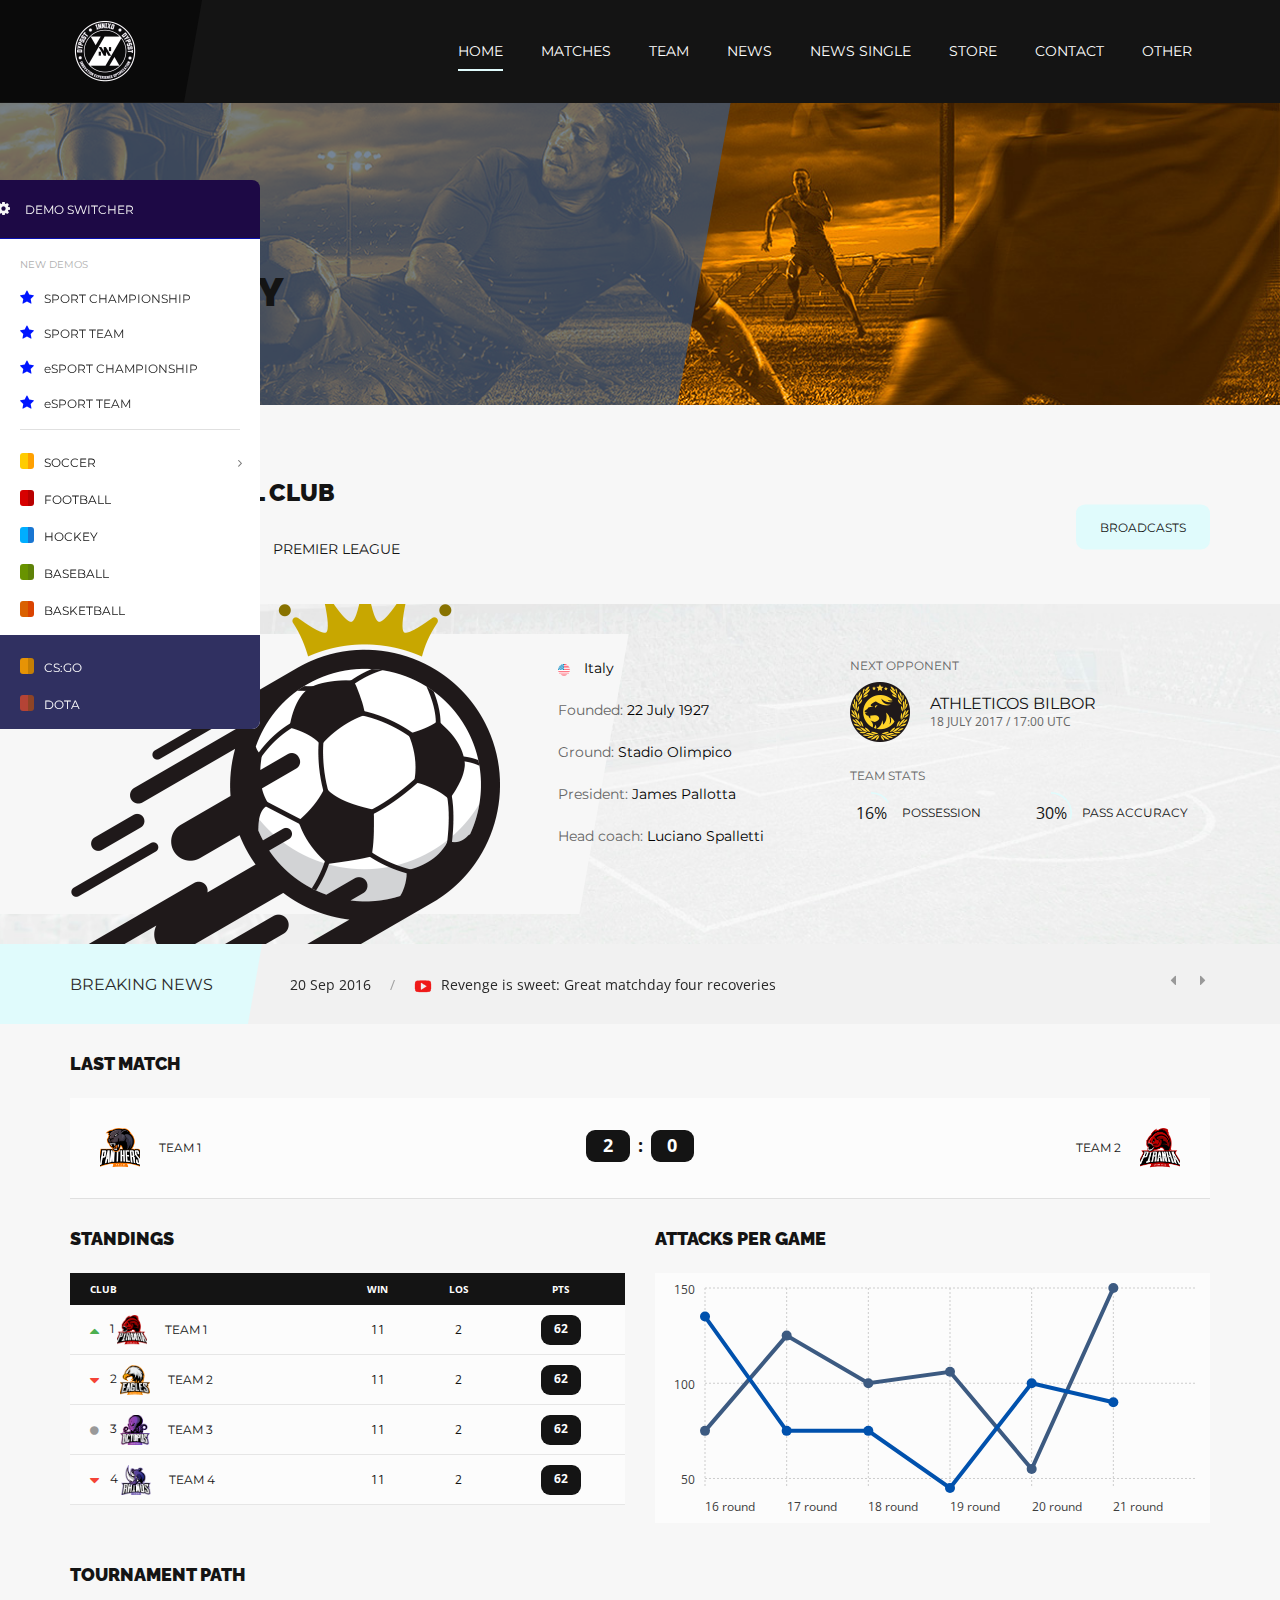
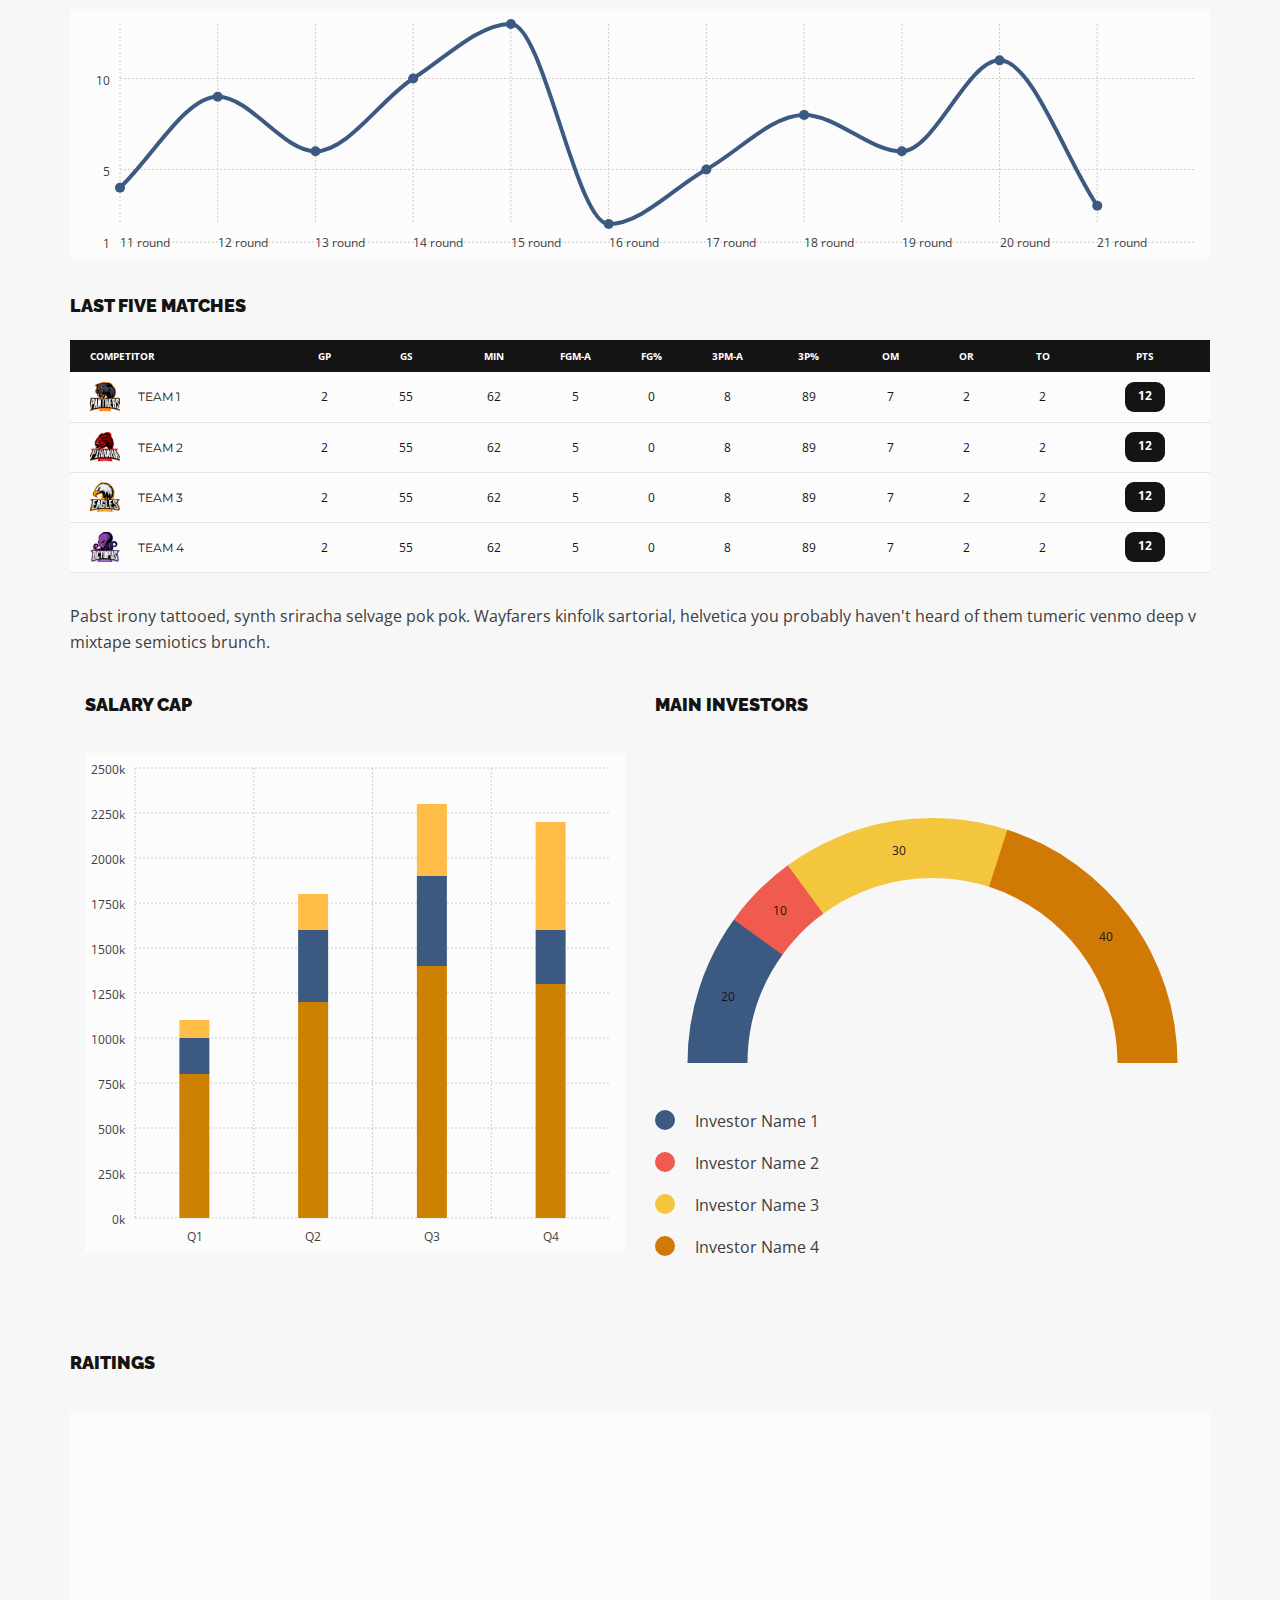
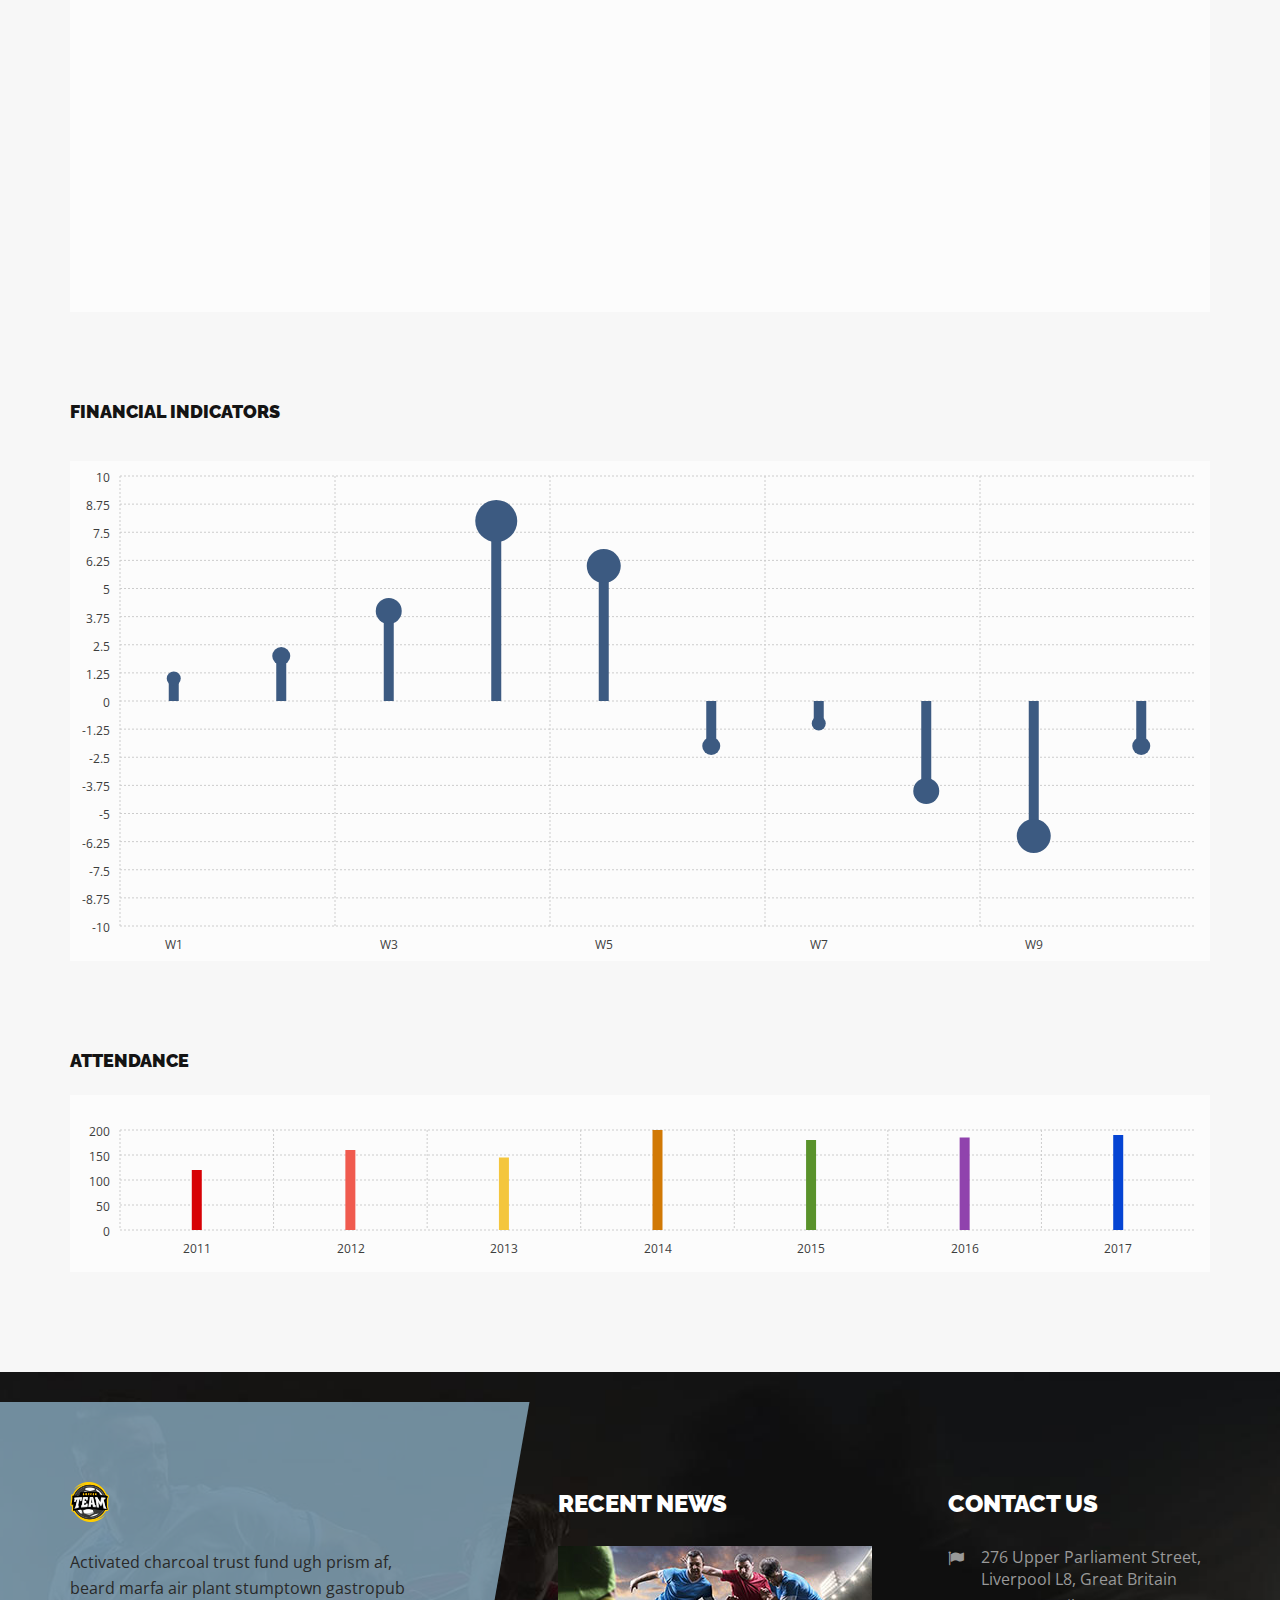
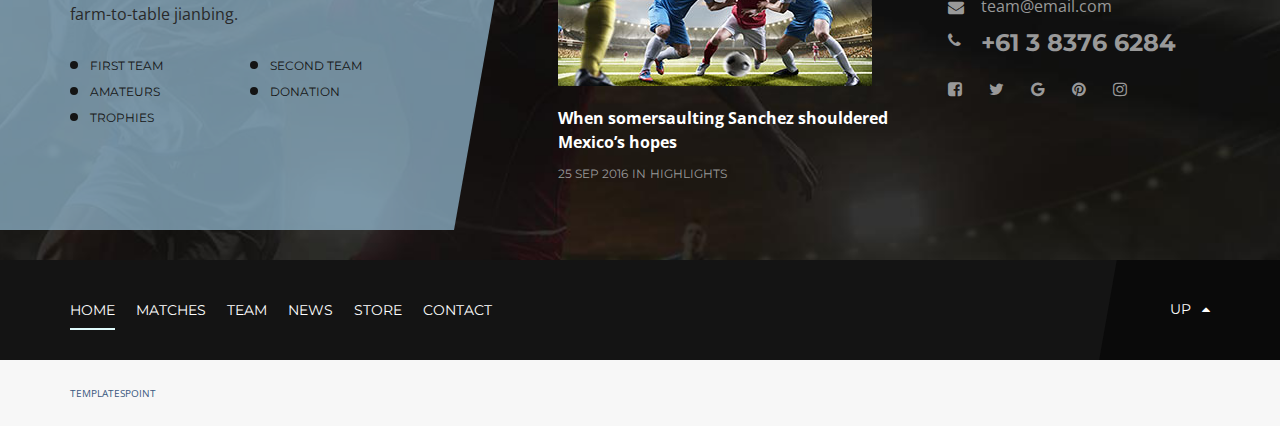
<file: club-stats.html>
<!DOCTYPE html>
<html lang="en">


<head>
    <meta charset="utf-8">
    <meta http-equiv="X-UA-Compatible" content="IE=edge" />
    <meta name="description" content="" />
    <meta name="keywords" content="" />
    <meta name="viewport" content="width=device-width,initial-scale=1">
    <title>Team HTML</title>
    <link href="https://fonts.googleapis.com/css?family=Montserrat%7COpen+Sans:700,400%7CRaleway:400,800,900" rel="stylesheet" />
    <link rel="icon" href="favicon.ico" type="image/x-icon">
    <link href="css/library/bootstrap.css" rel="stylesheet" type="text/css" />
    <link href="dev-assets/preloader-default.css" rel="stylesheet" type="text/css" />
    <link href="dev-assets/demo-switcher.css" rel="stylesheet" type="text/css" />
    

    

    <link href="css-min/soccer.min.css" rel="stylesheet" type="text/css" />
       <!--  <link href="css-min/hockey.min.css" rel="stylesheet" type="text/css" />
    <link href="css-min/basketball.min.css" rel="stylesheet" type="text/css" />
    <link href="css-min/football.min.css" rel="stylesheet" type="text/css" />
    <link href="css-min/baseball.min.css" rel="stylesheet" type="text/css" />
    <link href="css-min/dota.min.css" rel="stylesheet" type="text/css" />
    <link href="css-min/csgo.min.css" rel="stylesheet" type="text/css" />
    
    All libraries included in this css, concating rules in /grunt/cssmin.js
    Use grunt default task for creating this files
    
    -->
</head>

<body>

	<div class="preloader-wrapper" id="preloader">
    <div class="motion-line dark-big"></div>
    <div class="motion-line yellow-big"></div>
    <div class="motion-line dark-small"></div>
    <div class="motion-line yellow-normal"></div>
    <div class="motion-line yellow-small1"></div>
    <div class="motion-line yellow-small2"></div>
</div>

    

    


    <!--MAIN MENU WRAP BEGIN-->
<div class="main-menu-wrap sticky-menu">
    <div class="container">
        <a href="index-2.html" class="custom-logo-link"><img src="images/soccer/logo.png" alt="logo" class="custom-logo"></a>
        <button type="button" class="navbar-toggle collapsed" data-toggle="collapse" data-target="#team-menu" aria-expanded="false">
            <span class="sr-only">Toggle navigation</span>
            <span class="icon-bar"></span>
            <span class="icon-bar"></span>
            <span class="icon-bar"></span>
        </button>
        <nav class="navbar">
            <div class="collapse navbar-collapse" id="team-menu">
                <ul class="main-menu nav">
                    <li class="active">
                        <a href="index-2.html"><span>Home</span></a>

                    </li>
                    <li>
                        <a href="matches.html"><span>Matches</span></a>
                        <ul>
                            <li>
                                <a href="standing-cup.html"><span>Standings<i class="fa fa-long-arrow-right" aria-hidden="true"></i></span></a>
                                <ul>
                                    <li><a href="standings.html"><span>championship</span></a></li>
                                </ul>
                            </li>
                            <li><a href="club-stats.html"><span>club stats</span></a></li>
                            <li><a href="match-live.html"><span>match live</span></a></li>
                            <li><a href="broadcasts.html"><span>broadcasts</span></a></li>
                            <li><a href="upcoming-match.html"><span>upcoming match</span></a></li>
                            <li>
                                <a href="championships-archive.html"><span>championships archive<i class="fa fa-long-arrow-right" aria-hidden="true"></i></span></a>
                                <ul>
                                    <li><a href="championship.html"><span>championship information</span></a></li>
                                </ul>	
                            </li>
                            <li><a href="live-text-stream.html"><span>Text stream</span></a></li>
                        </ul>
                    </li>
                    <li>
                        <a href="staff.html"><span>Team</span></a>
                        <ul>
                            <li><a href="player.html"><span>player first page</span></a></li>
                            <li><a href="player-second-page.html"><span>player second page</span></a></li>
                        </ul>
                    </li>
                    <li><a href="news.html"><span>News</span></a></li>
                    <li><a href="news-single.html"><span>News Single</span></a></li>
                    <li><a href="store.html"><span>Store</span></a></li>
                    <li><a href="contacts.html"><span>Contact</span></a></li>
                    <li>
                        <a href="#other"><span>other</span></a>
                        <ul>
                            <li><a href="404.html"><span>404</span></a></li>
                            <li><a href="offline.html"><span>offline</span></a></li>
                            <li><a href="coming-soon.html"><span>comming soon</span></a></li>
                            <li><a href="search.html"><span>search</span></a></li>
                            <li><a href="donations.html"><span>donations</span></a></li>
                            <li><a href="trophies.html"><span>trophies</span></a></li>
                            <li><a href="about-club.html"><span>about club</span></a></li>

                        </ul>
                    </li>
                    	
                </ul>
            </div>       
        </nav>
    </div>
</div>
<!--MAIN MENU WRAP END-->


    <!--BREADCRUMBS BEGIN-->
<section class="image-header">
    <div class="container">
        <div class="row">
            <div class="col-md-6">
                <div class="info">
                    <div class="wrap">
                        <ul class="breadcrumbs">
                            <li><a href="index-2.html">Main</a>/</li>
                            <li>Category</li>
                        </ul>
                        <h1>Category</h1>
                    </div>
                </div>
            </div>	
        </div>
    </div>
</section>
<!--BREADCRUMBS END-->

    <!--IMAGE HEADER END-->

    <!--CLUB WRAP BEGIN-->

    <section class="club-wrap">
        <div class="container">
            <div class="row row-eq-height">
                <div class="col-md-9 col-sm-9 col-xs-9">
                    <h4>Internacional club</h4>
                    <ul class="tab-filters">
                        <li class="active"><a href="#all">All</a></li>
                        <li><a href="#nationalcup">National cup</a></li>
                        <li><a href="#premierleague">Premier league</a></li>
                    </ul>
                </div>
                <div class="col-md-3 col-sm-3 col-xs-3">
                    <a href="broadcasts.html" class="btn small club-top-btn">Broadcasts</a>
                </div>
            </div>
        </div>
        <div class="club-top-info">
            <div class="organisation-header-wrapper">
    <div class="container">
        <div class="row">
            <div class="col-md-5">
                <div class="club-logo  wpb_animate_when_almost_visible wpb_zoomInLeft zoomInLeft wpb_start_animation animated">
                    <img class="img-responsive" src="images/soccer/champ-logo.png" alt="organisation logo" >                
                </div>
            </div>
            <div class="col-md-3">
                <div class="org-club-info">
                                        <div class="item country">
                        <img src="images/common/en-flag.png" alt="flag">
                        Italy                    </div>
                                        
                    <div class="item"><span>Founded:</span> 22 July 1927</div>
                    <div class="item"><span>Ground:</span> Stadio Olimpico</div>
                    <div class="item"><span>President:</span> James Pallotta</div>
                    <div class="item"><span>Head coach:</span> Luciano Spalletti</div>
                </div>
            </div>
            <div class="col-md-4">
                <div class="org-club-stat">
                    <div class="title">next opponent</div>
                    <div class="next">
                        <div class="avatar">
                            <a href="matches.html" title="Athleticos Bilbor – AC Ramau">
                                <img src="images/common/main-match-icon1.png"  alt="oponent logo"> 
                            </a>
                        </div>
                        <div class="info">
                            <div class="name">Athleticos Bilbor</div>
                            <div class="date">18 July 2017 / 17:00 UTC</div>
                        </div>
                    </div>
                    <div class="title">team stats</div>
                    <div class="circle-item">
                        <div class="circle-bar" id="circle_3" data-percent="47"></div>
                        <div class="text">Possession </div>
                    </div>
                    <div class="circle-item">
                        <div class="circle-bar" id="circle_4" data-percent="87"></div>
                        <div class="text">Pass Accuracy </div>
                    </div>             
                </div>
            </div>
        </div>	
    </div>	
</div>
        </div>
    </section>

    <!--CLUB WRAP END-->

    <!--MAIN BREAKING NEWS BEGIN-->
<div class="main-breaking-news">
    <div class="container">
        <div class="row">
            <div class="col-md-2 col-sm-3 col-xs-12">
                <div class="break-title"><span>Breaking news</span></div>
            </div>
            <div class="col-md-10 col-sm-9 col-xs-12">
                <div id="main-breaking-list" class="carousel slide main-breaking-list" data-ride="carousel">
                    <div class="carousel-inner" role="listbox">
                        <div class="item active">
                            <a href="news-single.html">
                                <span class="date">20 Sep 2016 <span>/</span></span>	
                                <span class="news"><img src="images/common/news-youtube-icon.png" alt="news-youtube">Revenge is sweet: Great matchday four recoveries</span>
                            </a>
                        </div>
                        <div class="item">
                            <a href="news-single.html">
                                <span class="date">22 Sep 2016 <span>/</span></span>	
                                <span class="news">Revenge is sweet: Great matchday four recoveries</span>
                            </a>
                        </div>
                    </div>	
                    <div class="arrow-wrap">
                        <!-- Controls -->
                        <a class="nav-arrow left-arrow" href="#main-breaking-list" role="button" data-slide="prev">
                            <i class="fa fa-caret-left" aria-hidden="true"></i>
                            <span class="sr-only">Previous</span>
                        </a>
                        <a class="nav-arrow right-arrow" href="#main-breaking-list" role="button" data-slide="next">
                            <i class="fa fa-caret-right" aria-hidden="true"></i>
                            <span class="sr-only">Next</span>
                        </a>
                    </div>
                </div>
            </div>
        </div>
    </div>
</div>
<!--MAIN BREAKING NEWS END-->

    <!--CLUB MAIN STAT BEGIN-->
<section class="club-main-stat">
    <div class="container">
        <div class="row">
            <div class="col-md-12">
                <h6>Last match</h6>
                <div class="last-match">
                    <div class="team">
                        <a href="about-club.html"><img src="images/soccer/team-logo1.png" width="40" height="40" alt="team-logo"></a>
                        <a href="about-club.html" class="name">Team 1</a>
                    </div>
                    <div class="score"><span>2</span>:<span>0</span></div>
                    <div class="team right">
                        <a href="about-club.html" class="name">Team 2</a>
                        <a href="about-club.html"><img src="images/soccer/team-logo2.png" width="40" height="40" alt="team-logo"></a>
                    </div>
                </div>
            </div>
            <div class="col-md-6">
                <h6>Standings</h6>
                <div class="club-standings overflow-scroll">
                    <table class="table-standings">
                        <tr>
                            <th>Club</th>
                            <th>Win</th>
                            <th>Los</th>
                            <th>pts</th>
                        </tr>
                        <tr>
                            <td class="up">
                                <i class="fa fa-caret-up" aria-hidden="true"></i> 1 <span class="team"><img src="images/soccer/team-logo2.png" width="30" height="30" alt="team-logo"></span> <span>Team 1</span></td>
                            <td>11</td>
                            <td>2</td>
                            <td><span>62</span></td>
                        </tr>
                        <tr>
                            <td class="down">
                                <i class="fa fa-caret-down" aria-hidden="true"></i> 2 <span class="team"><img src="images/soccer/team-logo3.png" width="30" height="30" alt="team-logo"></span> <span>Team 2</span></td>
                            <td>11</td>
                            <td>2</td>
                            <td><span>62</span></td>
                        </tr>
                        <tr>
                            <td class="none">
                                <i class="fa fa-circle" aria-hidden="true"></i> 3 <span class="team"><img src="images/soccer/team-logo4.png" width="30" height="30" alt="team-logo"></span> <span>Team 3</span></td>
                            <td>11</td>
                            <td>2</td>
                            <td><span>62</span></td>
                        </tr>
                        <tr>
                            <td class="down">
                                <i class="fa fa-caret-down" aria-hidden="true"></i> 4 <span class="team"><img src="images/soccer/team-logo5.png" width="30" height="30" alt="team-logo"></span> <span>Team 4</span></td>
                            <td>11</td>
                            <td>2</td>
                            <td><span>62</span></td>
                        </tr>
                    </table>
                </div>
            </div>
            <div class="col-md-6">
                <h6>Attacks per game </h6>	
                <div class="ct-chart" id="attack-per-game"></div>
            </div>
            <div class="col-md-12">
                <h6>tournament path</h6>
                <div class="ct-chart" id="tournament-path"></div>
            </div>
            <div class="col-md-12"><h6>Last five matches</h6></div>
            <div class="col-md-12 overflow-scroll">

                <table>
                    <tr>
                        <th>competitor</th>
                        <th>gp</th>
                        <th>gs</th>
                        <th>min</th>
                        <th>fgm-a</th>
                        <th>fg%</th>
                        <th>3pm-a</th>
                        <th>3p%</th>
                        <th>om</th>
                        <th>or</th>
                        <th>to</th>
                        <th>pts</th>
                    </tr>
                    <tr>
                        <td>
                            <span class="team"><img src="images/soccer/team-logo1.png" width="30" height="30" alt="team-logo"></span>
                            <span>Team 1</span>
                        </td>
                        <td>2</td>
                        <td>55</td>
                        <td>62</td>
                        <td>5</td>
                        <td>0</td>
                        <td>8</td>
                        <td>89</td>
                        <td>7</td>
                        <td>2</td>
                        <td>2</td>
                        <td><span>12</span></td>
                    </tr>
                    <tr>
                        <td>
                            <span class="team"><img src="images/soccer/team-logo2.png" width="30" height="30" alt="team-logo"></span>
                            <span>Team 2</span>
                        </td>
                        <td>2</td>
                        <td>55</td>
                        <td>62</td>
                        <td>5</td>
                        <td>0</td>
                        <td>8</td>
                        <td>89</td>
                        <td>7</td>
                        <td>2</td>
                        <td>2</td>
                        <td><span>12</span></td>
                    </tr>
                    <tr>
                        <td>
                            <span class="team"><img src="images/soccer/team-logo3.png" width="30" height="30" alt="team-logo"></span>
                            <span>Team 3</span>
                        </td>
                        <td>2</td>
                        <td>55</td>
                        <td>62</td>
                        <td>5</td>
                        <td>0</td>
                        <td>8</td>
                        <td>89</td>
                        <td>7</td>
                        <td>2</td>
                        <td>2</td>
                        <td><span>12</span></td>
                    </tr>
                    <tr>
                        <td>
                            <span class="team"><img src="images/soccer/team-logo4.png" width="30" height="30" alt="team-logo"></span>
                            <span>Team 4</span>
                        </td>
                        <td>2</td>
                        <td>55</td>
                        <td>62</td>
                        <td>5</td>
                        <td>0</td>
                        <td>8</td>
                        <td>89</td>
                        <td>7</td>
                        <td>2</td>
                        <td>2</td>
                        <td><span>12</span></td>
                    </tr>
                </table>

            </div>
            <div class="col-md-12 col-sm-12 col-xs-12">
                <p>Pabst irony tattooed, synth sriracha selvage pok pok. Wayfarers kinfolk sartorial, helvetica you probably haven't heard of them tumeric venmo deep v mixtape semiotics brunch.</p>
                <div class="col-md-6">
                    <h6>Salary cap</h6>
                    <div class="canvas-minutes-big">
                        <div class="ct-chart" id="stackedbar" ></div>
                    </div>
                </div>


                <div class="row">
                    <div class="col-md-6">
                        <h6>Main investors</h6>
                        <div class="canvas-investors">
                            <div class="ct-chart" id="gaugechart" ></div>
                        </div>
                    </div>

                </div>



                <h6>Raitings</h6>
                <div class="canvas-minutes-big" >
                    <div class="ct-chart svgpath" data-ready id="svgpath" ></div>
                </div>
                <h6>Financial indicators</h6>
                <div class="canvas-minutes-big">
                    <div class="ct-chart" id="pickcircle" ></div>
                </div>




                <h6>Attendance</h6>
                <div class="canvas-minutes">
                    <div class="ct-chart" id="label_placement" ></div>
                </div>
                
            </div>
        </div>
    </div>
</section>
<!--CLUB MAIN STAT END-->

    <!--FOOTER BEGIN-->
<footer class="footer">
    <div class="wrapper-overfllow">
        <div class="container">
            <div class="row">
                <div class="col-md-4 col-sm-12">
                    <div class="footer-left">
                        <div class="wrap">
                            <a href="index-2.html" class="foot-logo"><img src="images/soccer/footer-logo.png" alt="footer-logo"></a>
                            <p>Activated charcoal trust fund ugh prism af, beard marfa air plant stumptown gastropub farm-to-table jianbing.</p>
                            <ul class="foot-left-menu">
                                <li><a href="staff.html">First team</a></li>
                                <li><a href="staff.html">Second team</a></li>
                                <li><a href="amateurs.html">Amateurs</a></li>
                                <li><a href="donations.html">Donation</a></li>
                                <li><a href="trophies.html">trophies</a></li>
                            </ul>
                        </div>
                    </div>
                </div>
                <div class="col-md-4 col-sm-12 col-lg-offset-1">
                    <div class="foot-news">
                        <h4>Recent news</h4>
                        <div class="item">
                            <a href="news.html" class="image"><img class="img-responsive" src="images/soccer/foot-news-img.jpg" alt="news-image"></a>
                            <a href="news.html" class="name">When somersaulting Sanchez shouldered Mexico’s hopes</a>
                            <a href="news.html" class="date">25 Sep 2016</a>
                            <span class="separator">in</span>
                            <a href="news.html" class="category">Highlights</a>
                        </div>
                    </div>
                </div>
                <div class=" col-lg-3 col-md-4 col-sm-12">
                    <div class="foot-contact">
                        <h4>Contact us</h4>
                        <ul class="contact-list">
                            <li><i class="fa fa-flag" aria-hidden="true"></i><span>276 Upper Parliament Street, Liverpool L8, Great Britain</span></li>
                            <li><i class="fa fa-envelope" aria-hidden="true"></i><a href="mailto:team@email.com">team@email.com</a></li>
                            <li class="phone"><i class="fa fa-phone" aria-hidden="true"></i><span>+61 3 8376 6284</span></li>
                        </ul>
                        <ul class="socials">
                            <li><a href="#"><i class="fa fa-facebook-square" aria-hidden="true"></i></a></li>
                            <li><a href="#"><i class="fa fa-twitter" aria-hidden="true"></i></a></li>
                            <li><a href="#"><i class="fa fa-google" aria-hidden="true"></i></a></li>
                            <li><a href="#"><i class="fa fa-pinterest" aria-hidden="true"></i></a></li>
                            <li><a href="#"><i class="fa fa-instagram" aria-hidden="true"></i></a></li>
                        </ul>
                    </div>
                </div>
            </div>
        </div>
    </div>
    <div class="footer-menu-wrap">
        <div class="container">
            <div class="row">
                <div class="col-md-12">
                    <ul class="footer-menu">
                        <li class="active"><a href="index-2.html"><span>Home</span></a></li>
                        <li><a href="matches.html"><span>Matches</span></a></li>
                        <li><a href="staff.html"><span>Team</span></a></li>
                        <li><a href="news.html"><span>News</span></a></li>
                        <li><a href="store.html"><span>Store</span></a></li>
                        <li><a href="contacts.html"><span>Contact</span></a></li>
                    </ul>	
                    <a href="#top" class="foot-up"><span>up <i class="fa fa-caret-up" aria-hidden="true"></i></span></a>
                </div>
            </div>
        </div>
    </div>
    <div class="footer-bottom">
        <div class="container">
            <div class="row">
                <div class="col-xs-6">
                    <div class="copyrights">
                        <a target="_blank" href="http://www.templatespoint.net">TemplatesPoint</a>
                    </div>
                </div>
                <div class="col-xs-6">
                    <div class="created">
                        
                    </div>
                </div>
            </div>
        </div>
    </div>
</footer>
<!--FOOTER END-->

    <script type="text/javascript" src="js/library/jquery.js"></script>
<script type="text/javascript" src="js/library/jquery-ui.js"></script>
<script type="text/javascript" src="js/library/bootstrap.js"></script>
<script type="text/javascript" src="js/library/jquery.sticky.js"></script>
<script type="text/javascript" src="js/library/jquery.jcarousel.js"></script>
<script type="text/javascript" src="js/library/jcarousel.connected-carousels.js"></script>
<script type="text/javascript" src="js/library/owl.carousel.js"></script>
<script type="text/javascript" src="js/library/progressbar.js"></script>
<script type="text/javascript" src="js/library/jquery.bracket.min.js"></script>
<script type="text/javascript" src="js/library/chartist.js"></script>
<script type="text/javascript" src="js/library/Chart.js"></script>
<script type="text/javascript" src="js/library/fancySelect.js"></script>
<script type="text/javascript" src="js/library/isotope.pkgd.js"></script>
<script type="text/javascript" src="js/library/imagesloaded.pkgd.js"></script>

<script type="text/javascript" src="js/jquery.team-coundown.js"></script>
<script type="text/javascript" src="js/matches-slider.js"></script>
<script type="text/javascript" src="js/header.js"></script>
<script type="text/javascript" src="js/matches_broadcast_listing.js"></script>
<script type="text/javascript" src="js/news-line.js"></script>
<script type="text/javascript" src="js/match_galery.js"></script>
<script type="text/javascript" src="js/main-club-gallery.js"></script>
<script type="text/javascript" src="js/product-slider.js"></script>
<script type="text/javascript" src="js/circle-bar.js"></script>
<script type="text/javascript" src="js/standings.js"></script>
<script type="text/javascript" src="js/shop-price-filter.js"></script>
<script type="text/javascript" src="js/timeseries.js"></script>
<script type="text/javascript" src="js/radar.js"></script>
<script type="text/javascript" src="js/slider.js"></script>
<script type="text/javascript" src="js/preloader.js"></script>
<script type="text/javascript" src="js/diagram.js"></script>
<script type="text/javascript" src="js/bi-polar-diagram.js"></script>
<script type="text/javascript" src="js/label-placement-diagram.js"></script>
<script type="text/javascript" src="js/donut-chart.js"></script>
<script type="text/javascript" src="js/animate-donut.js"></script>
<script type="text/javascript" src="js/advanced-smil.js"></script>
<script type="text/javascript" src="js/svg-path.js"></script>
<script type="text/javascript" src="js/pick-circle.js"></script>
<script type="text/javascript" src="js/horizontal-bar.js"></script>
<script type="text/javascript" src="js/gauge-chart.js"></script>
<script type="text/javascript" src="js/stacked-bar.js"></script>

<script type="text/javascript" src="js/library/chartist-plugin-legend.js"></script>
<script type="text/javascript" src="js/library/chartist-plugin-threshold.js"></script>
<script type="text/javascript" src="js/library/chartist-plugin-pointlabels.js"></script>

<script type="text/javascript" src="js/treshold.js"></script>
<script type="text/javascript" src="js/visible.js"></script>
<script type="text/javascript" src="js/anchor.js"></script>
<script type="text/javascript" src="js/landing_carousel.js"></script>
<script type="text/javascript" src="js/landing_sport_standings.js"></script>
<script type="text/javascript" src="js/twitterslider.js"></script>
<script type="text/javascript" src="js/champions.js"></script>
<script type="text/javascript" src="js/landing_mainnews_slider.js"></script>
<script type="text/javascript" src="js/carousel.js"></script>
<script type="text/javascript" src="js/video_slider.js"></script>
<script type="text/javascript" src="js/footer_slides.js"></script>
<script type="text/javascript" src="js/player_test.js"></script>

<script type="text/javascript" src="js/main.js"></script>

	<!--DEMO SWITCHER BEGIN-->
<a class="demo-switcher-small-button">
    <i class="fa fa-cog fa-spin fa-fw margin-bottom"></i>
</a>
<div class="demo-switcher"> 
    <div class="switcher-header">
        <p><i class="fa fa-cog fa-spin fa-fw" aria-hidden="true"></i>demo switcher</p>
    </div>
    <div class="switcher-menu">
        <div class="special-list">
            <h3>New demos</h3>
            <ul>
                <li><a href="sport-championship-landing.html" data-scheme="csgo"><i class="fa fa-star" aria-hidden="true"></i>sport championship</a></li>
                <li><a href="sport-team-landing.html" data-scheme="csgo"><i class="fa fa-star" aria-hidden="true"></i>sport team</a></li>
                <li class="small-letter"><a href="esport-championship-landing.html" data-scheme="csgo"><i class="fa fa-star" aria-hidden="true"></i><p>eSport championship</p></a></li>
                <li class="small-letter"><a href="esport-team-landing.html" data-scheme="csgo"><i class="fa fa-star" aria-hidden="true"></i><p>eSport team</p></a></li>
            </ul>
        </div>
        <ul class="light-list demo-swith">
            <li><a href="indexa369.html?scheme=soccer" data-scheme="soccer"><span class="soccer"></span>Soccer</a></li>
            <li><a href="index70c2.html?scheme=amfootball" data-scheme="amfootball"><span class="football"></span>Football</a></li>
            <li><a href="index075a.html?scheme=hockey" data-scheme="hockey"><span class="hockey"></span>Hockey</a></li>
            <li><a href="indexc4b0.html?scheme=baseball" data-scheme="baseball"><span class="baseball"></span>Baseball</a></li>
            <li><a href="index9439.html?scheme=basketball" data-scheme="basketball"><span class="basketball"></span>Basketball</a></li>
        </ul>
        <ul class="dark-list demo-swith">
            <li><a href="index8bc9.html?scheme=csgo" data-scheme="csgo"><span class="csgo"></span>CS:GO</a></li>
            <li><a href="indexd51a.html?scheme=dota" data-scheme="dota"><span class="dota"></span>DOTA</a></li>
        </ul>
    </div>
</div>
<!--DEMO SWITCHER END-->

<script type="text/javascript" src="dev-assets/demo-switcher.js"></script>
</body>


</html>
</file>
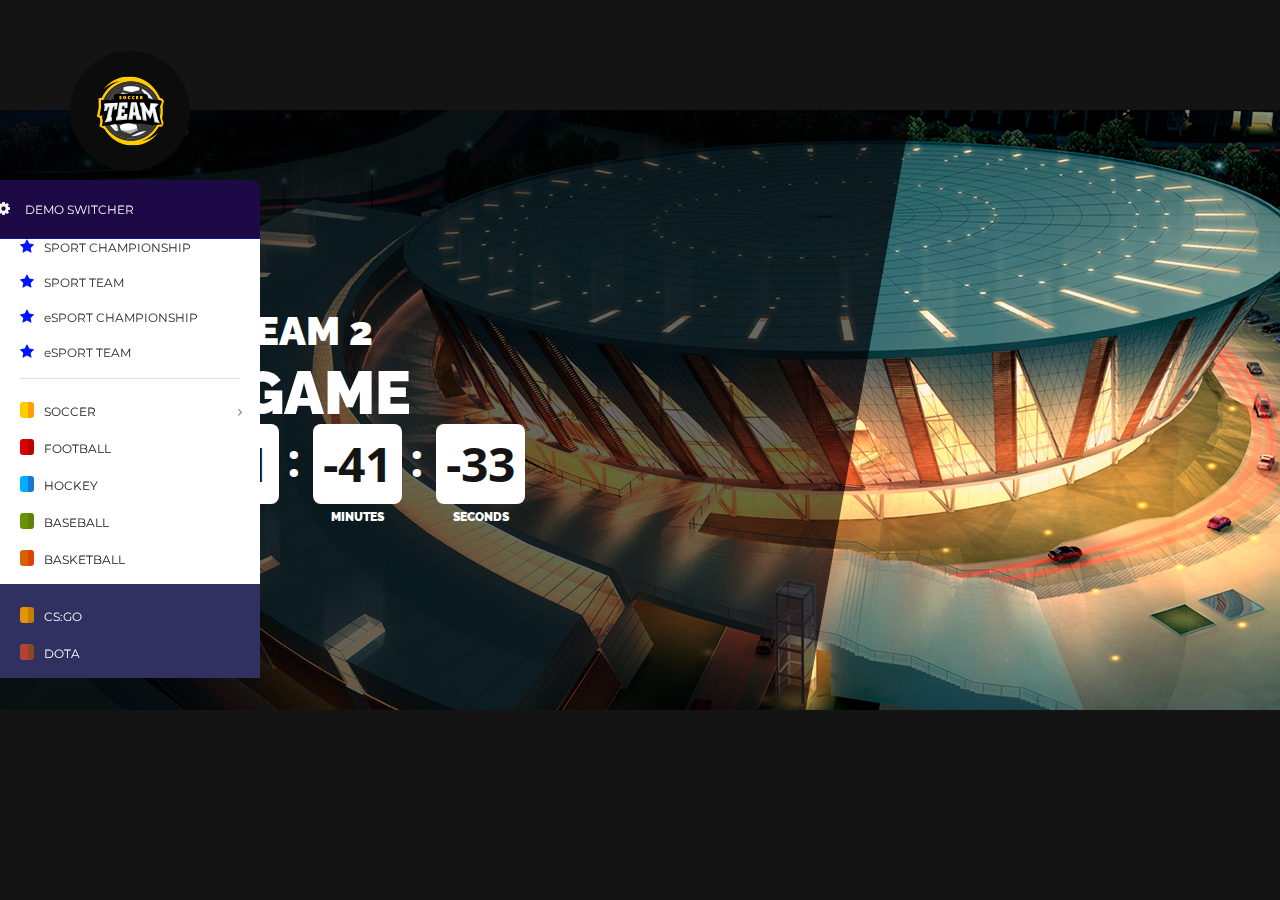
<file: coming-soon.html>
<!DOCTYPE html>
<html lang="en">

<head>
    <meta charset="utf-8">
    <meta http-equiv="X-UA-Compatible" content="IE=edge" />
    <meta name="description" content="" />
    <meta name="keywords" content="" />
    <meta name="viewport" content="width=device-width,initial-scale=1">
    <title>Team HTML</title>
    <link href="https://fonts.googleapis.com/css?family=Montserrat%7COpen+Sans:700,400%7CRaleway:400,800,900" rel="stylesheet" />
    <link rel="icon" href="favicon.ico" type="image/x-icon">
    <link href="css/library/bootstrap.css" rel="stylesheet" type="text/css" />
    <link href="dev-assets/preloader-default.css" rel="stylesheet" type="text/css" />
    <link href="dev-assets/demo-switcher.css" rel="stylesheet" type="text/css" />
    

    <link href="css-min/soccer.min.css" rel="stylesheet" type="text/css" />
      <!--   <link href="css-min/hockey.min.css" rel="stylesheet" type="text/css" />
    <link href="css-min/basketball.min.css" rel="stylesheet" type="text/css" />
    <link href="css-min/football.min.css" rel="stylesheet" type="text/css" />
    <link href="css-min/baseball.min.css" rel="stylesheet" type="text/css" />
    <link href="css-min/dota.min.css" rel="stylesheet" type="text/css" />
    <link href="css-min/csgo.min.css" rel="stylesheet" type="text/css" />
    
    All libraries included in this css, concating rules in /grunt/cssmin.js
    Use grunt default task for creating this files
    
    -->
</head>

<body class="coming-page">

    

    <!--COMMING WRAP BEGIN-->
<div class="coming-wrap">
    <div class="container">
        <div class="row">
            <div class="col-md-12">
                <a href="index.html" class="error-logo"><img src="images/soccer/coming-logo.png" alt="coming-logo"></a>
            </div>
        </div>
    </div>	
    <div class="coming-title">
        <div class="container">
            <div class="row">
                <div class="col-md-12">
                    <span class="small-text">Team 1 - Team 2</span>
                    <span class="big-text">final game</span>
                </div>                                        
                <div class="counter" data-date="2024-03-06T00:00:00"> <!-- Set the correct date here -->
                    <ul>
                        <li>
                            <div class="digit days"></div>
                            <div class="descr">Days</div>
                        </li>
                        <li>
                            <div class="digit hours"></div>
                            <div class="descr">Hours</div>
                        </li>
                        <li>
                            <div class="digit minutes"></div>
                            <div class="descr">Minutes</div>
                        </li>
                        <li>
                            <div class="digit seconds"></div>
                            <div class="descr">Seconds</div>
                        </li>
                    </ul>
                </div>
            </div>
        </div>
    </div>
</div>
</div>

<script>
// Get the target date from data-date attribute
var targetDate = new Date(document.querySelector('.counter').getAttribute('data-date'));

// Function to update the countdown
function updateCountdown() {
    var currentDate = new Date();
    var difference = targetDate - currentDate;

    var days = Math.floor(difference / (1000 * 60 * 60 * 24));
    var hours = Math.floor((difference % (1000 * 60 * 60 * 24)) / (1000 * 60 * 60));
    var minutes = Math.floor((difference % (1000 * 60 * 60)) / (1000 * 60));
    var seconds = Math.floor((difference % (1000 * 60)) / 1000);

    // Update the HTML elements
    document.querySelector('.digit.days').innerText = days;
    document.querySelector('.digit.hours').innerText = hours;
    document.querySelector('.digit.minutes').innerText = minutes;
    document.querySelector('.digit.seconds').innerText = seconds;
}

// Update the countdown every second
setInterval(updateCountdown, 1000);

// Initial call to update countdown immediately
updateCountdown();
</script>
    <script type="text/javascript" src="js/library/jquery.js"></script>
<script type="text/javascript" src="js/library/jquery-ui.js"></script>
<script type="text/javascript" src="js/library/bootstrap.js"></script>
<script type="text/javascript" src="js/library/jquery.sticky.js"></script>
<script type="text/javascript" src="js/library/jquery.jcarousel.js"></script>
<script type="text/javascript" src="js/library/jcarousel.connected-carousels.js"></script>
<script type="text/javascript" src="js/library/owl.carousel.js"></script>
<script type="text/javascript" src="js/library/progressbar.js"></script>
<script type="text/javascript" src="js/library/jquery.bracket.min.js"></script>
<script type="text/javascript" src="js/library/chartist.js"></script>
<script type="text/javascript" src="js/library/Chart.js"></script>
<script type="text/javascript" src="js/library/fancySelect.js"></script>
<script type="text/javascript" src="js/library/isotope.pkgd.js"></script>
<script type="text/javascript" src="js/library/imagesloaded.pkgd.js"></script>

<script type="text/javascript" src="js/jquery.team-coundown.js"></script>
<script type="text/javascript" src="js/matches-slider.js"></script>
<script type="text/javascript" src="js/header.js"></script>
<script type="text/javascript" src="js/matches_broadcast_listing.js"></script>
<script type="text/javascript" src="js/news-line.js"></script>
<script type="text/javascript" src="js/match_galery.js"></script>
<script type="text/javascript" src="js/main-club-gallery.js"></script>
<script type="text/javascript" src="js/product-slider.js"></script>
<script type="text/javascript" src="js/circle-bar.js"></script>
<script type="text/javascript" src="js/standings.js"></script>
<script type="text/javascript" src="js/shop-price-filter.js"></script>
<script type="text/javascript" src="js/timeseries.js"></script>
<script type="text/javascript" src="js/radar.js"></script>
<script type="text/javascript" src="js/slider.js"></script>
<script type="text/javascript" src="js/preloader.js"></script>
<script type="text/javascript" src="js/diagram.js"></script>
<script type="text/javascript" src="js/bi-polar-diagram.js"></script>
<script type="text/javascript" src="js/label-placement-diagram.js"></script>
<script type="text/javascript" src="js/donut-chart.js"></script>
<script type="text/javascript" src="js/animate-donut.js"></script>
<script type="text/javascript" src="js/advanced-smil.js"></script>
<script type="text/javascript" src="js/svg-path.js"></script>
<script type="text/javascript" src="js/pick-circle.js"></script>
<script type="text/javascript" src="js/horizontal-bar.js"></script>
<script type="text/javascript" src="js/gauge-chart.js"></script>
<script type="text/javascript" src="js/stacked-bar.js"></script>

<script type="text/javascript" src="js/library/chartist-plugin-legend.js"></script>
<script type="text/javascript" src="js/library/chartist-plugin-threshold.js"></script>
<script type="text/javascript" src="js/library/chartist-plugin-pointlabels.js"></script>

<script type="text/javascript" src="js/treshold.js"></script>
<script type="text/javascript" src="js/visible.js"></script>
<script type="text/javascript" src="js/anchor.js"></script>
<script type="text/javascript" src="js/landing_carousel.js"></script>
<script type="text/javascript" src="js/landing_sport_standings.js"></script>
<script type="text/javascript" src="js/twitterslider.js"></script>
<script type="text/javascript" src="js/champions.js"></script>
<script type="text/javascript" src="js/landing_mainnews_slider.js"></script>
<script type="text/javascript" src="js/carousel.js"></script>
<script type="text/javascript" src="js/video_slider.js"></script>
<script type="text/javascript" src="js/footer_slides.js"></script>
<script type="text/javascript" src="js/player_test.js"></script>

<script type="text/javascript" src="js/main.js"></script>

	<!--DEMO SWITCHER BEGIN-->
<a class="demo-switcher-small-button">
    <i class="fa fa-cog fa-spin fa-fw margin-bottom"></i>
</a>
<div class="demo-switcher"> 
    <div class="switcher-header">
        <p><i class="fa fa-cog fa-spin fa-fw" aria-hidden="true"></i>demo switcher</p>
    </div>
    <div class="switcher-menu">
        <div class="special-list">
            <h3>New demos</h3>
            <ul>
                <li><a href="sport-championship-landing.html" data-scheme="csgo"><i class="fa fa-star" aria-hidden="true"></i>sport championship</a></li>
                <li><a href="sport-team-landing.html" data-scheme="csgo"><i class="fa fa-star" aria-hidden="true"></i>sport team</a></li>
                <li class="small-letter"><a href="esport-championship-landing.html" data-scheme="csgo"><i class="fa fa-star" aria-hidden="true"></i><p>eSport championship</p></a></li>
                <li class="small-letter"><a href="esport-team-landing.html" data-scheme="csgo"><i class="fa fa-star" aria-hidden="true"></i><p>eSport team</p></a></li>
            </ul>
        </div>
        <ul class="light-list demo-swith">
            <li><a href="indexa369.html?scheme=soccer" data-scheme="soccer"><span class="soccer"></span>Soccer</a></li>
            <li><a href="index70c2.html?scheme=amfootball" data-scheme="amfootball"><span class="football"></span>Football</a></li>
            <li><a href="index075a.html?scheme=hockey" data-scheme="hockey"><span class="hockey"></span>Hockey</a></li>
            <li><a href="indexc4b0.html?scheme=baseball" data-scheme="baseball"><span class="baseball"></span>Baseball</a></li>
            <li><a href="index9439.html?scheme=basketball" data-scheme="basketball"><span class="basketball"></span>Basketball</a></li>
        </ul>
        <ul class="dark-list demo-swith">
            <li><a href="index8bc9.html?scheme=csgo" data-scheme="csgo"><span class="csgo"></span>CS:GO</a></li>
            <li><a href="indexd51a.html?scheme=dota" data-scheme="dota"><span class="dota"></span>DOTA</a></li>
        </ul>
    </div>
</div>
<!--DEMO SWITCHER END-->

<script type="text/javascript" src="dev-assets/demo-switcher.js"></script>
</body>


</html>
</file>
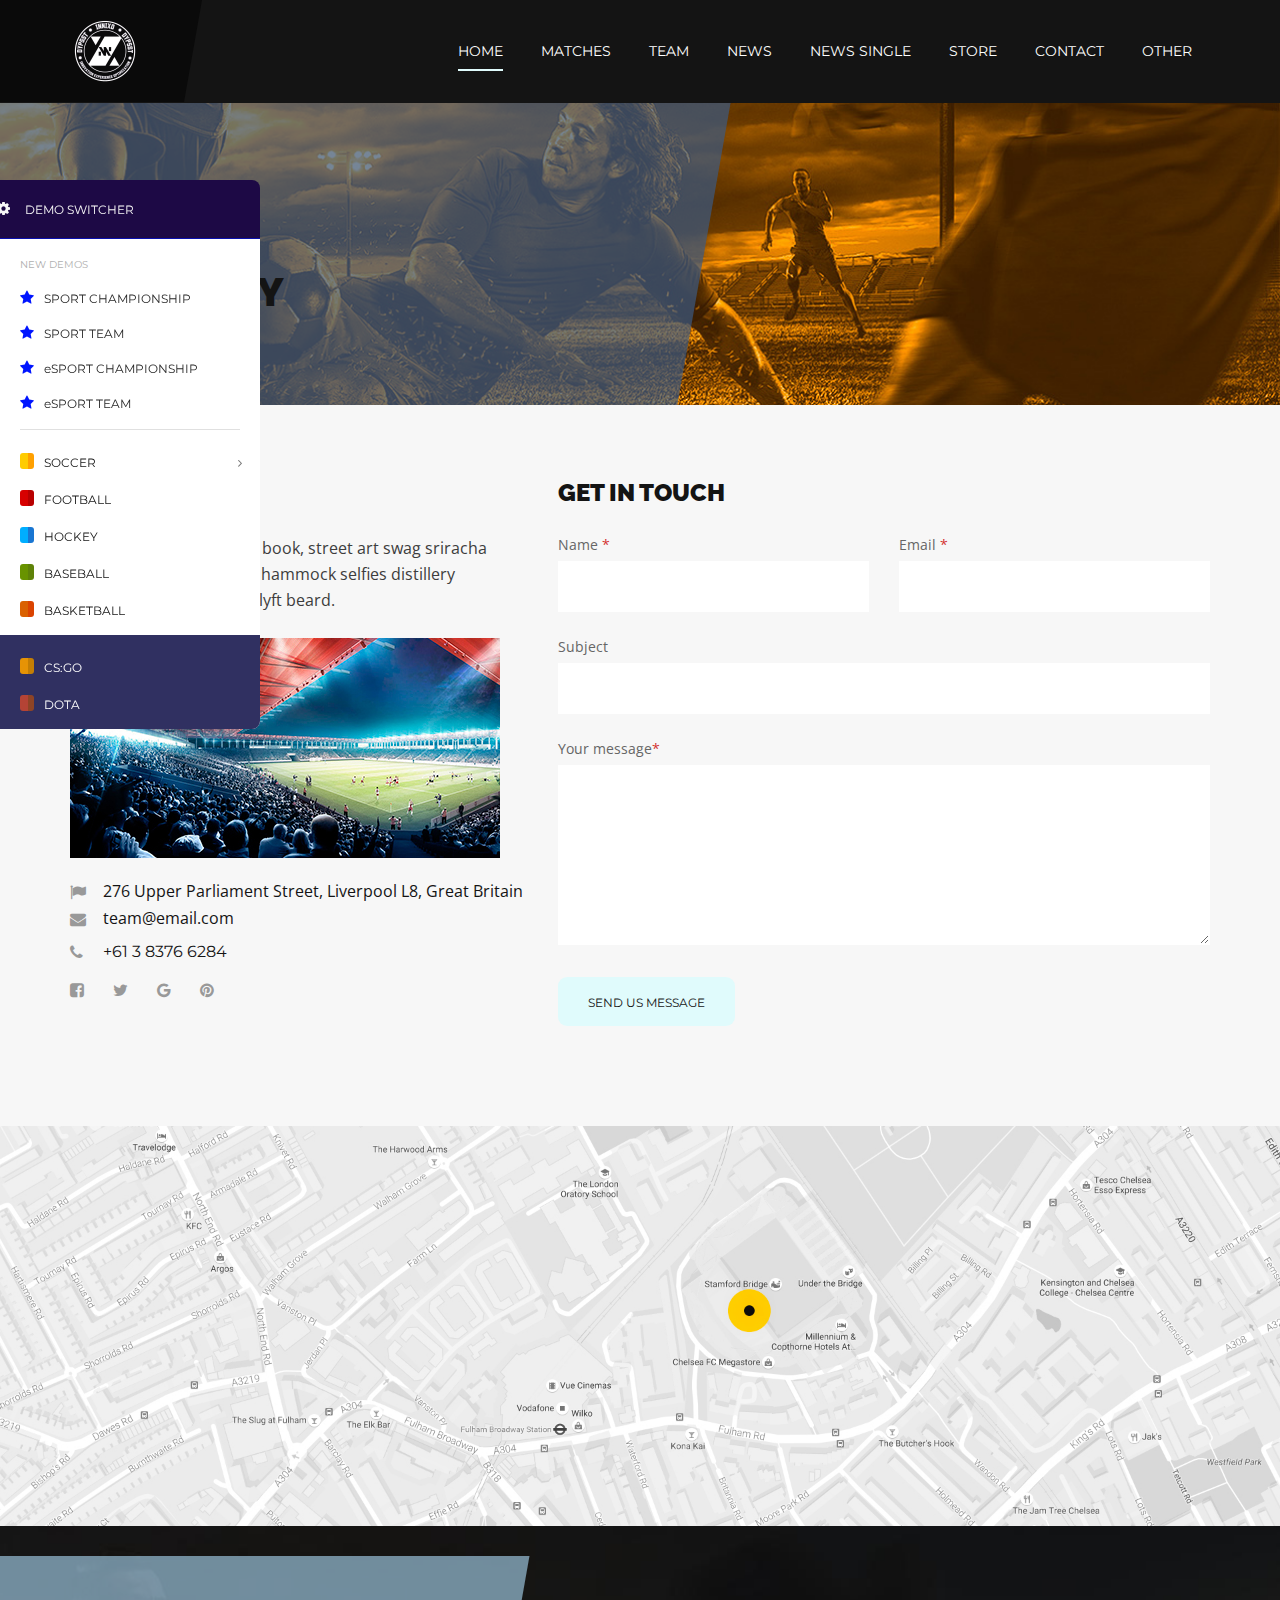
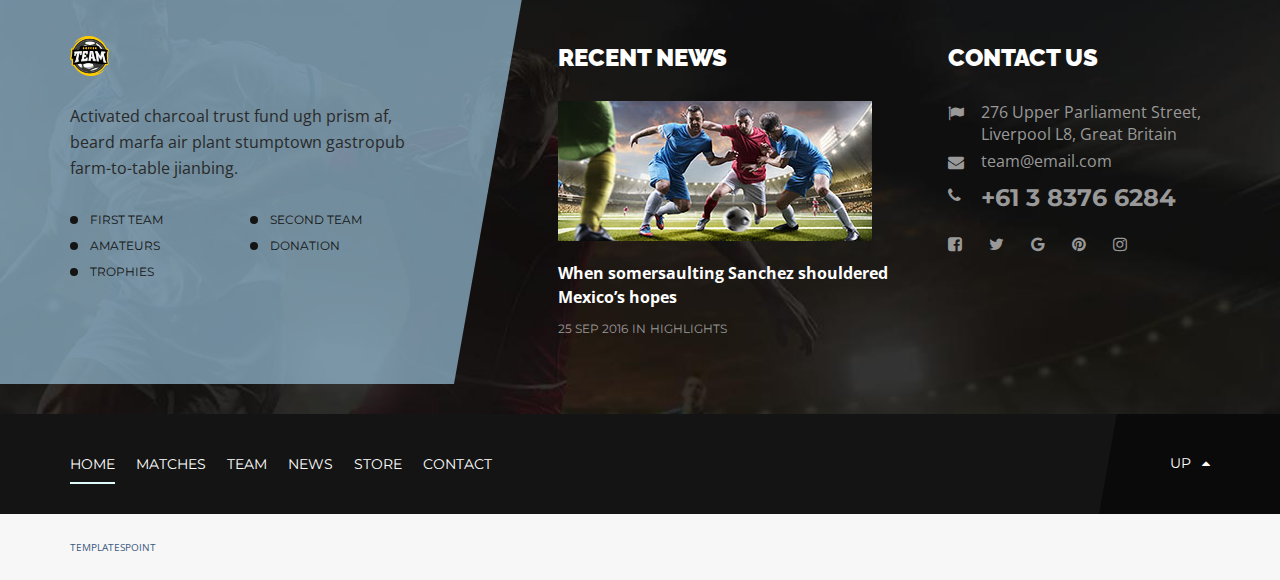
<file: contacts.html>
<!DOCTYPE html>
<html lang="en">

<head>
    <meta charset="utf-8">
    <meta http-equiv="X-UA-Compatible" content="IE=edge" />
    <meta name="description" content="" />
    <meta name="keywords" content="" />
    <meta name="viewport" content="width=device-width,initial-scale=1">
    <title>Team HTML</title>
    <link href="https://fonts.googleapis.com/css?family=Montserrat%7COpen+Sans:700,400%7CRaleway:400,800,900" rel="stylesheet" />
    <link rel="icon" href="favicon.ico" type="image/x-icon">
    <link href="css/library/bootstrap.css" rel="stylesheet" type="text/css" />
    <link href="dev-assets/preloader-default.css" rel="stylesheet" type="text/css" />
    <link href="dev-assets/demo-switcher.css" rel="stylesheet" type="text/css" />
    

    <link href="css-min/soccer.min.css" rel="stylesheet" type="text/css" />
       <!--  <link href="css-min/hockey.min.css" rel="stylesheet" type="text/css" />
    <link href="css-min/basketball.min.css" rel="stylesheet" type="text/css" />
    <link href="css-min/football.min.css" rel="stylesheet" type="text/css" />
    <link href="css-min/baseball.min.css" rel="stylesheet" type="text/css" />
    <link href="css-min/dota.min.css" rel="stylesheet" type="text/css" />
    <link href="css-min/csgo.min.css" rel="stylesheet" type="text/css" />
    
    All libraries included in this css, concating rules in /grunt/cssmin.js
    Use grunt default task for creating this files
    
    -->
</head>

<body>

	<div class="preloader-wrapper" id="preloader">
    <div class="motion-line dark-big"></div>
    <div class="motion-line yellow-big"></div>
    <div class="motion-line dark-small"></div>
    <div class="motion-line yellow-normal"></div>
    <div class="motion-line yellow-small1"></div>
    <div class="motion-line yellow-small2"></div>
</div>

    

    


    <!--MAIN MENU WRAP BEGIN-->
<div class="main-menu-wrap sticky-menu">
    <div class="container">
        <a href="index.html" class="custom-logo-link"><img src="images/soccer/logo.png" alt="logo" class="custom-logo"></a>
        <button type="button" class="navbar-toggle collapsed" data-toggle="collapse" data-target="#team-menu" aria-expanded="false">
            <span class="sr-only">Toggle navigation</span>
            <span class="icon-bar"></span>
            <span class="icon-bar"></span>
            <span class="icon-bar"></span>
        </button>
        <nav class="navbar">
            <div class="collapse navbar-collapse" id="team-menu">
                <ul class="main-menu nav">
                    <li class="active">
                        <a href="index.html"><span>Home</span></a>

                    </li>
                    <li>
                        <a href="matches.html"><span>Matches</span></a>
                        <ul>
                            <li>
                                <a href="standing-cup.html"><span>Standings<i class="fa fa-long-arrow-right" aria-hidden="true"></i></span></a>
                                <ul>
                                    <li><a href="standings.html"><span>championship</span></a></li>
                                </ul>
                            </li>
                            <li><a href="club-stats.html"><span>club stats</span></a></li>
                            <li><a href="match-live.html"><span>match live</span></a></li>
                            <li><a href="broadcasts.html"><span>broadcasts</span></a></li>
                            <li><a href="upcoming-match.html"><span>upcoming match</span></a></li>
                            <li>
                                <a href="championships-archive.html"><span>championships archive<i class="fa fa-long-arrow-right" aria-hidden="true"></i></span></a>
                                <ul>
                                    <li><a href="championship.html"><span>championship information</span></a></li>
                                </ul>	
                            </li>
                            <li><a href="live-text-stream.html"><span>Text stream</span></a></li>
                        </ul>
                    </li>
                    <li>
                        <a href="staff.html"><span>Team</span></a>
                        <ul>
                            <li><a href="player.html"><span>player first page</span></a></li>
                            <li><a href="player-second-page.html"><span>player second page</span></a></li>
                        </ul>
                    </li>
                    <li><a href="news.html"><span>News</span></a></li>
                    <li><a href="news-single.html"><span>News Single</span></a></li>
                    <li><a href="store.html"><span>Store</span></a></li>
                    <li><a href="contacts.html"><span>Contact</span></a></li>
                    <li>
                        <a href="#other"><span>other</span></a>
                        <ul>
                            <li><a href="404.html"><span>404</span></a></li>
                            <li><a href="offline.html"><span>offline</span></a></li>
                            <li><a href="coming-soon.html"><span>comming soon</span></a></li>
                            <li><a href="search.html"><span>search</span></a></li>
                            <li><a href="donations.html"><span>donations</span></a></li>
                            <li><a href="trophies.html"><span>trophies</span></a></li>
                            <li><a href="about-club.html"><span>about club</span></a></li>

                        </ul>
                    </li>	
                </ul>
            </div>       
        </nav>
    </div>
</div>
<!--MAIN MENU WRAP END-->


    <!--BREADCRUMBS BEGIN-->
<section class="image-header">
    <div class="container">
        <div class="row">
            <div class="col-md-6">
                <div class="info">
                    <div class="wrap">
                        <ul class="breadcrumbs">
                            <li><a href="index.html">Main</a>/</li>
                            <li>Category</li>
                        </ul>
                        <h1>Category</h1>
                    </div>
                </div>
            </div>	
        </div>
    </div>
</section>
<!--BREADCRUMBS END-->

    <!--CONTACT WRAP BEGIN-->
<section class="contacts-wrap">
    <div class="container">
        <div class="row">
            <div class="col-md-5">
                <h4>Head office</h4>	
                <p>Selvage mixtape coloring book, street art swag sriracha activated charcoal vegan hammock selfies distillery wayfarers dreamcatcher lyft beard. </p>
                <div class="contact-office-img">
                    <img class="img-responsive" src="images/soccer/contact-office-img.jpg" alt="contact-office-img">	
                </div>
                <ul class="contact-list">
                    <li><i class="fa fa-flag" aria-hidden="true"></i><span>276 Upper Parliament Street, Liverpool L8, Great Britain</span></li>
                    <li><i class="fa fa-envelope" aria-hidden="true"></i><a href="mailto:team@email.com">team@email.com</a></li>
                    <li class="phone"><i class="fa fa-phone" aria-hidden="true"></i><span>+61 3 8376 6284</span></li>
                </ul>
                <ul class="contact-bar">
                    <li class="facebook"><a href="#"><i class="fa fa-facebook-square" aria-hidden="true"></i></a></li>
                    <li class="twitter"><a href="#"><i class="fa fa-twitter" aria-hidden="true"></i></a></li>
                    <li class="google"><a href="#"><i class="fa fa-google" aria-hidden="true"></i></a></li>
                    <li class="pinterest"><a href="#"><i class="fa fa-pinterest" aria-hidden="true"></i></a></li>
                </ul>
            </div>
            <div class="col-md-7">
                <h4>Get in touch</h4>	
                <div class="leave-comment-wrap">
                    <form>								
                        <div class="row">
                            <div class="col-md-6">
                                <div class="item">
                                    <label>
                                        <span>Name <i>*</i></span>
                                        <input type="text" name="name">
                                    </label>
                                </div>	
                            </div>
                            <div class="col-md-6">
                                <div class="item">
                                    <label>
                                        <span>Email <i>*</i></span>
                                        <input type="email" name="email">
                                    </label>
                                </div>	
                            </div>
                            <div class="col-md-12">
                                <div class="item">
                                    <label>
                                        <span>Subject</span>
                                        <input type="text" name="subjects">
                                    </label>
                                </div>	
                            </div>
                            <div class="col-md-12">
                                <div class="item">
                                    <label>
                                        <span>Your message<i>*</i></span>
                                        <textarea></textarea>
                                    </label>
                                </div>
                            </div>
                            <div class="col-md-12">
                                <button class="comment-submit">Send us message</button>
                            </div>
                        </div>
                    </form>
                </div>
            </div>
        </div>
    </div>
    <div class="contacts-map">
        <img class="img-responsive" src="images/soccer/contacts-map.jpg" alt="contacts-map">
    </div>
</section>
<!--CONTACT WRAP END-->

    <!--FOOTER BEGIN-->
<footer class="footer">
    <div class="wrapper-overfllow">
        <div class="container">
            <div class="row">
                <div class="col-md-4 col-sm-12">
                    <div class="footer-left">
                        <div class="wrap">
                            <a href="index.html" class="foot-logo"><img src="images/soccer/footer-logo.png" alt="footer-logo"></a>
                            <p>Activated charcoal trust fund ugh prism af, beard marfa air plant stumptown gastropub farm-to-table jianbing.</p>
                            <ul class="foot-left-menu">
                                <li><a href="staff.html">First team</a></li>
                                <li><a href="staff.html">Second team</a></li>
                                <li><a href="amateurs.html">Amateurs</a></li>
                                <li><a href="donations.html">Donation</a></li>
                                <li><a href="trophies.html">trophies</a></li>
                            </ul>
                        </div>
                    </div>
                </div>
                <div class="col-md-4 col-sm-12 col-lg-offset-1">
                    <div class="foot-news">
                        <h4>Recent news</h4>
                        <div class="item">
                            <a href="news.html" class="image"><img class="img-responsive" src="images/soccer/foot-news-img.jpg" alt="news-image"></a>
                            <a href="news.html" class="name">When somersaulting Sanchez shouldered Mexico’s hopes</a>
                            <a href="news.html" class="date">25 Sep 2016</a>
                            <span class="separator">in</span>
                            <a href="news.html" class="category">Highlights</a>
                        </div>
                    </div>
                </div>
                <div class=" col-lg-3 col-md-4 col-sm-12">
                    <div class="foot-contact">
                        <h4>Contact us</h4>
                        <ul class="contact-list">
                            <li><i class="fa fa-flag" aria-hidden="true"></i><span>276 Upper Parliament Street, Liverpool L8, Great Britain</span></li>
                            <li><i class="fa fa-envelope" aria-hidden="true"></i><a href="mailto:team@email.com">team@email.com</a></li>
                            <li class="phone"><i class="fa fa-phone" aria-hidden="true"></i><span>+61 3 8376 6284</span></li>
                        </ul>
                        <ul class="socials">
                            <li><a href="#"><i class="fa fa-facebook-square" aria-hidden="true"></i></a></li>
                            <li><a href="#"><i class="fa fa-twitter" aria-hidden="true"></i></a></li>
                            <li><a href="#"><i class="fa fa-google" aria-hidden="true"></i></a></li>
                            <li><a href="#"><i class="fa fa-pinterest" aria-hidden="true"></i></a></li>
                            <li><a href="#"><i class="fa fa-instagram" aria-hidden="true"></i></a></li>
                        </ul>
                    </div>
                </div>
            </div>
        </div>
    </div>
    <div class="footer-menu-wrap">
        <div class="container">
            <div class="row">
                <div class="col-md-12">
                    <ul class="footer-menu">
                        <li class="active"><a href="index.html"><span>Home</span></a></li>
                        <li><a href="matches.html"><span>Matches</span></a></li>
                        <li><a href="staff.html"><span>Team</span></a></li>
                        <li><a href="news.html"><span>News</span></a></li>
                        <li><a href="store.html"><span>Store</span></a></li>
                        <li><a href="contacts.html"><span>Contact</span></a></li>
                    </ul>	
                    <a href="#top" class="foot-up"><span>up <i class="fa fa-caret-up" aria-hidden="true"></i></span></a>
                </div>
            </div>
        </div>
    </div>
    <div class="footer-bottom">
        <div class="container">
            <div class="row">
                <div class="col-xs-6">
                    <div class="copyrights">
                        <a target="_blank" href="http://www.templatespoint.net">TemplatesPoint</a>
                    </div>
                </div>
                <div class="col-xs-6">
                    <div class="created">
                        
                    </div>
                </div>
            </div>
        </div>
    </div>
</footer>
<!--FOOTER END-->

    <script type="text/javascript" src="js/library/jquery.js"></script>
<script type="text/javascript" src="js/library/jquery-ui.js"></script>
<script type="text/javascript" src="js/library/bootstrap.js"></script>
<script type="text/javascript" src="js/library/jquery.sticky.js"></script>
<script type="text/javascript" src="js/library/jquery.jcarousel.js"></script>
<script type="text/javascript" src="js/library/jcarousel.connected-carousels.js"></script>
<script type="text/javascript" src="js/library/owl.carousel.js"></script>
<script type="text/javascript" src="js/library/progressbar.js"></script>
<script type="text/javascript" src="js/library/jquery.bracket.min.js"></script>
<script type="text/javascript" src="js/library/chartist.js"></script>
<script type="text/javascript" src="js/library/Chart.js"></script>
<script type="text/javascript" src="js/library/fancySelect.js"></script>
<script type="text/javascript" src="js/library/isotope.pkgd.js"></script>
<script type="text/javascript" src="js/library/imagesloaded.pkgd.js"></script>

<script type="text/javascript" src="js/jquery.team-coundown.js"></script>
<script type="text/javascript" src="js/matches-slider.js"></script>
<script type="text/javascript" src="js/header.js"></script>
<script type="text/javascript" src="js/matches_broadcast_listing.js"></script>
<script type="text/javascript" src="js/news-line.js"></script>
<script type="text/javascript" src="js/match_galery.js"></script>
<script type="text/javascript" src="js/main-club-gallery.js"></script>
<script type="text/javascript" src="js/product-slider.js"></script>
<script type="text/javascript" src="js/circle-bar.js"></script>
<script type="text/javascript" src="js/standings.js"></script>
<script type="text/javascript" src="js/shop-price-filter.js"></script>
<script type="text/javascript" src="js/timeseries.js"></script>
<script type="text/javascript" src="js/radar.js"></script>
<script type="text/javascript" src="js/slider.js"></script>
<script type="text/javascript" src="js/preloader.js"></script>
<script type="text/javascript" src="js/diagram.js"></script>
<script type="text/javascript" src="js/bi-polar-diagram.js"></script>
<script type="text/javascript" src="js/label-placement-diagram.js"></script>
<script type="text/javascript" src="js/donut-chart.js"></script>
<script type="text/javascript" src="js/animate-donut.js"></script>
<script type="text/javascript" src="js/advanced-smil.js"></script>
<script type="text/javascript" src="js/svg-path.js"></script>
<script type="text/javascript" src="js/pick-circle.js"></script>
<script type="text/javascript" src="js/horizontal-bar.js"></script>
<script type="text/javascript" src="js/gauge-chart.js"></script>
<script type="text/javascript" src="js/stacked-bar.js"></script>

<script type="text/javascript" src="js/library/chartist-plugin-legend.js"></script>
<script type="text/javascript" src="js/library/chartist-plugin-threshold.js"></script>
<script type="text/javascript" src="js/library/chartist-plugin-pointlabels.js"></script>

<script type="text/javascript" src="js/treshold.js"></script>
<script type="text/javascript" src="js/visible.js"></script>
<script type="text/javascript" src="js/anchor.js"></script>
<script type="text/javascript" src="js/landing_carousel.js"></script>
<script type="text/javascript" src="js/landing_sport_standings.js"></script>
<script type="text/javascript" src="js/twitterslider.js"></script>
<script type="text/javascript" src="js/champions.js"></script>
<script type="text/javascript" src="js/landing_mainnews_slider.js"></script>
<script type="text/javascript" src="js/carousel.js"></script>
<script type="text/javascript" src="js/video_slider.js"></script>
<script type="text/javascript" src="js/footer_slides.js"></script>
<script type="text/javascript" src="js/player_test.js"></script>

<script type="text/javascript" src="js/main.js"></script>

	<!--DEMO SWITCHER BEGIN-->
<a class="demo-switcher-small-button">
    <i class="fa fa-cog fa-spin fa-fw margin-bottom"></i>
</a>
<div class="demo-switcher"> 
    <div class="switcher-header">
        <p><i class="fa fa-cog fa-spin fa-fw" aria-hidden="true"></i>demo switcher</p>
    </div>
    <div class="switcher-menu">
        <div class="special-list">
            <h3>New demos</h3>
            <ul>
                <li><a href="sport-championship-landing.html" data-scheme="csgo"><i class="fa fa-star" aria-hidden="true"></i>sport championship</a></li>
                <li><a href="sport-team-landing.html" data-scheme="csgo"><i class="fa fa-star" aria-hidden="true"></i>sport team</a></li>
                <li class="small-letter"><a href="esport-championship-landing.html" data-scheme="csgo"><i class="fa fa-star" aria-hidden="true"></i><p>eSport championship</p></a></li>
                <li class="small-letter"><a href="esport-team-landing.html" data-scheme="csgo"><i class="fa fa-star" aria-hidden="true"></i><p>eSport team</p></a></li>
            </ul>
        </div>
        <ul class="light-list demo-swith">
            <li><a href="indexa369.html?scheme=soccer" data-scheme="soccer"><span class="soccer"></span>Soccer</a></li>
            <li><a href="index70c2.html?scheme=amfootball" data-scheme="amfootball"><span class="football"></span>Football</a></li>
            <li><a href="index075a.html?scheme=hockey" data-scheme="hockey"><span class="hockey"></span>Hockey</a></li>
            <li><a href="indexc4b0.html?scheme=baseball" data-scheme="baseball"><span class="baseball"></span>Baseball</a></li>
            <li><a href="index9439.html?scheme=basketball" data-scheme="basketball"><span class="basketball"></span>Basketball</a></li>
        </ul>
        <ul class="dark-list demo-swith">
            <li><a href="index8bc9.html?scheme=csgo" data-scheme="csgo"><span class="csgo"></span>CS:GO</a></li>
            <li><a href="indexd51a.html?scheme=dota" data-scheme="dota"><span class="dota"></span>DOTA</a></li>
        </ul>
    </div>
</div>
<!--DEMO SWITCHER END-->

<script type="text/javascript" src="dev-assets/demo-switcher.js"></script>
</body>


</html>
</file>
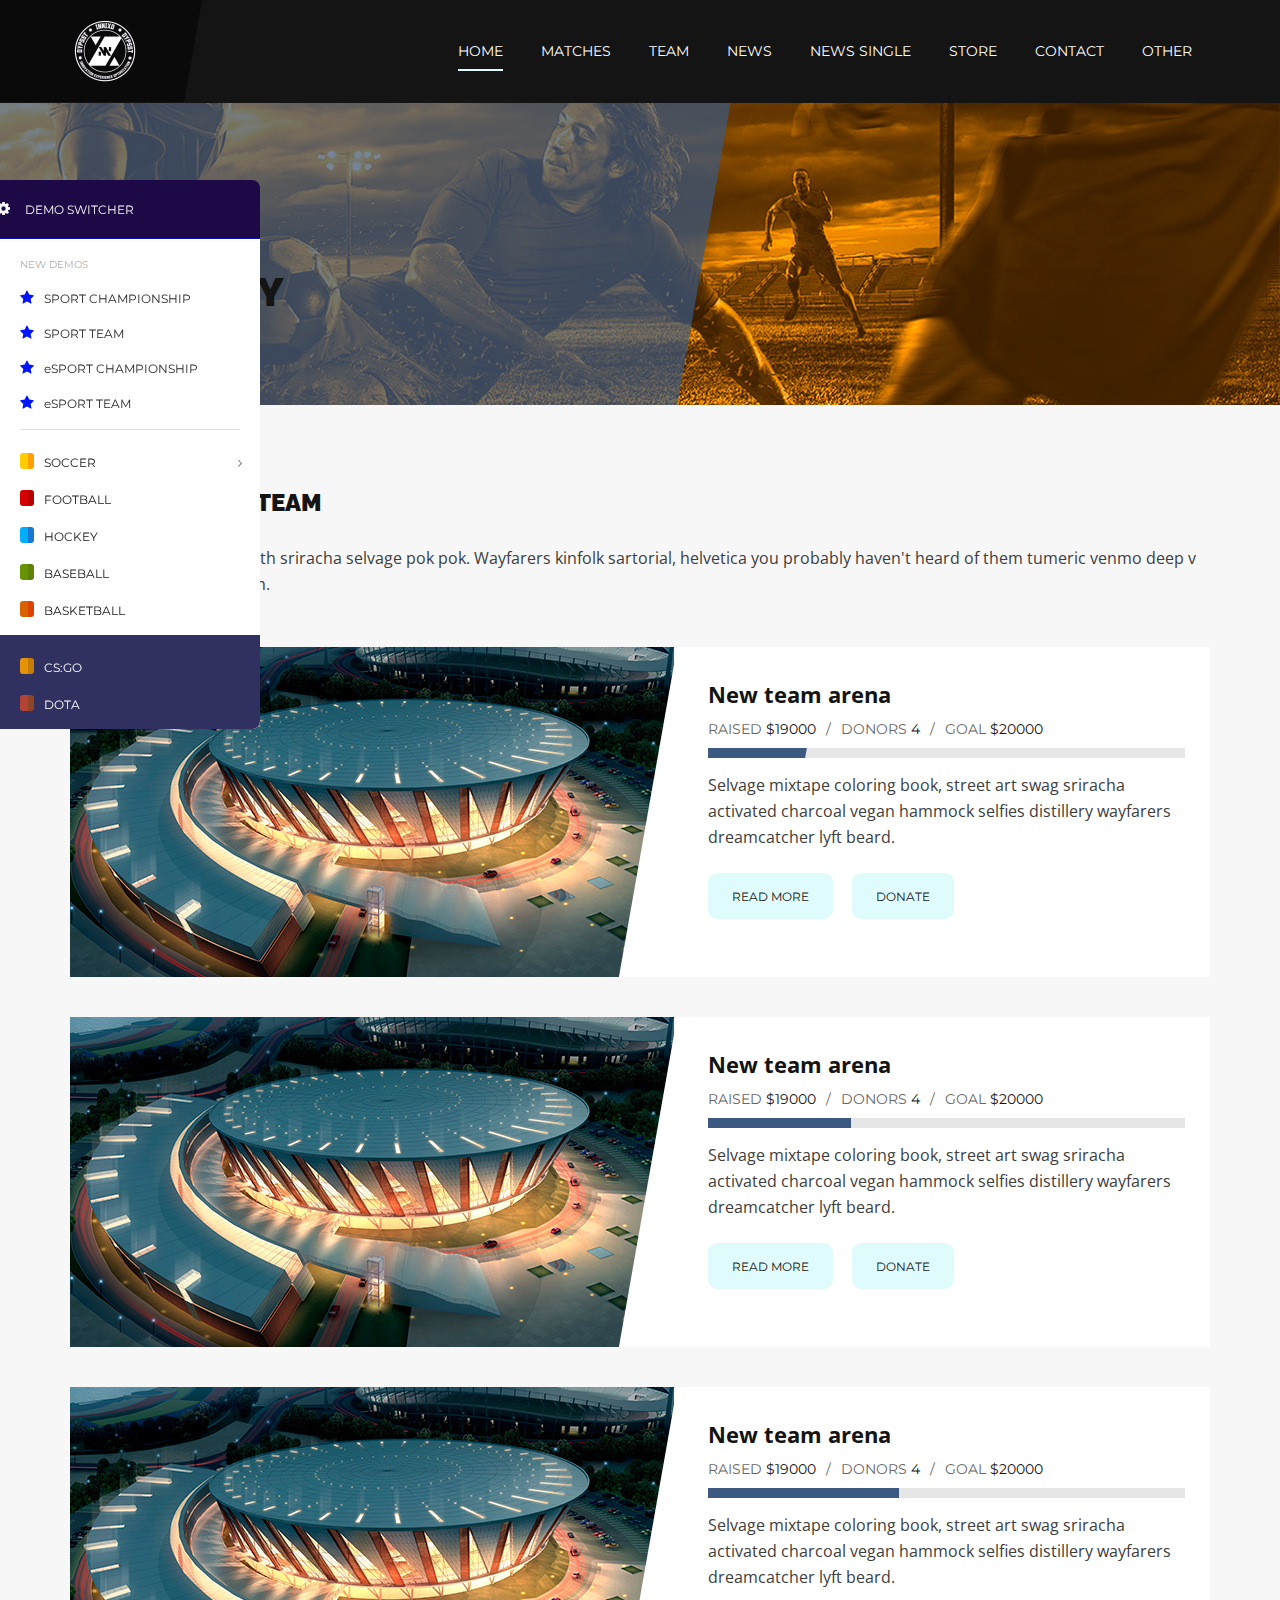
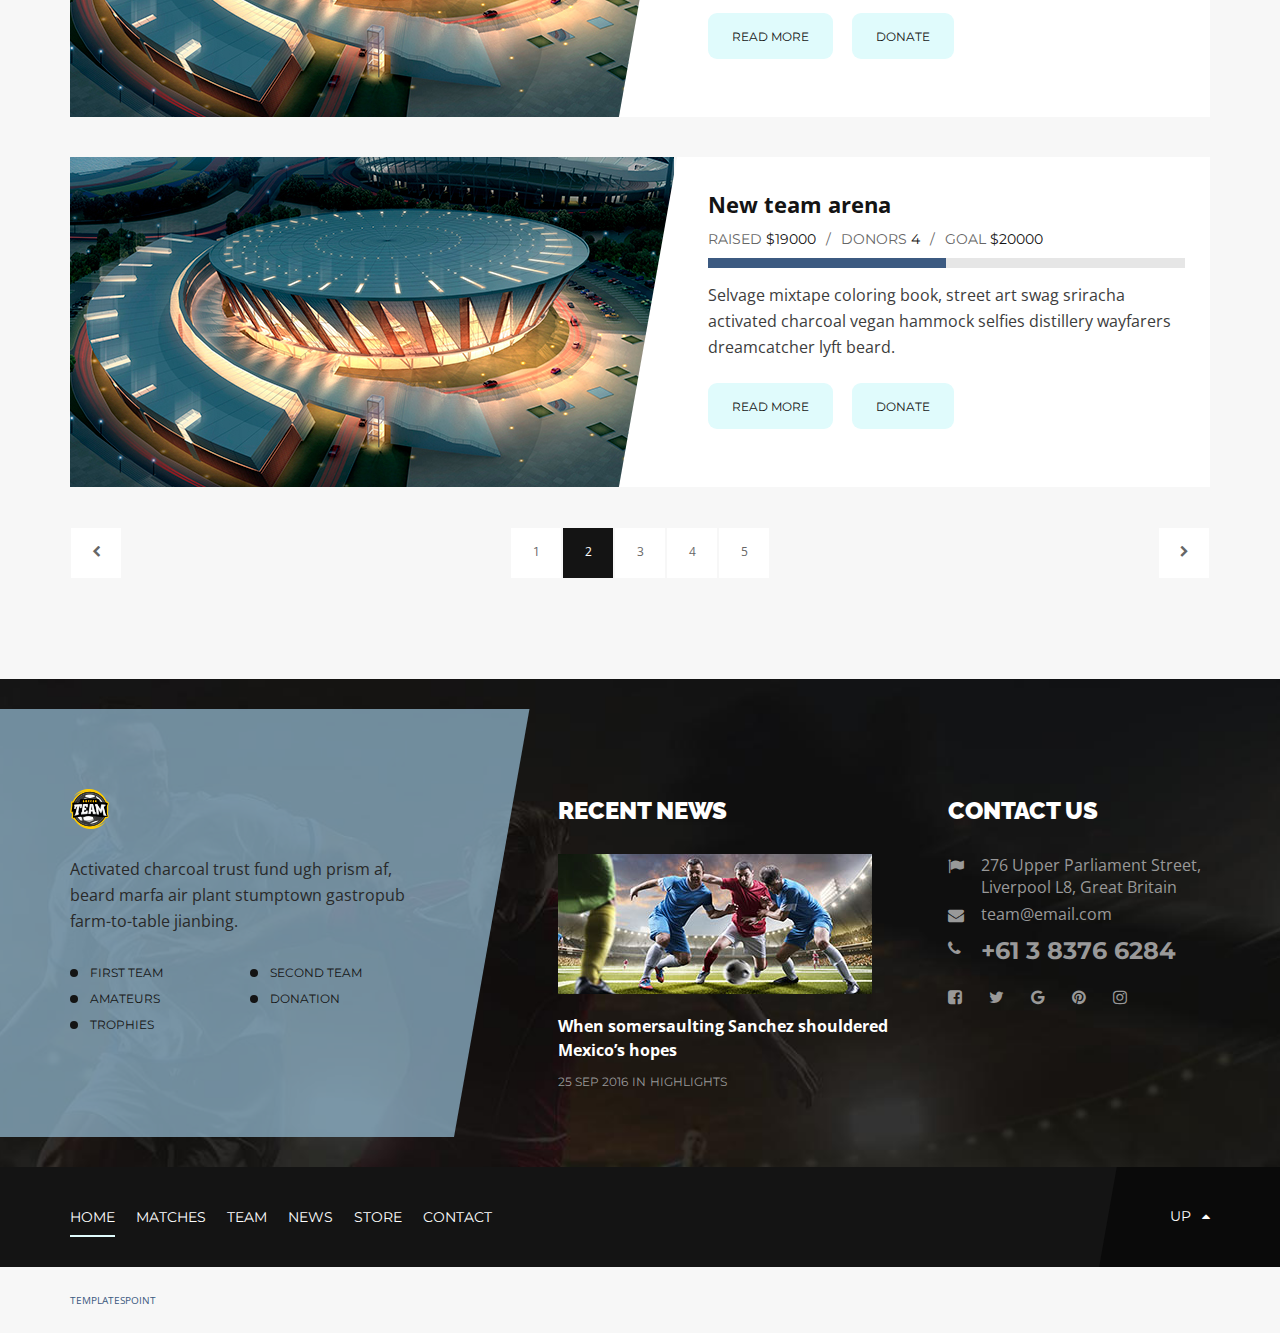
<file: donations.html>
<!DOCTYPE html>
<html lang="en">

<head>
    <meta charset="utf-8">
    <meta http-equiv="X-UA-Compatible" content="IE=edge" />
    <meta name="description" content="" />
    <meta name="keywords" content="" />
    <meta name="viewport" content="width=device-width,initial-scale=1">
    <title>Team HTML</title>
    <link href="https://fonts.googleapis.com/css?family=Montserrat%7COpen+Sans:700,400%7CRaleway:400,800,900" rel="stylesheet" />
    <link rel="icon" href="favicon.ico" type="image/x-icon">
    <link href="css/library/bootstrap.css" rel="stylesheet" type="text/css" />
    <link href="dev-assets/preloader-default.css" rel="stylesheet" type="text/css" />
    <link href="dev-assets/demo-switcher.css" rel="stylesheet" type="text/css" />
    
  
    <link href="css-min/soccer.min.css" rel="stylesheet" type="text/css" />
      <!--   <link href="css-min/hockey.min.css" rel="stylesheet" type="text/css" />
    <link href="css-min/basketball.min.css" rel="stylesheet" type="text/css" />
    <link href="css-min/football.min.css" rel="stylesheet" type="text/css" />
    <link href="css-min/baseball.min.css" rel="stylesheet" type="text/css" />
    <link href="css-min/dota.min.css" rel="stylesheet" type="text/css" />
    <link href="css-min/csgo.min.css" rel="stylesheet" type="text/css" />
    
    All libraries included in this css, concating rules in /grunt/cssmin.js
    Use grunt default task for creating this files
    
    -->
</head>

<body>

	<div class="preloader-wrapper" id="preloader">
    <div class="motion-line dark-big"></div>
    <div class="motion-line yellow-big"></div>
    <div class="motion-line dark-small"></div>
    <div class="motion-line yellow-normal"></div>
    <div class="motion-line yellow-small1"></div>
    <div class="motion-line yellow-small2"></div>
</div>

    

    


    <!--MAIN MENU WRAP BEGIN-->
<div class="main-menu-wrap sticky-menu">
    <div class="container">
        <a href="index.html" class="custom-logo-link"><img src="images/soccer/logo.png" alt="logo" class="custom-logo"></a>
        <button type="button" class="navbar-toggle collapsed" data-toggle="collapse" data-target="#team-menu" aria-expanded="false">
            <span class="sr-only">Toggle navigation</span>
            <span class="icon-bar"></span>
            <span class="icon-bar"></span>
            <span class="icon-bar"></span>
        </button>
        <nav class="navbar">
            <div class="collapse navbar-collapse" id="team-menu">
                <ul class="main-menu nav">
                    <li class="active">
                        <a href="index.html"><span>Home</span></a>

                    </li>
                    <li>
                        <a href="matches.html"><span>Matches</span></a>
                        <ul>
                            <li>
                                <a href="standing-cup.html"><span>Standings<i class="fa fa-long-arrow-right" aria-hidden="true"></i></span></a>
                                <ul>
                                    <li><a href="standings.html"><span>championship</span></a></li>
                                </ul>
                            </li>
                            <li><a href="club-stats.html"><span>club stats</span></a></li>
                            <li><a href="match-live.html"><span>match live</span></a></li>
                            <li><a href="broadcasts.html"><span>broadcasts</span></a></li>
                            <li><a href="upcoming-match.html"><span>upcoming match</span></a></li>
                            <li>
                                <a href="championships-archive.html"><span>championships archive<i class="fa fa-long-arrow-right" aria-hidden="true"></i></span></a>
                                <ul>
                                    <li><a href="championship.html"><span>championship information</span></a></li>
                                </ul>	
                            </li>
                            <li><a href="live-text-stream.html"><span>Text stream</span></a></li>
                        </ul>
                    </li>
                    <li>
                        <a href="staff.html"><span>Team</span></a>
                        <ul>
                            <li><a href="player.html"><span>player first page</span></a></li>
                            <li><a href="player-second-page.html"><span>player second page</span></a></li>
                        </ul>
                    </li>
                    <li><a href="news.html"><span>News</span></a></li>
                    <li><a href="news-single.html"><span>News Single</span></a></li>
                    <li><a href="store.html"><span>Store</span></a></li>
                    <li><a href="contacts.html"><span>Contact</span></a></li>
                    <li>
                        <a href="#other"><span>other</span></a>
                        <ul>
                            <li><a href="404.html"><span>404</span></a></li>
                            <li><a href="offline.html"><span>offline</span></a></li>
                            <li><a href="coming-soon.html"><span>comming soon</span></a></li>
                            <li><a href="search.html"><span>search</span></a></li>
                            <li><a href="donations.html"><span>donations</span></a></li>
                            <li><a href="trophies.html"><span>trophies</span></a></li>
                            <li><a href="about-club.html"><span>about club</span></a></li>

                        </ul>
                    </li>
                    	
                </ul>
            </div>       
        </nav>
    </div>
</div>
<!--MAIN MENU WRAP END-->


    <!--BREADCRUMBS BEGIN-->
<section class="image-header">
    <div class="container">
        <div class="row">
            <div class="col-md-6">
                <div class="info">
                    <div class="wrap">
                        <ul class="breadcrumbs">
                            <li><a href="index.html">Main</a>/</li>
                            <li>Category</li>
                        </ul>
                        <h1>Category</h1>
                    </div>
                </div>
            </div>	
        </div>
    </div>
</section>
<!--BREADCRUMBS END-->

    <!--DONATIONS WRAP BEGIN-->
<section class="donations-wrap">
    <div class="container">
        <div class="row">
            <div class="col-md-12">
                <h4>Support Your team</h4>
                <p>Pabst irony tattooed, synth sriracha selvage pok pok. Wayfarers kinfolk sartorial, helvetica you probably haven't heard of them tumeric venmo deep v mixtape semiotics brunch.</p>
            </div>
            <div class="col-md-12">
                <div class="donation-item">
                    <div class="row no-gutter equal-height">
                        <div class="col-md-7 col-sm-12">
                            <div class="img-wrap"><img class="img-responsive" src="images/soccer/donation-item-img.jpg" alt="donation-item"></div>
                        </div>
                        <div class="col-md-5 col-sm-12 position-relative">
                            <div class="info">
                                <div class="wrap">
                                    <div class="title">New team arena</div>
                                    <div class="progress-wrap">
                                        <ul class="details">
                                            <li>RAISED <span>$19000</span>/</li>
                                            <li>DONORS <span>4</span>/</li>
                                            <li>GOAL <span>$20000</span></li>
                                        </ul>
                                        <div class="progress-line">
                                            <div class="bar"></div>
                                        </div>
                                    </div>
                                    <p>Selvage mixtape coloring book, street art swag sriracha activated charcoal vegan hammock selfies distillery wayfarers dreamcatcher lyft beard.</p>
                                    <a href="#" class="btn small">Read more</a>
                                    <a href="#" class="btn small">Donate</a>
                                </div>
                            </div>
                        </div>
                    </div>
                </div>
                <div class="donation-item">
                    <div class="row no-gutter equal-height">
                        <div class="col-md-7 col-sm-12">
                            <div class="img-wrap"><img class="img-responsive" src="images/soccer/donation-item-img.jpg" alt="donation-item"></div>
                        </div>
                        <div class="col-md-5 col-sm-12 position-relative">
                            <div class="info">
                                <div class="wrap">
                                    <div class="title">New team arena</div>
                                    <div class="progress-wrap">
                                        <ul class="details">
                                            <li>RAISED <span>$19000</span>/</li>
                                            <li>DONORS <span>4</span>/</li>
                                            <li>GOAL <span>$20000</span></li>
                                        </ul>
                                        <div class="progress-line">
                                            <div class="bar-1" ></div>
                                        </div>
                                    </div>
                                    <p>Selvage mixtape coloring book, street art swag sriracha activated charcoal vegan hammock selfies distillery wayfarers dreamcatcher lyft beard.</p>
                                    <a href="#" class="btn small">Read more</a>
                                    <a href="#" class="btn small">Donate</a>
                                </div>
                            </div>
                        </div>
                    </div>
                </div>
                <div class="donation-item">
                    <div class="row no-gutter equal-height">
                        <div class="col-md-7 col-sm-12" >
                            <div class="img-wrap"><img class="img-responsive" src="images/soccer/donation-item-img.jpg" alt="donation-item"></div>
                        </div>
                        <div class="col-md-5 col-sm-12 position-relative" >
                            <div class="info">
                                <div class="wrap">
                                    <div class="title">New team arena</div>
                                    <div class="progress-wrap">
                                        <ul class="details">
                                            <li>RAISED <span>$19000</span>/</li>
                                            <li>DONORS <span>4</span>/</li>
                                            <li>GOAL <span>$20000</span></li>
                                        </ul>
                                        <div class="progress-line">
                                            <div class="bar-2" ></div>
                                        </div>
                                    </div>
                                    <p>Selvage mixtape coloring book, street art swag sriracha activated charcoal vegan hammock selfies distillery wayfarers dreamcatcher lyft beard.</p>
                                    <a href="#" class="btn small">Read more</a>
                                    <a href="#" class="btn small">Donate</a>
                                </div>
                            </div>
                        </div>
                    </div>
                </div>
                <div class="donation-item">
                    <div class="row no-gutter equal-height">
                        <div class="col-md-7 col-sm-12" >
                            <div class="img-wrap"><img class="img-responsive" src="images/soccer/donation-item-img.jpg" alt="donation-item"></div>
                        </div>
                        <div class="col-md-5 col-sm-12 position-relative" >
                            <div class="info">
                                <div class="wrap">
                                    <div class="title">New team arena</div>
                                    <div class="progress-wrap">
                                        <ul class="details">
                                            <li>RAISED <span>$19000</span>/</li>
                                            <li>DONORS <span>4</span>/</li>
                                            <li>GOAL <span>$20000</span></li>
                                        </ul>
                                        <div class="progress-line">
                                            <div class="bar-3" ></div>
                                        </div>
                                    </div>
                                    <p>Selvage mixtape coloring book, street art swag sriracha activated charcoal vegan hammock selfies distillery wayfarers dreamcatcher lyft beard.</p>
                                    <a href="#" class="btn small">Read more</a>
                                    <a href="#" class="btn small">Donate</a>
                                </div>
                            </div>
                        </div>
                    </div>
                </div>
                <div class="pagination-wrap">
                    <ul class="pagination">
                        <li><a href="#"><i class="fa fa-chevron-left" aria-hidden="true"></i></a></li>
                        <li><a href="#">1</a></li>
                        <li class="active"><a href="#">2</a></li>
                        <li><a href="#">3</a></li>
                        <li><a href="#">4</a></li>
                        <li><a href="#">5</a></li>
                        <li><a href="#"><i class="fa fa-chevron-right" aria-hidden="true"></i></a></li>
                    </ul>
                </div>
            </div>
        </div>
    </div>
</section>
<!--DONATIONS WRAP END-->

    <!--FOOTER BEGIN-->
<footer class="footer">
    <div class="wrapper-overfllow">
        <div class="container">
            <div class="row">
                <div class="col-md-4 col-sm-12">
                    <div class="footer-left">
                        <div class="wrap">
                            <a href="index.html" class="foot-logo"><img src="images/soccer/footer-logo.png" alt="footer-logo"></a>
                            <p>Activated charcoal trust fund ugh prism af, beard marfa air plant stumptown gastropub farm-to-table jianbing.</p>
                            <ul class="foot-left-menu">
                                <li><a href="staff.html">First team</a></li>
                                <li><a href="staff.html">Second team</a></li>
                                <li><a href="amateurs.html">Amateurs</a></li>
                                <li><a href="donations.html">Donation</a></li>
                                <li><a href="trophies.html">trophies</a></li>
                            </ul>
                        </div>
                    </div>
                </div>
                <div class="col-md-4 col-sm-12 col-lg-offset-1">
                    <div class="foot-news">
                        <h4>Recent news</h4>
                        <div class="item">
                            <a href="news.html" class="image"><img class="img-responsive" src="images/soccer/foot-news-img.jpg" alt="news-image"></a>
                            <a href="news.html" class="name">When somersaulting Sanchez shouldered Mexico’s hopes</a>
                            <a href="news.html" class="date">25 Sep 2016</a>
                            <span class="separator">in</span>
                            <a href="news.html" class="category">Highlights</a>
                        </div>
                    </div>
                </div>
                <div class=" col-lg-3 col-md-4 col-sm-12">
                    <div class="foot-contact">
                        <h4>Contact us</h4>
                        <ul class="contact-list">
                            <li><i class="fa fa-flag" aria-hidden="true"></i><span>276 Upper Parliament Street, Liverpool L8, Great Britain</span></li>
                            <li><i class="fa fa-envelope" aria-hidden="true"></i><a href="mailto:team@email.com">team@email.com</a></li>
                            <li class="phone"><i class="fa fa-phone" aria-hidden="true"></i><span>+61 3 8376 6284</span></li>
                        </ul>
                        <ul class="socials">
                            <li><a href="#"><i class="fa fa-facebook-square" aria-hidden="true"></i></a></li>
                            <li><a href="#"><i class="fa fa-twitter" aria-hidden="true"></i></a></li>
                            <li><a href="#"><i class="fa fa-google" aria-hidden="true"></i></a></li>
                            <li><a href="#"><i class="fa fa-pinterest" aria-hidden="true"></i></a></li>
                            <li><a href="#"><i class="fa fa-instagram" aria-hidden="true"></i></a></li>
                        </ul>
                    </div>
                </div>
            </div>
        </div>
    </div>
    <div class="footer-menu-wrap">
        <div class="container">
            <div class="row">
                <div class="col-md-12">
                    <ul class="footer-menu">
                        <li class="active"><a href="index.html"><span>Home</span></a></li>
                        <li><a href="matches.html"><span>Matches</span></a></li>
                        <li><a href="staff.html"><span>Team</span></a></li>
                        <li><a href="news.html"><span>News</span></a></li>
                        <li><a href="store.html"><span>Store</span></a></li>
                        <li><a href="contacts.html"><span>Contact</span></a></li>
                    </ul>	
                    <a href="#top" class="foot-up"><span>up <i class="fa fa-caret-up" aria-hidden="true"></i></span></a>
                </div>
            </div>
        </div>
    </div>
    <div class="footer-bottom">
        <div class="container">
            <div class="row">
                <div class="col-xs-6">
                    <div class="copyrights">
                        <a target="_blank" href="http://www.templatespoint.net">TemplatesPoint</a>
                    </div>
                </div>
                <div class="col-xs-6">
                    <div class="created">
                        
                    </div>
                </div>
            </div>
        </div>
    </div>
</footer>
<!--FOOTER END-->

    <script type="text/javascript" src="js/library/jquery.js"></script>
<script type="text/javascript" src="js/library/jquery-ui.js"></script>
<script type="text/javascript" src="js/library/bootstrap.js"></script>
<script type="text/javascript" src="js/library/jquery.sticky.js"></script>
<script type="text/javascript" src="js/library/jquery.jcarousel.js"></script>
<script type="text/javascript" src="js/library/jcarousel.connected-carousels.js"></script>
<script type="text/javascript" src="js/library/owl.carousel.js"></script>
<script type="text/javascript" src="js/library/progressbar.js"></script>
<script type="text/javascript" src="js/library/jquery.bracket.min.js"></script>
<script type="text/javascript" src="js/library/chartist.js"></script>
<script type="text/javascript" src="js/library/Chart.js"></script>
<script type="text/javascript" src="js/library/fancySelect.js"></script>
<script type="text/javascript" src="js/library/isotope.pkgd.js"></script>
<script type="text/javascript" src="js/library/imagesloaded.pkgd.js"></script>

<script type="text/javascript" src="js/jquery.team-coundown.js"></script>
<script type="text/javascript" src="js/matches-slider.js"></script>
<script type="text/javascript" src="js/header.js"></script>
<script type="text/javascript" src="js/matches_broadcast_listing.js"></script>
<script type="text/javascript" src="js/news-line.js"></script>
<script type="text/javascript" src="js/match_galery.js"></script>
<script type="text/javascript" src="js/main-club-gallery.js"></script>
<script type="text/javascript" src="js/product-slider.js"></script>
<script type="text/javascript" src="js/circle-bar.js"></script>
<script type="text/javascript" src="js/standings.js"></script>
<script type="text/javascript" src="js/shop-price-filter.js"></script>
<script type="text/javascript" src="js/timeseries.js"></script>
<script type="text/javascript" src="js/radar.js"></script>
<script type="text/javascript" src="js/slider.js"></script>
<script type="text/javascript" src="js/preloader.js"></script>
<script type="text/javascript" src="js/diagram.js"></script>
<script type="text/javascript" src="js/bi-polar-diagram.js"></script>
<script type="text/javascript" src="js/label-placement-diagram.js"></script>
<script type="text/javascript" src="js/donut-chart.js"></script>
<script type="text/javascript" src="js/animate-donut.js"></script>
<script type="text/javascript" src="js/advanced-smil.js"></script>
<script type="text/javascript" src="js/svg-path.js"></script>
<script type="text/javascript" src="js/pick-circle.js"></script>
<script type="text/javascript" src="js/horizontal-bar.js"></script>
<script type="text/javascript" src="js/gauge-chart.js"></script>
<script type="text/javascript" src="js/stacked-bar.js"></script>

<script type="text/javascript" src="js/library/chartist-plugin-legend.js"></script>
<script type="text/javascript" src="js/library/chartist-plugin-threshold.js"></script>
<script type="text/javascript" src="js/library/chartist-plugin-pointlabels.js"></script>

<script type="text/javascript" src="js/treshold.js"></script>
<script type="text/javascript" src="js/visible.js"></script>
<script type="text/javascript" src="js/anchor.js"></script>
<script type="text/javascript" src="js/landing_carousel.js"></script>
<script type="text/javascript" src="js/landing_sport_standings.js"></script>
<script type="text/javascript" src="js/twitterslider.js"></script>
<script type="text/javascript" src="js/champions.js"></script>
<script type="text/javascript" src="js/landing_mainnews_slider.js"></script>
<script type="text/javascript" src="js/carousel.js"></script>
<script type="text/javascript" src="js/video_slider.js"></script>
<script type="text/javascript" src="js/footer_slides.js"></script>
<script type="text/javascript" src="js/player_test.js"></script>

<script type="text/javascript" src="js/main.js"></script>
	<!--DEMO SWITCHER BEGIN-->
<a class="demo-switcher-small-button">
    <i class="fa fa-cog fa-spin fa-fw margin-bottom"></i>
</a>
<div class="demo-switcher"> 
    <div class="switcher-header">
        <p><i class="fa fa-cog fa-spin fa-fw" aria-hidden="true"></i>demo switcher</p>
    </div>
    <div class="switcher-menu">
        <div class="special-list">
            <h3>New demos</h3>
            <ul>
                <li><a href="sport-championship-landing.html" data-scheme="csgo"><i class="fa fa-star" aria-hidden="true"></i>sport championship</a></li>
                <li><a href="sport-team-landing.html" data-scheme="csgo"><i class="fa fa-star" aria-hidden="true"></i>sport team</a></li>
                <li class="small-letter"><a href="esport-championship-landing.html" data-scheme="csgo"><i class="fa fa-star" aria-hidden="true"></i><p>eSport championship</p></a></li>
                <li class="small-letter"><a href="esport-team-landing.html" data-scheme="csgo"><i class="fa fa-star" aria-hidden="true"></i><p>eSport team</p></a></li>
            </ul>
        </div>
        <ul class="light-list demo-swith">
            <li><a href="indexa369.html?scheme=soccer" data-scheme="soccer"><span class="soccer"></span>Soccer</a></li>
            <li><a href="index70c2.html?scheme=amfootball" data-scheme="amfootball"><span class="football"></span>Football</a></li>
            <li><a href="index075a.html?scheme=hockey" data-scheme="hockey"><span class="hockey"></span>Hockey</a></li>
            <li><a href="indexc4b0.html?scheme=baseball" data-scheme="baseball"><span class="baseball"></span>Baseball</a></li>
            <li><a href="index9439.html?scheme=basketball" data-scheme="basketball"><span class="basketball"></span>Basketball</a></li>
        </ul>
        <ul class="dark-list demo-swith">
            <li><a href="index8bc9.html?scheme=csgo" data-scheme="csgo"><span class="csgo"></span>CS:GO</a></li>
            <li><a href="indexd51a.html?scheme=dota" data-scheme="dota"><span class="dota"></span>DOTA</a></li>
        </ul>
    </div>
</div>
<!--DEMO SWITCHER END-->

<script type="text/javascript" src="dev-assets/demo-switcher.js"></script>
</body>


</html>
</file>
<file: dev-assets/preloader-default.css>
html, body { margin:0; padding:0; width:100%;}
div {margin:0; padding:0;}
* {box-sizing: border-box;}

.preloader-wrapper {
  position: fixed;
  width: 100%;
  height: 100%;
  z-index: 1000;
  background: #fff;
}
.preloader-wrapper .motion-line {
  height: 80%;
  top: 10%;
  display: flex;
  position: absolute;
  transform: skew(-10deg);
  margin: 0 10%;
}
.preloader-wrapper .dark-big {
  display: flex;
  background: #010364;
  width: 90%;
  z-index: 1;
  opacity: 0.90;
  left: -200%;
}
.preloader-wrapper .dark-small {
  display: flex;
  background: #1626ba;
  width: 35%;
  z-index: 2;
  left: -200%;
}
.preloader-wrapper .yellow-big {
  height: 85%;
  top: 7%;
  display: flex;
  width: 13%;
  z-index: 5;
  background-color: #4904a4;
  right: -200%;
}
.preloader-wrapper .yellow-normal {
  height: 85%;
  top: 7%;
  display: flex;
  width: 4%;
  z-index: 3;
  background-color: #0f1587;
  right: -200%;
}
.preloader-wrapper .yellow-small1 {
  height: 85%;
  top: 7%;
  display: flex;
  width: 1%;
  z-index: 3;
  background-color: #200564;
  right: -200%;
}
.preloader-wrapper .yellow-small2 {
  height: 85%;
  top: 7%;
  display: flex;
  width: 1%;
  z-index: 3;
  background-color: #453fef;
  right: -200%;
}
</file>
<file: dev-assets/demo-switcher.css>
.demo-switcher {
    position: fixed;
    top: 20%;
    min-width: 260px;
    left: 0;
    z-index: 99999;
    width: 180px;
    border-top-right-radius: 8px;
    border-bottom-right-radius: 8px;
    overflow: hidden;
}
.demo-switcher-small-button { 
    position: fixed;
    top: 20%;
    left: 0;
    z-index: 99999;
    background: #09033e;
    width: 40px;
    height: 40px;
    border-top-right-radius: 8px;
    border-bottom-right-radius: 8px;
    text-align: center;
    padding-top: 12px;
    cursor: pointer;
}

@media (max-width: 767px) {
    .demo-switcher { 
        top: 5%; 
    }
}

.demo-switcher-small-button:hover {
    background: "#ffcc00";
    transition: all 300ms;
}

.demo-switcher-small-button .fa.fa-cog { 
    color: #fff;
    font-size: 15px;
}
.demo-switcher .switcher-header { 
    background: #1d0945; 
    padding-top: 17px; 
    padding-bottom: 15px; 
    border-top-right-radius: 5px;
    z-index: 5;
    position: relative;
    cursor: pointer;
    border-bottom: 1px solid #0a10af;
}
.demo-switcher .switcher-header p { 
    color: #f7f7f7; 
    text-transform: uppercase; 
    margin: 0px; 
    font-family: "Montserrat"; 
    font-size: 12px; 
}
.demo-switcher .switcher-header p i { 
    color: #f7f7f7;
    font-size: 15px;
    margin-left: -6px;
    margin-right: 12px;
}

.demo-switcher .switcher-menu {
    position: relative;
    background: #fff;
}

.demo-switcher ul li {
    display: block;
    width: 100%;
    padding-bottom: 15px;
    position: relative;
}
.demo-switcher .dark-list { 
    background: #303061;
}
.demo-switcher .dark-list li a {
    color: #ffffff;
}
.demo-switcher .special-list h3 {
    padding: 20px 0 0 20px;
    margin: 0px;
    color: #afafaf;
    text-transform: uppercase;
    font-size: 10px;
    font-family: "Montserrat";
    font-weight: 400;
}
.demo-switcher .special-list a {
    color: #262626;
    padding: 7px 20px;
    width: 100%;
    display: block;
    transition: all .4ms;
}
.demo-switcher .special-list li {
    padding-bottom: 5px;
}
.demo-switcher .special-list a:hover {
    background: linear-gradient(to left, #f0f0f0, #fff);
}
.demo-switcher .special-list p {
    display: inline-block;
    margin: 0;
}
.demo-switcher .special-list ul {
    padding: 13px 0 7px 0;
    position: relative;
}
.demo-switcher .special-list ul:before {
    content: "";
    height: 1px;
    background: #e0e0e0;
    bottom: 0;
    left: 20px;
    right: 20px;
    position: absolute;
}
.demo-switcher .special-list li.small-letter p:first-letter{
    text-transform: lowercase;
}
.demo-switcher .special-list a i {
    color: #0015ff;
    font-size: 15px;
    padding-right: 10px;
}
.demo-switcher ul li a {
    font-weight: 400;
    text-transform: uppercase;
    color: #141414;
    font-size: 12px;
    font-family: "Montserrat";
}
.demo-switcher ul > li > a > span {
    height: 16px;
    width: 14px;
    margin-right: 10px;
    border-radius: 3px;
    float: left;
    margin-top: 3.2px;
    display: block;
}
.demo-switcher ul {
    padding-left: 20px;
    padding-top: 20px;
    padding-right: 20px;
}
.demo-switcher ul li a img {
    width: 30px;
    height: 30px;
    display: inline-block;
    margin-right: 5px;
    float: left;
}
.demo-switcher ul li.active a:before {
    color: #777777;
    content: "\f105";
    font-family: "FontAwesome";
    line-height: 26px;
    position: absolute;
    right: -2px;
    line-height: 26px;
}
.demo-switcher .soccer {
    background: linear-gradient(to right, #ffcc00, 60%, #ffa000 40% );
}
.demo-switcher .football {
    background: linear-gradient(to right, #d70000, 60%, #b80000 40% );
}
.demo-switcher .hockey {
    background: linear-gradient(to right, #00aeff, 60%, #1976d2 40% );
}
.demo-switcher .baseball {
    background: linear-gradient(to right, #689300, 60%, #5e8208 40% );
}
.demo-switcher .basketball {
    background: linear-gradient(to right, #da6100, 60%, #da4300 40% );
}
.demo-switcher .csgo {
    background: linear-gradient(to right, #e69305, 60%, #c47e04 40% );
}
.demo-switcher .dota {
    background: linear-gradient(to right, #b44335, 60%, #8e4426 40% );
}
</file>
